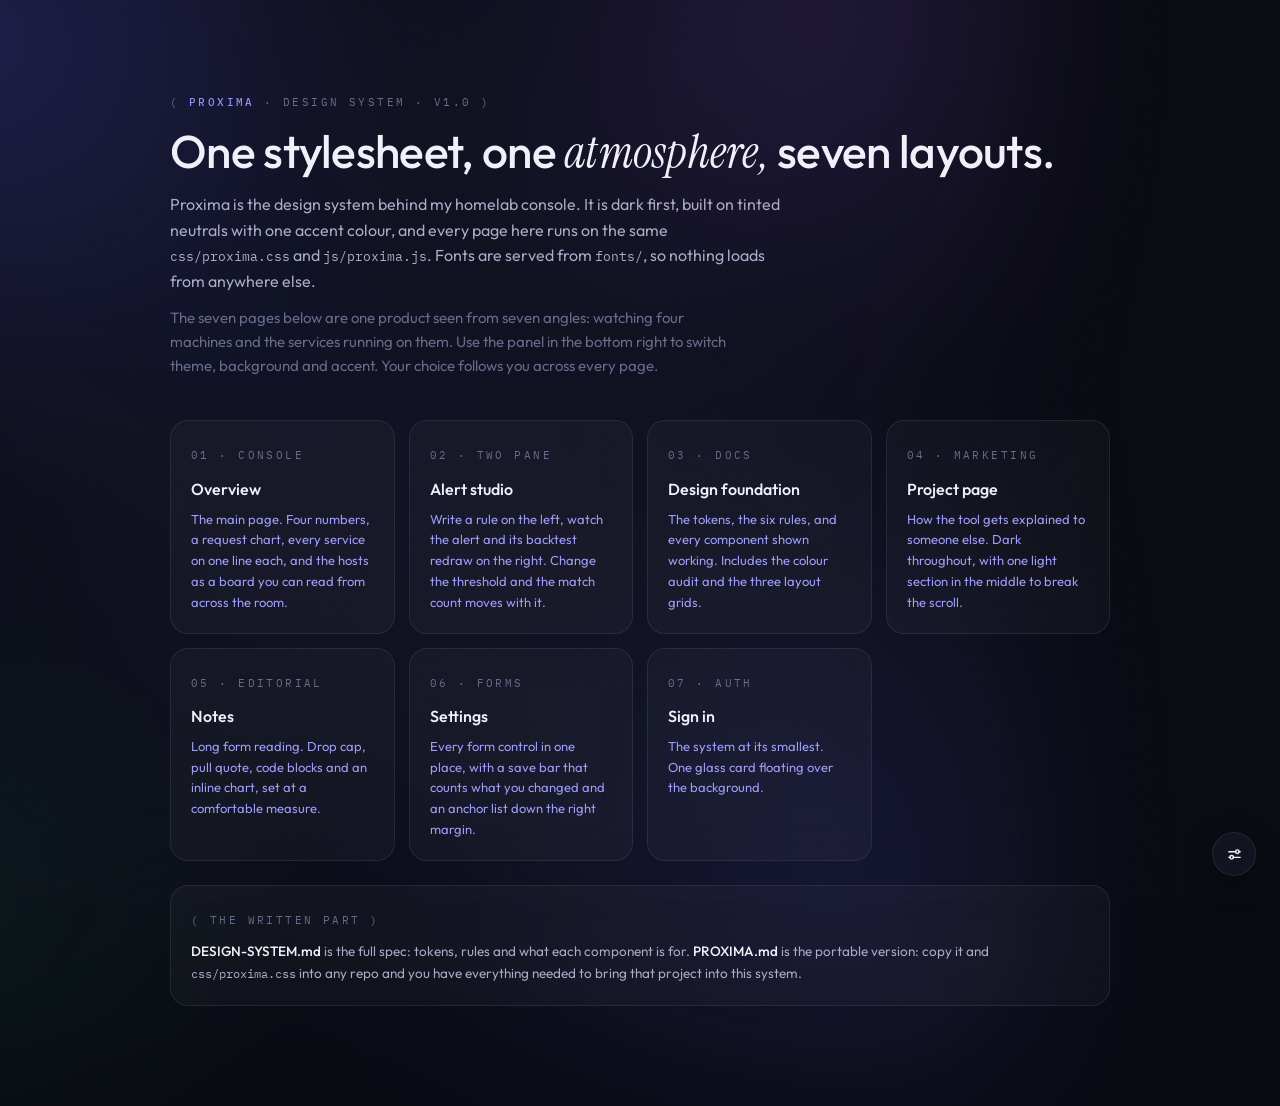
<file: index.html>
<!DOCTYPE html>
<html lang="en">

<head>
  <meta charset="utf-8">
  <meta name="viewport"
        content="width=device-width, initial-scale=1">
  <title>Proxima Design System</title>
  <link rel="stylesheet"
        href="css/proxima.css">
  <script>(function () { try { var h = document.documentElement, t = localStorage.getItem('proxima-theme'), a = localStorage.getItem('proxima-accent'), b = localStorage.getItem('proxima-bg'); if (t === 'light') h.classList.add('theme-light'); if (a && a !== 'indigo') h.classList.add('accent-' + a); if (b === 'flat') h.classList.add('bg-flat'); } catch (e) { } })();</script>
  <script src="js/proxima.js"
          defer></script>
</head>

<body>

  <canvas id="ink"
          width="1400"
          height="900"
          aria-hidden="true"></canvas>
  <div class="grain"
       aria-hidden="true"></div>

  <div style="position:relative;z-index:2;max-width:1000px;margin:0 auto;padding:60px 30px 100px">
    <div class="docs-hero"
         style="max-width:100%">
      <div class="eyebrow">( <b>PROXIMA</b> · DESIGN SYSTEM · v1.0 )</div>
      <h1>One stylesheet, one <em class="serif-em">atmosphere,</em> seven layouts.</h1>
      <p class="lede"
         style="margin-top:14px;font-size:16px;max-width:56ch">Proxima is the design system behind my homelab console.
        It is dark first, built on tinted neutrals with one accent colour, and every page here runs on the same <code
              style="font-family:var(--font-mono);font-size:13px">css/proxima.css</code> and <code
              style="font-family:var(--font-mono);font-size:13px">js/proxima.js</code>. Fonts are served from <code
              style="font-family:var(--font-mono);font-size:13px">fonts/</code>, so nothing loads from anywhere else.
      </p>
      <p class="lede"
         style="margin-top:12px;font-size:15px;max-width:56ch;color:var(--ink-low)">The seven pages below are one
        product seen from seven angles: watching four machines and the services running on them. Use the panel in the
        bottom right to switch theme, background and accent. Your choice follows you across every page.</p>
    </div>

    <div class="grid g3"
         style="margin-top:34px">
      <a class="card"
         href="dashboard.html"
         style="text-decoration:none">
        <span class="eyebrow">01 · CONSOLE</span>
        <h3 style="font-size:16px;font-weight:540;color:var(--ink-hi);margin:10px 0 6px">Overview</h3>
        <p style="font-size:13px">The main page. Four numbers, a request chart, every service on one line each, and the
          hosts as a board you can read from across the room.</p>
      </a>
      <a class="card"
         href="studio.html"
         style="text-decoration:none">
        <span class="eyebrow">02 · TWO PANE</span>
        <h3 style="font-size:16px;font-weight:540;color:var(--ink-hi);margin:10px 0 6px">Alert studio</h3>
        <p style="font-size:13px">Write a rule on the left, watch the alert and its backtest redraw on the right. Change
          the threshold and the match count moves with it.</p>
      </a>
      <a class="card"
         href="docs.html"
         style="text-decoration:none">
        <span class="eyebrow">03 · DOCS</span>
        <h3 style="font-size:16px;font-weight:540;color:var(--ink-hi);margin:10px 0 6px">Design foundation</h3>
        <p style="font-size:13px">The tokens, the six rules, and every component shown working. Includes the colour
          audit and the three layout grids.</p>
      </a>
      <a class="card"
         href="landing.html"
         style="text-decoration:none">
        <span class="eyebrow">04 · MARKETING</span>
        <h3 style="font-size:16px;font-weight:540;color:var(--ink-hi);margin:10px 0 6px">Project page</h3>
        <p style="font-size:13px">How the tool gets explained to someone else. Dark throughout, with one light section
          in the middle to break the scroll.</p>
      </a>
      <a class="card"
         href="article.html"
         style="text-decoration:none">
        <span class="eyebrow">05 · EDITORIAL</span>
        <h3 style="font-size:16px;font-weight:540;color:var(--ink-hi);margin:10px 0 6px">Notes</h3>
        <p style="font-size:13px">Long form reading. Drop cap, pull quote, code blocks and an inline chart, set at a
          comfortable measure.</p>
      </a>
      <a class="card"
         href="settings.html"
         style="text-decoration:none">
        <span class="eyebrow">06 · FORMS</span>
        <h3 style="font-size:16px;font-weight:540;color:var(--ink-hi);margin:10px 0 6px">Settings</h3>
        <p style="font-size:13px">Every form control in one place, with a save bar that counts what you changed and an
          anchor list down the right margin.</p>
      </a>
      <a class="card"
         href="login.html"
         style="text-decoration:none">
        <span class="eyebrow">07 · AUTH</span>
        <h3 style="font-size:16px;font-weight:540;color:var(--ink-hi);margin:10px 0 6px">Sign in</h3>
        <p style="font-size:13px">The system at its smallest. One glass card floating over the background.</p>
      </a>
    </div>

    <div class="card u-mt-3">
      <span class="eyebrow">( THE WRITTEN PART )</span>
      <p style="font-size:13.5px;margin-top:10px"><strong
                style="color:var(--ink-hi);font-weight:520">DESIGN-SYSTEM.md</strong> is the full spec: tokens, rules
        and what each component is for. <strong style="color:var(--ink-hi);font-weight:520">PROXIMA.md</strong> is the
        portable version: copy it and <code style="font-family:var(--font-mono);font-size:12px">css/proxima.css</code>
        into any repo and you have everything needed to bring that project into this system.</p>
    </div>
  </div>

  <div class="fab"
       id="fab">
    <div class="fab-panel"
         role="group"
         aria-label="Display options">
      <div class="fab-row"><span>Theme</span>
        <div class="fseg"
             role="group"
             aria-label="Theme"><button id="th-dark"
                  class="on"
                  type="button">Dark</button><button id="th-light"
                  type="button">Light</button></div>
      </div>
      <div class="fab-row"><span>Background</span>
        <div class="fseg"
             role="group"
             aria-label="Background"><button id="bg-ink"
                  class="on"
                  type="button">Ink</button><button id="bg-flat"
                  type="button">Flat</button></div>
      </div>
      <div class="fab-row"><span>Accent</span>
        <div class="fseg-dots"
             role="group"
             aria-label="Accent color">
          <button id="ac-indigo"
                  class="dot on"
                  style="--dc:#8D8DF5"
                  type="button"
                  aria-label="Indigo accent"></button>
          <button id="ac-teal"
                  class="dot"
                  style="--dc:#5FD3C8"
                  type="button"
                  aria-label="Teal accent"></button>
          <button id="ac-ember"
                  class="dot"
                  style="--dc:#F2A566"
                  type="button"
                  aria-label="Ember accent"></button>
          <button id="ac-lime"
                  class="dot"
                  style="--dc:#CFE763"
                  type="button"
                  aria-label="Lime accent"></button>
        </div>
      </div>
    </div>
    <button class="fab-btn"
            id="fab-toggle"
            type="button"
            aria-expanded="false"
            aria-label="Display options">
      <svg width="17"
           height="17"
           viewBox="0 0 24 24"
           fill="none"
           stroke="currentColor"
           stroke-width="2"
           stroke-linecap="round"
           aria-hidden="true">
        <path d="M4 8h10M18 8h2M4 16h2M10 16h10" />
        <circle cx="16"
                cy="8"
                r="2.5" />
        <circle cx="8"
                cy="16"
                r="2.5" />
      </svg>
    </button>
  </div>

</body>

</html>
</file>
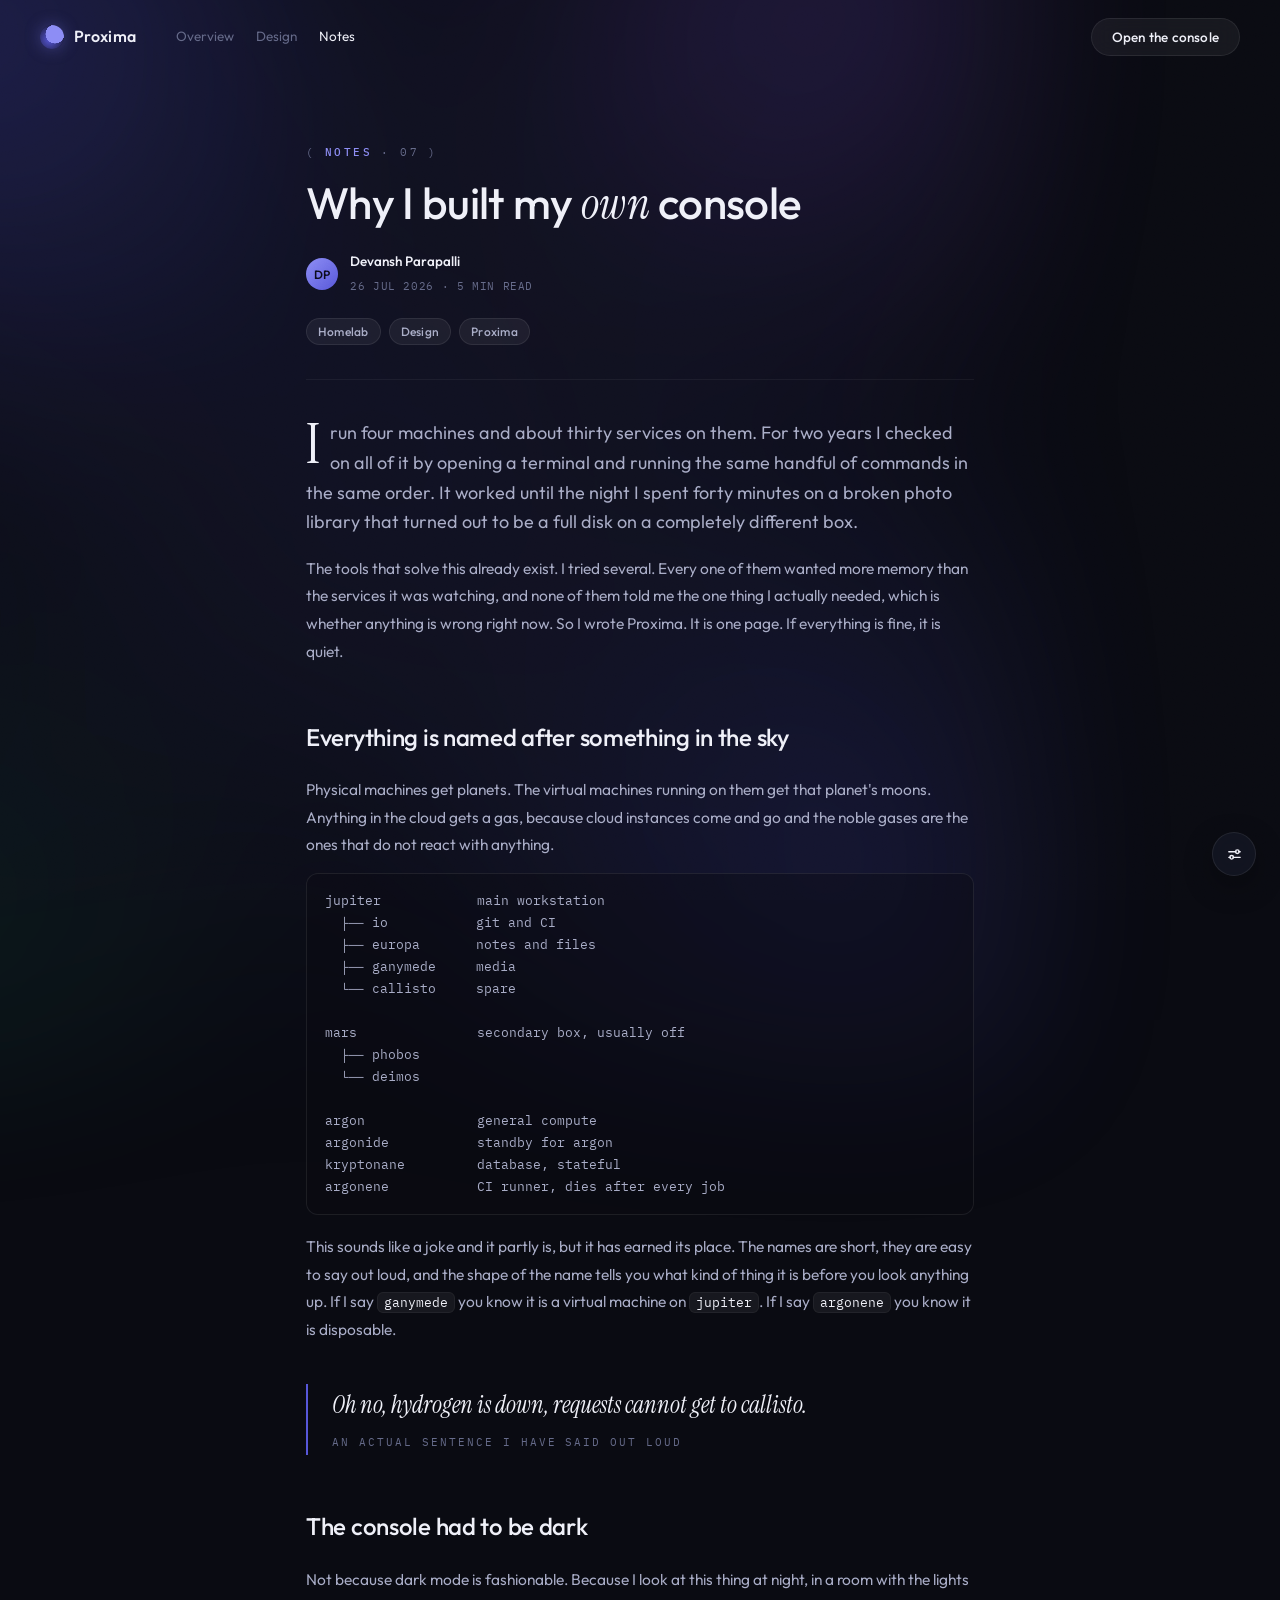
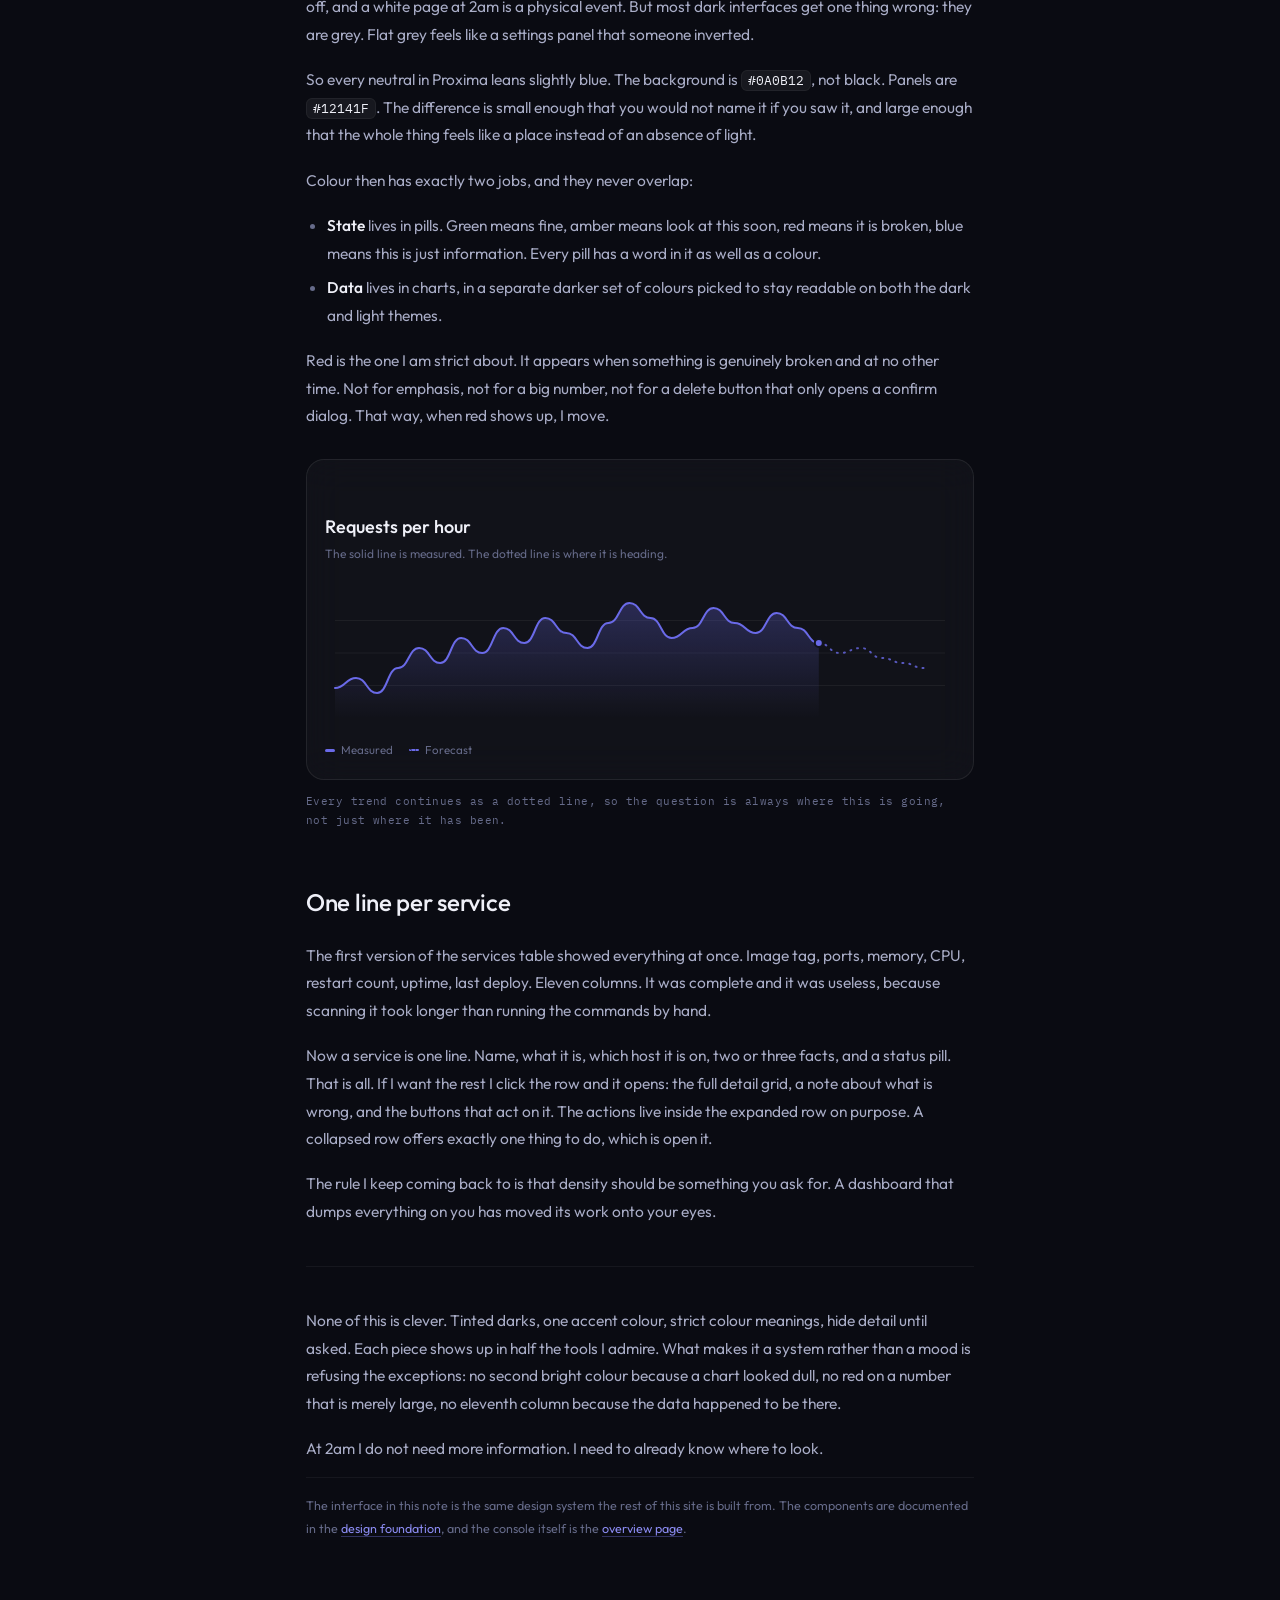
<file: article.html>
<!DOCTYPE html>
<html lang="en">
<head>
<meta charset="utf-8">
<meta name="viewport" content="width=device-width, initial-scale=1">
<title>Proxima · Why I built my own console</title>
<link rel="stylesheet" href="css/proxima.css">
<script>(function(){try{var h=document.documentElement,t=localStorage.getItem('proxima-theme'),a=localStorage.getItem('proxima-accent'),b=localStorage.getItem('proxima-bg');if(t==='light')h.classList.add('theme-light');if(a&&a!=='indigo')h.classList.add('accent-'+a);if(b==='flat')h.classList.add('bg-flat');}catch(e){}})();</script>
<script src="js/proxima.js" defer></script>
</head>
<body>

<canvas id="ink" width="1400" height="900" aria-hidden="true"></canvas>
<div class="grain" aria-hidden="true"></div>

<nav class="top">
  <a class="logo" href="index.html"><span class="orb" aria-hidden="true"></span>Proxima</a>
  <span class="links" id="site-links">
    <a href="landing.html">Overview</a>
    <a href="docs.html">Design</a>
    <a href="#" class="on">Notes</a>
  </span>
  <span class="cta"><a class="btn btn-glass" href="dashboard.html">Open the console</a></span>
  <button class="navtoggle" type="button" data-nav-toggle="#site-links" data-nav-breakpoint="720" aria-label="Open navigation" aria-expanded="false"><svg width="17" height="17" viewBox="0 0 24 24" fill="none" stroke="currentColor" stroke-width="2" stroke-linecap="round" aria-hidden="true"><path d="M4 7h16M4 12h16M4 17h16"/></svg></button>
</nav>

<article class="article-page">
  <header class="article-head">
    <div class="eyebrow">( <b>NOTES</b> · 07 )</div>
    <h1>Why I built my <em class="serif-em">own</em> console</h1>
    <div class="byline">
      <span class="av">DP</span>
      <div class="who">
        <b>Devansh Parapalli</b>
        <span>26 JUL 2026 · 5 MIN READ</span>
      </div>
    </div>
    <div class="tags">
      <span class="pill pill-mute">Homelab</span>
      <span class="pill pill-mute">Design</span>
      <span class="pill pill-mute">Proxima</span>
    </div>
  </header>

  <div class="prose">
    <p class="lede">I run four machines and about thirty services on them. For two years I checked on all of it by opening a terminal and running the same handful of commands in the same order. It worked until the night I spent forty minutes on a broken photo library that turned out to be a full disk on a completely different box.</p>

    <p>The tools that solve this already exist. I tried several. Every one of them wanted more memory than the services it was watching, and none of them told me the one thing I actually needed, which is whether anything is wrong right now. So I wrote Proxima. It is one page. If everything is fine, it is quiet.</p>

    <h2>Everything is named after something in the sky</h2>

    <p>Physical machines get planets. The virtual machines running on them get that planet's moons. Anything in the cloud gets a gas, because cloud instances come and go and the noble gases are the ones that do not react with anything.</p>

    <pre><code>jupiter            main workstation
  ├── io           git and CI
  ├── europa       notes and files
  ├── ganymede     media
  └── callisto     spare

mars               secondary box, usually off
  ├── phobos
  └── deimos

argon              general compute
argonide           standby for argon
kryptonane         database, stateful
argonene           CI runner, dies after every job</code></pre>

    <p>This sounds like a joke and it partly is, but it has earned its place. The names are short, they are easy to say out loud, and the shape of the name tells you what kind of thing it is before you look anything up. If I say <code>ganymede</code> you know it is a virtual machine on <code>jupiter</code>. If I say <code>argonene</code> you know it is disposable.</p>

    <blockquote>
      Oh no, hydrogen is down, requests cannot get to callisto.
      <footer>an actual sentence I have said out loud</footer>
    </blockquote>

    <h2>The console had to be dark</h2>

    <p>Not because dark mode is fashionable. Because I look at this thing at night, in a room with the lights off, and a white page at 2am is a physical event. But most dark interfaces get one thing wrong: they are grey. Flat grey feels like a settings panel that someone inverted.</p>

    <p>So every neutral in Proxima leans slightly blue. The background is <code>#0A0B12</code>, not black. Panels are <code>#12141F</code>. The difference is small enough that you would not name it if you saw it, and large enough that the whole thing feels like a place instead of an absence of light.</p>

    <p>Colour then has exactly two jobs, and they never overlap:</p>

    <ul>
      <li><strong>State</strong> lives in pills. Green means fine, amber means look at this soon, red means it is broken, blue means this is just information. Every pill has a word in it as well as a colour.</li>
      <li><strong>Data</strong> lives in charts, in a separate darker set of colours picked to stay readable on both the dark and light themes.</li>
    </ul>

    <p>Red is the one I am strict about. It appears when something is genuinely broken and at no other time. Not for emphasis, not for a big number, not for a delete button that only opens a confirm dialog. That way, when red shows up, I move.</p>

    <figure>
      <div class="card chart-card" style="padding:18px">
        <h3>Requests per hour</h3>
        <div class="sub">The solid line is measured. The dotted line is where it is heading.</div>
        <div class="chart-wrap">
          <svg id="art-spark" class="spark" viewBox="0 0 560 150" role="img" aria-label="Requests per hour with a forecast"></svg>
          <div class="tooltip" id="tt-art"></div>
        </div>
        <div class="legend"><span class="li"><i></i>Measured</span><span class="li fc"><i></i>Forecast</span></div>
      </div>
      <figcaption>Every trend continues as a dotted line, so the question is always where this is going, not just where it has been.</figcaption>
    </figure>

    <h2>One line per service</h2>

    <p>The first version of the services table showed everything at once. Image tag, ports, memory, CPU, restart count, uptime, last deploy. Eleven columns. It was complete and it was useless, because scanning it took longer than running the commands by hand.</p>

    <p>Now a service is one line. Name, what it is, which host it is on, two or three facts, and a status pill. That is all. If I want the rest I click the row and it opens: the full detail grid, a note about what is wrong, and the buttons that act on it. The actions live inside the expanded row on purpose. A collapsed row offers exactly one thing to do, which is open it.</p>

    <p>The rule I keep coming back to is that density should be something you ask for. A dashboard that dumps everything on you has moved its work onto your eyes.</p>

    <hr>

    <p>None of this is clever. Tinted darks, one accent colour, strict colour meanings, hide detail until asked. Each piece shows up in half the tools I admire. What makes it a system rather than a mood is refusing the exceptions: no second bright colour because a chart looked dull, no red on a number that is merely large, no eleventh column because the data happened to be there.</p>

    <p>At 2am I do not need more information. I need to already know where to look.</p>

    <p class="foot-note">The interface in this note is the same design system the rest of this site is built from. The components are documented in the <a href="docs.html">design foundation</a>, and the console itself is the <a href="dashboard.html">overview page</a>.</p>
  </div>
</article>

<div class="fab" id="fab">
  <div class="fab-panel" role="group" aria-label="Display options">
    <div class="fab-row"><span>Theme</span>
      <div class="fseg" role="group" aria-label="Theme"><button id="th-dark" class="on" type="button">Dark</button><button id="th-light" type="button">Light</button></div>
    </div>
    <div class="fab-row"><span>Background</span>
      <div class="fseg" role="group" aria-label="Background"><button id="bg-ink" class="on" type="button">Ink</button><button id="bg-flat" type="button">Flat</button></div>
    </div>
    <div class="fab-row"><span>Accent</span>
      <div class="fseg-dots" role="group" aria-label="Accent color">
        <button id="ac-indigo" class="dot on" style="--dc:#8D8DF5" type="button" aria-label="Indigo accent"></button>
        <button id="ac-teal" class="dot" style="--dc:#5FD3C8" type="button" aria-label="Teal accent"></button>
        <button id="ac-ember" class="dot" style="--dc:#F2A566" type="button" aria-label="Ember accent"></button>
        <button id="ac-lime" class="dot" style="--dc:#CFE763" type="button" aria-label="Lime accent"></button>
      </div>
    </div>
  </div>
  <button class="fab-btn" id="fab-toggle" type="button" aria-expanded="false" aria-label="Display options">
    <svg width="17" height="17" viewBox="0 0 24 24" fill="none" stroke="currentColor" stroke-width="2" stroke-linecap="round" aria-hidden="true"><path d="M4 8h10M18 8h2M4 16h2M10 16h10"/><circle cx="16" cy="8" r="2.5"/><circle cx="8" cy="16" r="2.5"/></svg>
  </button>
</div>

<script>
window.addEventListener('DOMContentLoaded', function () {
  Proxima.spark(document.getElementById('art-spark'), {
    actual: [14, 16, 13, 18, 22, 19, 24, 21, 26, 23, 28, 25, 22, 27, 31, 28, 24, 26, 30, 27, 25, 29, 26, 23],
    forecast: [23, 21, 22, 20, 19, 18],
    min: 8, max: 34,
    tooltip: document.getElementById('tt-art'),
    unit: 'k req'
  });
});
</script>
</body>
</html>
</file>
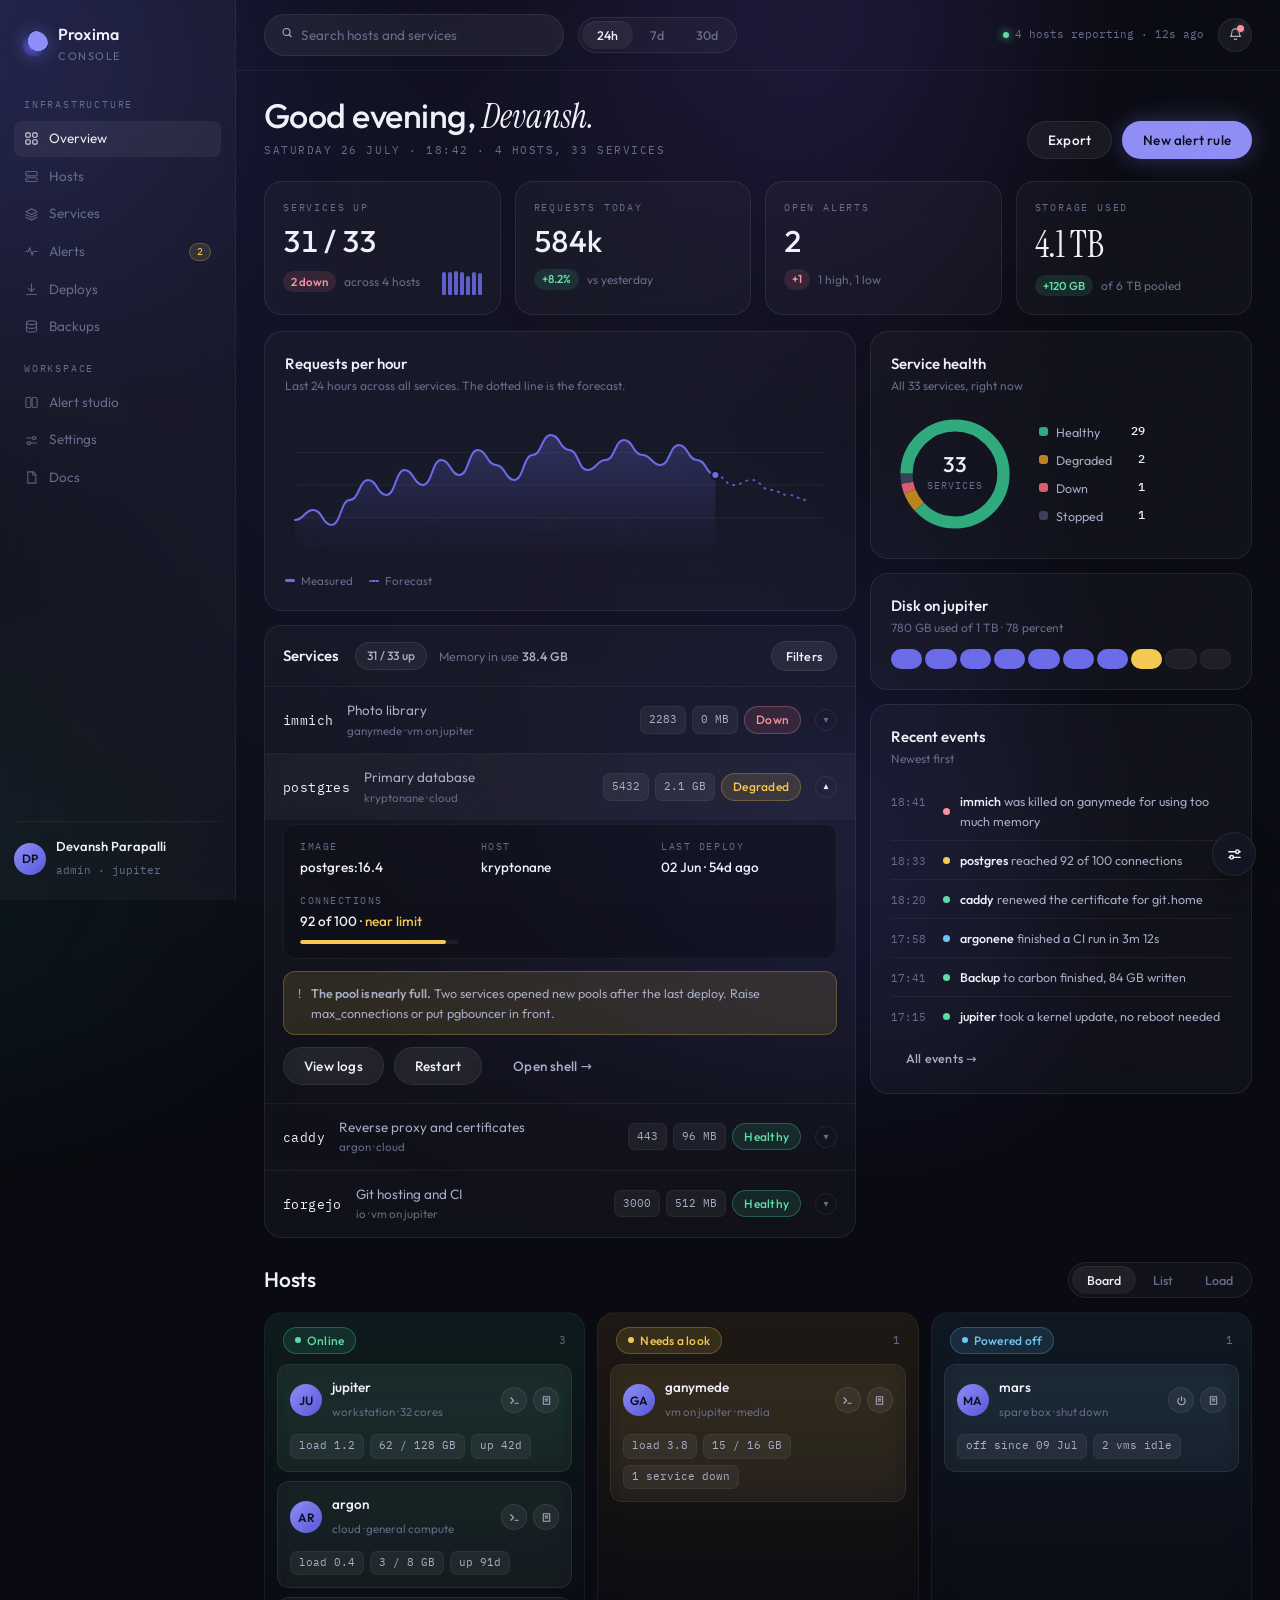
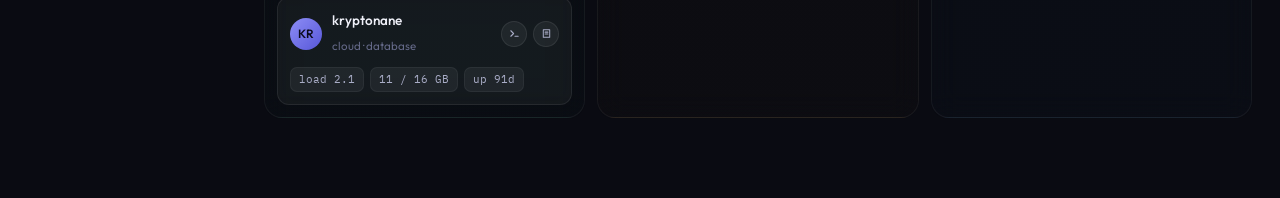
<file: dashboard.html>
<!DOCTYPE html>
<html lang="en">
<head>
<meta charset="utf-8">
<meta name="viewport" content="width=device-width, initial-scale=1">
<title>Proxima · Overview</title>
<link rel="stylesheet" href="css/proxima.css">
<script>(function(){try{var h=document.documentElement,t=localStorage.getItem('proxima-theme'),a=localStorage.getItem('proxima-accent'),b=localStorage.getItem('proxima-bg');if(t==='light')h.classList.add('theme-light');if(a&&a!=='indigo')h.classList.add('accent-'+a);if(b==='flat')h.classList.add('bg-flat');}catch(e){}})();</script>
<script src="js/proxima.js" defer></script>
</head>
<body>

<canvas id="ink" width="1400" height="900" aria-hidden="true"></canvas>
<div class="grain" aria-hidden="true"></div>

<div class="shell">
  <aside class="side" id="app-nav">
    <a class="brand" href="index.html"><span class="orb" aria-hidden="true"></span><span>Proxima<small>Console</small></span></a>
    <span class="rail-label">Infrastructure</span>
    <nav aria-label="Infrastructure">
      <a href="#" class="on"><svg width="15" height="15" viewBox="0 0 24 24" fill="none" stroke="currentColor" stroke-width="1.8" stroke-linecap="round" aria-hidden="true"><rect x="3" y="3" width="7" height="7" rx="2"/><rect x="14" y="3" width="7" height="7" rx="2"/><rect x="3" y="14" width="7" height="7" rx="2"/><rect x="14" y="14" width="7" height="7" rx="2"/></svg>Overview</a>
      <a href="#"><svg width="15" height="15" viewBox="0 0 24 24" fill="none" stroke="currentColor" stroke-width="1.8" stroke-linecap="round" stroke-linejoin="round" aria-hidden="true"><rect x="3" y="4" width="18" height="7" rx="2"/><rect x="3" y="14" width="18" height="6" rx="2"/><path d="M7 7.5h.01M7 17h.01"/></svg>Hosts</a>
      <a href="#"><svg width="15" height="15" viewBox="0 0 24 24" fill="none" stroke="currentColor" stroke-width="1.8" stroke-linecap="round" stroke-linejoin="round" aria-hidden="true"><path d="M12 3 3 7.5 12 12l9-4.5L12 3z"/><path d="M3 16.5 12 21l9-4.5M3 12l9 4.5L21 12"/></svg>Services</a>
      <a href="#"><svg width="15" height="15" viewBox="0 0 24 24" fill="none" stroke="currentColor" stroke-width="1.8" stroke-linecap="round" stroke-linejoin="round" aria-hidden="true"><path d="M3 12h4l2-6 4 12 2-6h6"/></svg>Alerts<span class="badge">2</span></a>
      <a href="#"><svg width="15" height="15" viewBox="0 0 24 24" fill="none" stroke="currentColor" stroke-width="1.8" stroke-linecap="round" stroke-linejoin="round" aria-hidden="true"><path d="M12 3v12"/><path d="m7.5 10.5 4.5 4.5 4.5-4.5"/><path d="M4 20h16"/></svg>Deploys</a>
      <a href="#"><svg width="15" height="15" viewBox="0 0 24 24" fill="none" stroke="currentColor" stroke-width="1.8" stroke-linecap="round" stroke-linejoin="round" aria-hidden="true"><ellipse cx="12" cy="6" rx="8" ry="3"/><path d="M4 6v12c0 1.7 3.6 3 8 3s8-1.3 8-3V6"/><path d="M4 12c0 1.7 3.6 3 8 3s8-1.3 8-3"/></svg>Backups</a>
    </nav>
    <span class="rail-label">Workspace</span>
    <nav aria-label="Workspace">
      <a href="studio.html"><svg width="15" height="15" viewBox="0 0 24 24" fill="none" stroke="currentColor" stroke-width="1.8" stroke-linecap="round" stroke-linejoin="round" aria-hidden="true"><rect x="3" y="4" width="8" height="16" rx="2"/><rect x="13" y="4" width="8" height="16" rx="2"/></svg>Alert studio</a>
      <a href="settings.html"><svg width="15" height="15" viewBox="0 0 24 24" fill="none" stroke="currentColor" stroke-width="1.8" stroke-linecap="round" aria-hidden="true"><path d="M4 8h10M18 8h2M4 16h2M10 16h10"/><circle cx="16" cy="8" r="2.5"/><circle cx="8" cy="16" r="2.5"/></svg>Settings</a>
      <a href="docs.html"><svg width="15" height="15" viewBox="0 0 24 24" fill="none" stroke="currentColor" stroke-width="1.8" stroke-linecap="round" stroke-linejoin="round" aria-hidden="true"><path d="M6 3h9l4 4v14H6z"/><path d="M14 3v5h5"/></svg>Docs</a>
    </nav>
    <div class="foot">
      <span class="av">DP</span>
      <div class="who"><b>Devansh Parapalli</b><span>admin · jupiter</span></div>
    </div>
  </aside>

  <div>
    <div class="topbar">
      <button class="navtoggle" type="button" data-nav-toggle="#app-nav" aria-label="Open navigation" aria-expanded="false"><svg width="17" height="17" viewBox="0 0 24 24" fill="none" stroke="currentColor" stroke-width="2" stroke-linecap="round" aria-hidden="true"><path d="M4 7h16M4 12h16M4 17h16"/></svg></button>
      <a class="brand brand-sm" href="index.html"><span class="orb" aria-hidden="true"></span><span>Proxima</span></a>
      <label class="input"><span aria-hidden="true"><svg width="13" height="13" viewBox="0 0 24 24" fill="none" stroke="currentColor" stroke-width="2.2" stroke-linecap="round" aria-hidden="true"><circle cx="11" cy="11" r="7"/><path d="m20.5 20.5-4.5-4.5"/></svg></span><input type="text" placeholder="Search hosts and services"></label>
      <div class="seg" role="group" aria-label="Time range"><button class="on" type="button">24h</button><button type="button">7d</button><button type="button">30d</button></div>
      <div class="right">
        <span class="live"><i></i>4 hosts reporting · 12s ago</span>
        <button class="iconbtn" type="button" aria-label="Alerts"><svg width="15" height="15" viewBox="0 0 24 24" fill="none" stroke="currentColor" stroke-width="1.8" stroke-linecap="round" stroke-linejoin="round" aria-hidden="true"><path d="M6 9a6 6 0 1 1 12 0c0 5 2 6 2 6H4s2-1 2-6"/><path d="M10 19a2.5 2.5 0 0 0 4 0"/></svg><span class="bdot" aria-hidden="true"></span></button>
      </div>
    </div>

    <main class="main">
      <div class="page-head">
        <div>
          <h1>Good evening, <em class="serif-em">Devansh.</em></h1>
          <div class="when">Saturday 26 July · 18:42 · 4 hosts, 33 services</div>
        </div>
        <div class="actions">
          <button class="btn btn-glass" type="button">Export</button>
          <a class="btn btn-primary" href="studio.html">New alert rule</a>
        </div>
      </div>

      <!-- KPI band -->
      <div class="grid g4">
        <div class="kpi">
          <div class="k-label">Services up</div>
          <div class="k-val">31 / 33</div>
          <div class="k-foot"><span class="delta down">2 down</span><span>across 4 hosts</span>
            <span class="sparkbars" aria-hidden="true"><i style="height:88%"></i><i style="height:88%"></i><i style="height:92%"></i><i style="height:88%"></i><i style="height:74%"></i><i style="height:88%"></i><i style="height:82%"></i></span>
          </div>
        </div>
        <div class="kpi">
          <div class="k-label">Requests today</div>
          <div class="k-val">584k</div>
          <div class="k-foot"><span class="delta up">+8.2%</span><span>vs yesterday</span></div>
        </div>
        <div class="kpi">
          <div class="k-label">Open alerts</div>
          <div class="k-val">2</div>
          <div class="k-foot"><span class="delta down">+1</span><span>1 high, 1 low</span></div>
        </div>
        <div class="kpi kpi-serif">
          <div class="k-label">Storage used</div>
          <div class="k-val">4.1 TB</div>
          <div class="k-foot"><span class="delta up">+120 GB</span><span>of 6 TB pooled</span></div>
        </div>
      </div>

      <!-- two columns that flow independently, so the table never leaves a hole -->
      <div class="cols-main u-mt-2">
        <div class="stack">
          <div class="card chart-card">
            <h3>Requests per hour</h3>
            <div class="sub">Last 24 hours across all services. The dotted line is the forecast.</div>
            <div class="chart-wrap">
              <svg id="dash-spark" class="spark" viewBox="0 0 560 150" role="img" aria-label="Requests per hour over the last 24 hours, with a 6 hour forecast"></svg>
              <div class="tooltip" id="tt-dash"></div>
            </div>
            <div class="legend"><span class="li"><i></i>Measured</span><span class="li fc"><i></i>Forecast</span></div>
          </div>

          <div class="xtable">
            <header>
              <h3>Services</h3>
              <span class="pill pill-mute">31 / 33 up</span>
              <span class="sum">Memory in use <b>38.4 GB</b></span>
              <span style="margin-left:auto"></span>
              <button class="btn btn-glass btn-sm" type="button">Filters</button>
            </header>
            <div class="xrow" id="r1">
              <button type="button" aria-expanded="false" aria-controls="r1b">
                <span class="id">immich</span>
                <span class="desc">Photo library<small>ganymede · vm on jupiter</small></span>
                <span class="chips"><span class="chip-f">2283</span><span class="chip-f">0 MB</span><span class="pill pill-rose">Down</span></span>
                <span class="chev" aria-hidden="true">▾</span>
              </button>
              <div class="xbody" id="r1b" role="region" aria-label="immich details">
                <div class="xdetail">
                  <div class="f"><label>Image</label><div>immich:v1.119</div></div>
                  <div class="f"><label>Host</label><div>ganymede</div></div>
                  <div class="f"><label>Last deploy</label><div>14 Jul · 12d ago</div></div>
                  <div class="f"><label>Memory limit</label><div>4.0 GB · <span style="color:var(--rose)">exceeded</span><span class="riskbar"><i style="width:100%;background:var(--rose)"></i></span></div></div>
                </div>
                <div class="callout callout-rose"><span aria-hidden="true">!</span><span><b>Killed at 18:12.</b> <span>It went over its memory limit while transcoding. Either raise the limit or cap the number of transcode workers.</span></span></div>
                <div class="xactions"><button class="btn btn-glass" type="button">View logs</button><button class="btn btn-glass" type="button">Restart</button><button class="btn btn-ghost" type="button">Open shell →</button></div>
              </div>
            </div>
            <div class="xrow open" id="r2">
              <button type="button" aria-expanded="true" aria-controls="r2b">
                <span class="id">postgres</span>
                <span class="desc">Primary database<small>kryptonane · cloud</small></span>
                <span class="chips"><span class="chip-f">5432</span><span class="chip-f">2.1 GB</span><span class="pill pill-amber">Degraded</span></span>
                <span class="chev" aria-hidden="true">▾</span>
              </button>
              <div class="xbody" id="r2b" role="region" aria-label="postgres details">
                <div class="xdetail">
                  <div class="f"><label>Image</label><div>postgres:16.4</div></div>
                  <div class="f"><label>Host</label><div>kryptonane</div></div>
                  <div class="f"><label>Last deploy</label><div>02 Jun · 54d ago</div></div>
                  <div class="f"><label>Connections</label><div>92 of 100 · <span style="color:var(--amber)">near limit</span><span class="riskbar"><i style="width:92%;background:var(--amber)"></i></span></div></div>
                </div>
                <div class="callout"><span aria-hidden="true">!</span><span><b>The pool is nearly full.</b> <span>Two services opened new pools after the last deploy. Raise max_connections or put pgbouncer in front.</span></span></div>
                <div class="xactions"><button class="btn btn-glass" type="button">View logs</button><button class="btn btn-glass" type="button">Restart</button><button class="btn btn-ghost" type="button">Open shell →</button></div>
              </div>
            </div>
            <div class="xrow" id="r3">
              <button type="button" aria-expanded="false" aria-controls="r3b">
                <span class="id">caddy</span>
                <span class="desc">Reverse proxy and certificates<small>argon · cloud</small></span>
                <span class="chips"><span class="chip-f">443</span><span class="chip-f">96 MB</span><span class="pill pill-mint">Healthy</span></span>
                <span class="chev" aria-hidden="true">▾</span>
              </button>
              <div class="xbody" id="r3b" role="region" aria-label="caddy details">
                <div class="xdetail">
                  <div class="f"><label>Image</label><div>caddy:2.8</div></div>
                  <div class="f"><label>Host</label><div>argon</div></div>
                  <div class="f"><label>Last deploy</label><div>21 Jul · 5d ago</div></div>
                  <div class="f"><label>Uptime</label><div>5d 6h · <span style="color:var(--mint)">stable</span><span class="riskbar"><i style="width:8%"></i></span></div></div>
                </div>
                <div class="callout callout-sky"><span aria-hidden="true">*</span><span><b>Renews 14 certificates.</b> <span>The next one is git.home, due in 31 days.</span></span></div>
                <div class="xactions"><button class="btn btn-glass" type="button">View logs</button><button class="btn btn-glass" type="button">Restart</button><button class="btn btn-ghost" type="button">Open shell →</button></div>
              </div>
            </div>
            <div class="xrow" id="r4">
              <button type="button" aria-expanded="false" aria-controls="r4b">
                <span class="id">forgejo</span>
                <span class="desc">Git hosting and CI<small>io · vm on jupiter</small></span>
                <span class="chips"><span class="chip-f">3000</span><span class="chip-f">512 MB</span><span class="pill pill-mint">Healthy</span></span>
                <span class="chev" aria-hidden="true">▾</span>
              </button>
              <div class="xbody" id="r4b" role="region" aria-label="forgejo details">
                <div class="xdetail">
                  <div class="f"><label>Image</label><div>forgejo:9.0</div></div>
                  <div class="f"><label>Host</label><div>io</div></div>
                  <div class="f"><label>Last deploy</label><div>19 Jul · 7d ago</div></div>
                  <div class="f"><label>Uptime</label><div>7d 2h · <span style="color:var(--mint)">stable</span><span class="riskbar"><i style="width:6%"></i></span></div></div>
                </div>
                <div class="xactions"><button class="btn btn-glass" type="button">View logs</button><button class="btn btn-glass" type="button">Restart</button><button class="btn btn-ghost" type="button">Open shell →</button></div>
              </div>
            </div>
          </div>
        </div>

        <div class="stack">
          <div class="card chart-card">
            <h3>Service health</h3>
            <div class="sub">All 33 services, right now</div>
            <div class="donut-wrap">
              <svg class="donut" viewBox="0 0 42 42" role="img" aria-label="Service health: 88 percent healthy, 6 percent degraded, 3 percent down, 3 percent stopped">
                <g transform="rotate(-90 21 21)">
                  <!-- stroke goes through style, not a presentation attribute: WebKit does
                       not substitute custom properties in presentation attributes -->
                  <circle cx="21" cy="21" r="15.9155" fill="none" style="stroke: var(--ch-2)" stroke-width="4" stroke-dasharray="88 12" stroke-dashoffset="25"/>
                  <circle cx="21" cy="21" r="15.9155" fill="none" style="stroke: var(--ch-3)" stroke-width="4" stroke-dasharray="6 94" stroke-dashoffset="37"/>
                  <circle cx="21" cy="21" r="15.9155" fill="none" style="stroke: var(--ch-4)" stroke-width="4" stroke-dasharray="3 97" stroke-dashoffset="31"/>
                  <circle cx="21" cy="21" r="15.9155" fill="none" style="stroke: var(--ch-neutral)" stroke-width="4" stroke-dasharray="3 97" stroke-dashoffset="28"/>
                </g>
                <text x="21" y="20.5" text-anchor="middle" style="font: 500 7px var(--font-ui); fill: var(--ink-hi)">33</text>
                <text x="21" y="26" text-anchor="middle" style="font: 400 3.4px var(--font-mono); letter-spacing: .3px; fill: var(--ink-low)">SERVICES</text>
              </svg>
              <div class="donut-legend">
                <span class="li"><i style="background:var(--ch-2)"></i>Healthy<b>29</b></span>
                <span class="li"><i style="background:var(--ch-3)"></i>Degraded<b>2</b></span>
                <span class="li"><i style="background:var(--ch-4)"></i>Down<b>1</b></span>
                <span class="li"><i style="background:var(--ch-neutral)"></i>Stopped<b>1</b></span>
              </div>
            </div>
          </div>

          <div class="card chart-card">
            <h3>Disk on jupiter</h3>
            <div class="sub" style="margin-bottom:0">780 GB used of 1 TB · 78 percent</div>
            <div class="meter" role="img" aria-label="Disk on jupiter is 78 percent full">
              <i class="f"></i><i class="f"></i><i class="f"></i><i class="f"></i><i class="f"></i><i class="f"></i><i class="f"></i><i class="f warn"></i><i></i><i></i>
            </div>
          </div>

          <div class="card chart-card">
            <h3>Recent events</h3>
            <div class="sub">Newest first</div>
            <div class="feed">
              <div class="fitem"><time>18:41</time><span class="fdot rose" aria-hidden="true"></span><p><b>immich</b> was killed on ganymede for using too much memory</p></div>
              <div class="fitem"><time>18:33</time><span class="fdot amber" aria-hidden="true"></span><p><b>postgres</b> reached 92 of 100 connections</p></div>
              <div class="fitem"><time>18:20</time><span class="fdot mint" aria-hidden="true"></span><p><b>caddy</b> renewed the certificate for git.home</p></div>
              <div class="fitem"><time>17:58</time><span class="fdot sky" aria-hidden="true"></span><p><b>argonene</b> finished a CI run in 3m 12s</p></div>
              <div class="fitem"><time>17:41</time><span class="fdot mint" aria-hidden="true"></span><p><b>Backup</b> to carbon finished, 84 GB written</p></div>
              <div class="fitem"><time>17:15</time><span class="fdot mint" aria-hidden="true"></span><p><b>jupiter</b> took a kernel update, no reboot needed</p></div>
            </div>
            <button class="btn btn-ghost btn-sm u-mt-1" type="button">All events →</button>
          </div>
        </div>
      </div>

      <!-- hosts board -->
      <div class="u-flex u-mt-3" style="margin-bottom:14px">
        <h2>Hosts</h2>
        <span class="u-right"></span>
        <div class="seg" role="group" aria-label="Host view"><button class="on" type="button">Board</button><button type="button">List</button><button type="button">Load</button></div>
      </div>
      <div class="board">
        <div class="col col-mint">
          <header><span class="pill pill-mint"><i class="dot"></i>Online</span><span class="n">3</span></header>
          <div class="pcard"><div class="top"><span class="av">JU</span><div class="who"><b>jupiter</b><span>workstation · 32 cores</span></div><div class="act"><button type="button" aria-label="Open a shell on jupiter"><svg width="11" height="11" viewBox="0 0 24 24" fill="none" stroke="currentColor" stroke-width="2.4" stroke-linecap="round" stroke-linejoin="round" aria-hidden="true"><path d="m4 6 6 6-6 6"/><path d="M13 18h7"/></svg></button><button type="button" aria-label="View logs for jupiter"><svg width="11" height="11" viewBox="0 0 24 24" fill="none" stroke="currentColor" stroke-width="2.2" stroke-linecap="round" stroke-linejoin="round" aria-hidden="true"><path d="M5 4h14v16H5z"/><path d="M9 9h6M9 13h6"/></svg></button></div></div><div class="meta"><span class="chip-f">load 1.2</span><span class="chip-f">62 / 128 GB</span><span class="chip-f">up 42d</span></div></div>
          <div class="pcard"><div class="top"><span class="av">AR</span><div class="who"><b>argon</b><span>cloud · general compute</span></div><div class="act"><button type="button" aria-label="Open a shell on argon"><svg width="11" height="11" viewBox="0 0 24 24" fill="none" stroke="currentColor" stroke-width="2.4" stroke-linecap="round" stroke-linejoin="round" aria-hidden="true"><path d="m4 6 6 6-6 6"/><path d="M13 18h7"/></svg></button><button type="button" aria-label="View logs for argon"><svg width="11" height="11" viewBox="0 0 24 24" fill="none" stroke="currentColor" stroke-width="2.2" stroke-linecap="round" stroke-linejoin="round" aria-hidden="true"><path d="M5 4h14v16H5z"/><path d="M9 9h6M9 13h6"/></svg></button></div></div><div class="meta"><span class="chip-f">load 0.4</span><span class="chip-f">3 / 8 GB</span><span class="chip-f">up 91d</span></div></div>
          <div class="pcard"><div class="top"><span class="av">KR</span><div class="who"><b>kryptonane</b><span>cloud · database</span></div><div class="act"><button type="button" aria-label="Open a shell on kryptonane"><svg width="11" height="11" viewBox="0 0 24 24" fill="none" stroke="currentColor" stroke-width="2.4" stroke-linecap="round" stroke-linejoin="round" aria-hidden="true"><path d="m4 6 6 6-6 6"/><path d="M13 18h7"/></svg></button><button type="button" aria-label="View logs for kryptonane"><svg width="11" height="11" viewBox="0 0 24 24" fill="none" stroke="currentColor" stroke-width="2.2" stroke-linecap="round" stroke-linejoin="round" aria-hidden="true"><path d="M5 4h14v16H5z"/><path d="M9 9h6M9 13h6"/></svg></button></div></div><div class="meta"><span class="chip-f">load 2.1</span><span class="chip-f">11 / 16 GB</span><span class="chip-f">up 91d</span></div></div>
        </div>
        <div class="col col-amber">
          <header><span class="pill pill-amber"><i class="dot"></i>Needs a look</span><span class="n">1</span></header>
          <div class="pcard"><div class="top"><span class="av">GA</span><div class="who"><b>ganymede</b><span>vm on jupiter · media</span></div><div class="act"><button type="button" aria-label="Open a shell on ganymede"><svg width="11" height="11" viewBox="0 0 24 24" fill="none" stroke="currentColor" stroke-width="2.4" stroke-linecap="round" stroke-linejoin="round" aria-hidden="true"><path d="m4 6 6 6-6 6"/><path d="M13 18h7"/></svg></button><button type="button" aria-label="View logs for ganymede"><svg width="11" height="11" viewBox="0 0 24 24" fill="none" stroke="currentColor" stroke-width="2.2" stroke-linecap="round" stroke-linejoin="round" aria-hidden="true"><path d="M5 4h14v16H5z"/><path d="M9 9h6M9 13h6"/></svg></button></div></div><div class="meta"><span class="chip-f">load 3.8</span><span class="chip-f">15 / 16 GB</span><span class="chip-f">1 service down</span></div></div>
        </div>
        <div class="col col-sky">
          <header><span class="pill pill-sky"><i class="dot"></i>Powered off</span><span class="n">1</span></header>
          <div class="pcard"><div class="top"><span class="av">MA</span><div class="who"><b>mars</b><span>spare box · shut down</span></div><div class="act"><button type="button" aria-label="Wake mars"><svg width="11" height="11" viewBox="0 0 24 24" fill="none" stroke="currentColor" stroke-width="2.4" stroke-linecap="round" stroke-linejoin="round" aria-hidden="true"><path d="M12 4v8"/><path d="M6.5 7.5a8 8 0 1 0 11 0"/></svg></button><button type="button" aria-label="View logs for mars"><svg width="11" height="11" viewBox="0 0 24 24" fill="none" stroke="currentColor" stroke-width="2.2" stroke-linecap="round" stroke-linejoin="round" aria-hidden="true"><path d="M5 4h14v16H5z"/><path d="M9 9h6M9 13h6"/></svg></button></div></div><div class="meta"><span class="chip-f">off since 09 Jul</span><span class="chip-f">2 vms idle</span></div></div>
        </div>
      </div>
    </main>
  </div>
</div>

<div class="fab" id="fab">
  <div class="fab-panel" role="group" aria-label="Display options">
    <div class="fab-row"><span>Theme</span>
      <div class="fseg" role="group" aria-label="Theme"><button id="th-dark" class="on" type="button">Dark</button><button id="th-light" type="button">Light</button></div>
    </div>
    <div class="fab-row"><span>Background</span>
      <div class="fseg" role="group" aria-label="Background"><button id="bg-ink" class="on" type="button">Ink</button><button id="bg-flat" type="button">Flat</button></div>
    </div>
    <div class="fab-row"><span>Accent</span>
      <div class="fseg-dots" role="group" aria-label="Accent color">
        <button id="ac-indigo" class="dot on" style="--dc:#8D8DF5" type="button" aria-label="Indigo accent"></button>
        <button id="ac-teal" class="dot" style="--dc:#5FD3C8" type="button" aria-label="Teal accent"></button>
        <button id="ac-ember" class="dot" style="--dc:#F2A566" type="button" aria-label="Ember accent"></button>
        <button id="ac-lime" class="dot" style="--dc:#CFE763" type="button" aria-label="Lime accent"></button>
      </div>
    </div>
  </div>
  <button class="fab-btn" id="fab-toggle" type="button" aria-expanded="false" aria-label="Display options">
    <svg width="17" height="17" viewBox="0 0 24 24" fill="none" stroke="currentColor" stroke-width="2" stroke-linecap="round" aria-hidden="true"><path d="M4 8h10M18 8h2M4 16h2M10 16h10"/><circle cx="16" cy="8" r="2.5"/><circle cx="8" cy="16" r="2.5"/></svg>
  </button>
</div>

<script>
window.addEventListener('DOMContentLoaded', function () {
  Proxima.spark(document.getElementById('dash-spark'), {
    actual: [14, 16, 13, 18, 22, 19, 24, 21, 26, 23, 28, 25, 22, 27, 31, 28, 24, 26, 30, 27, 25, 29, 26, 23],
    forecast: [23, 21, 22, 20, 19, 18],
    min: 8, max: 34,
    tooltip: document.getElementById('tt-dash'),
    unit: 'k req',
    label: function (i) {
      if (i < 24) { return ((18 - (23 - i)) + 24) % 24 + ':00'; }
      return 'forecast, +' + (i - 23) + 'h';
    }
  });
});
</script>
</body>
</html>
</file>
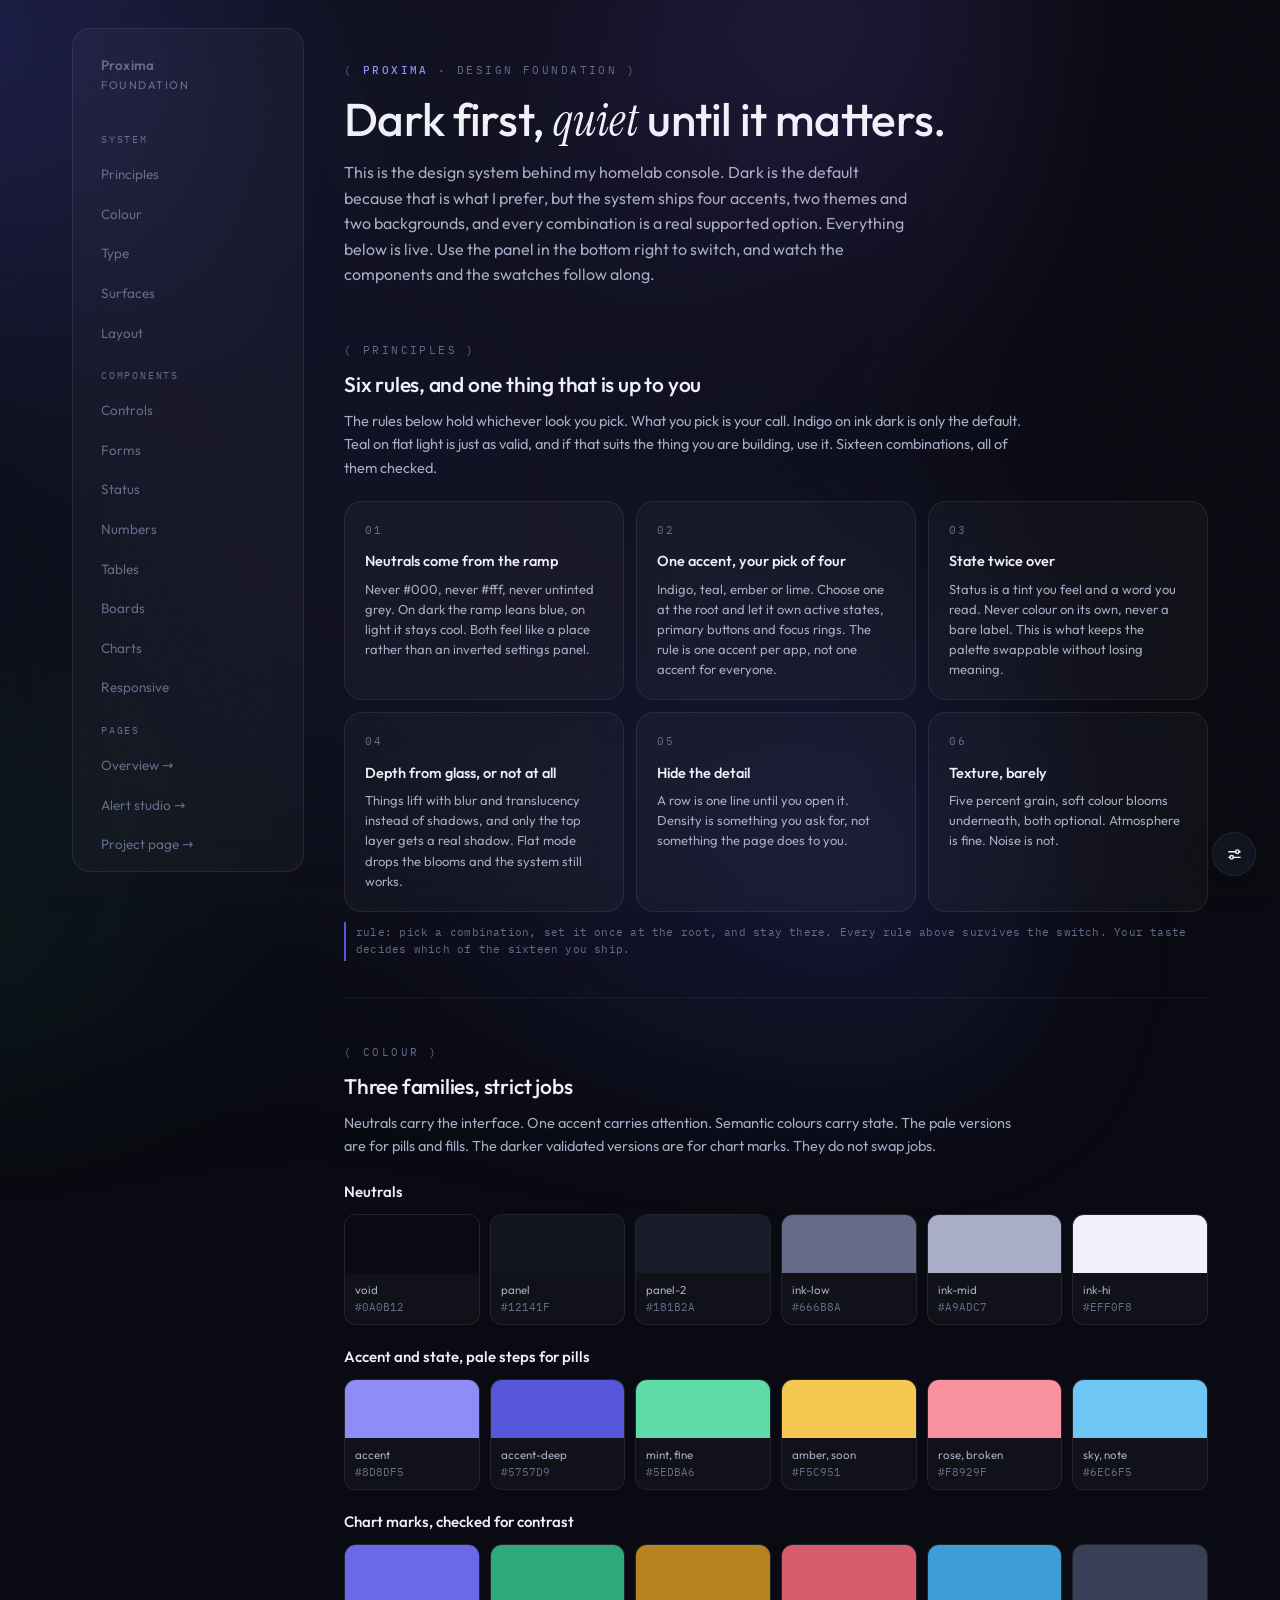
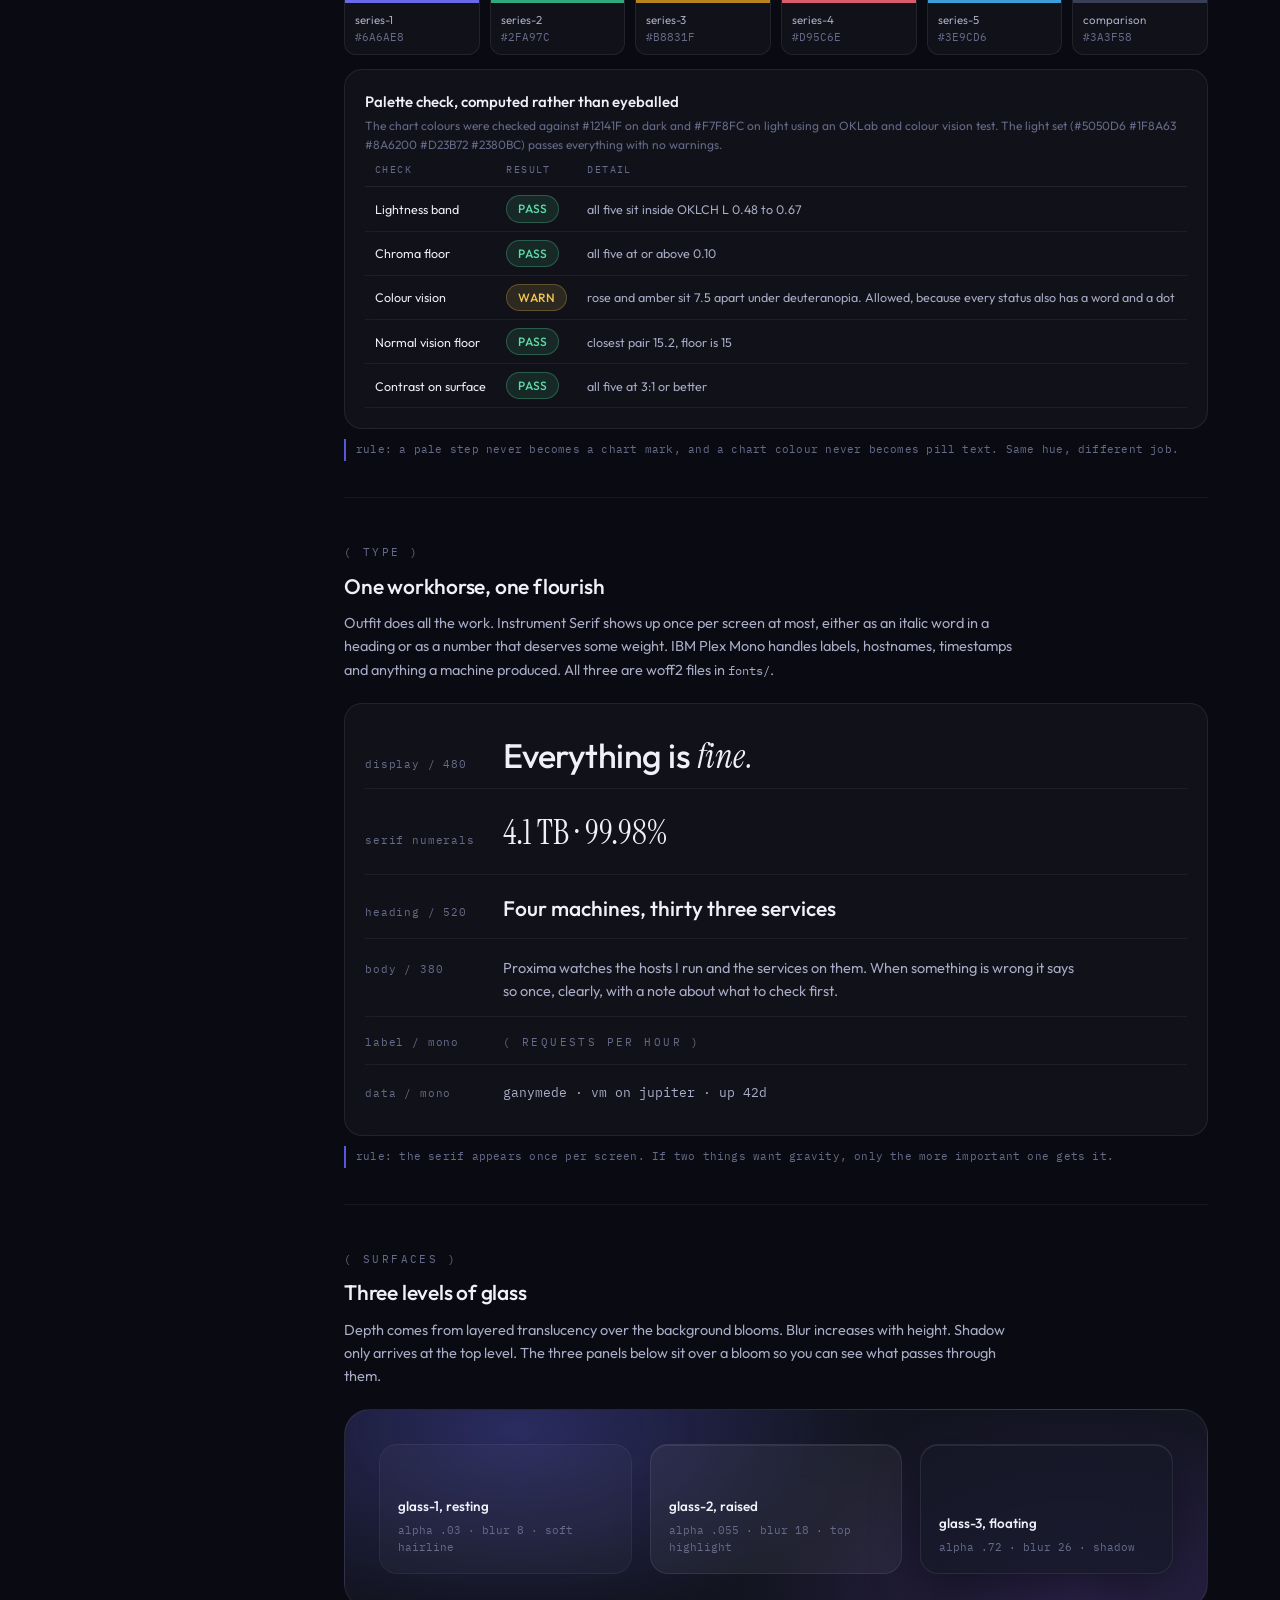
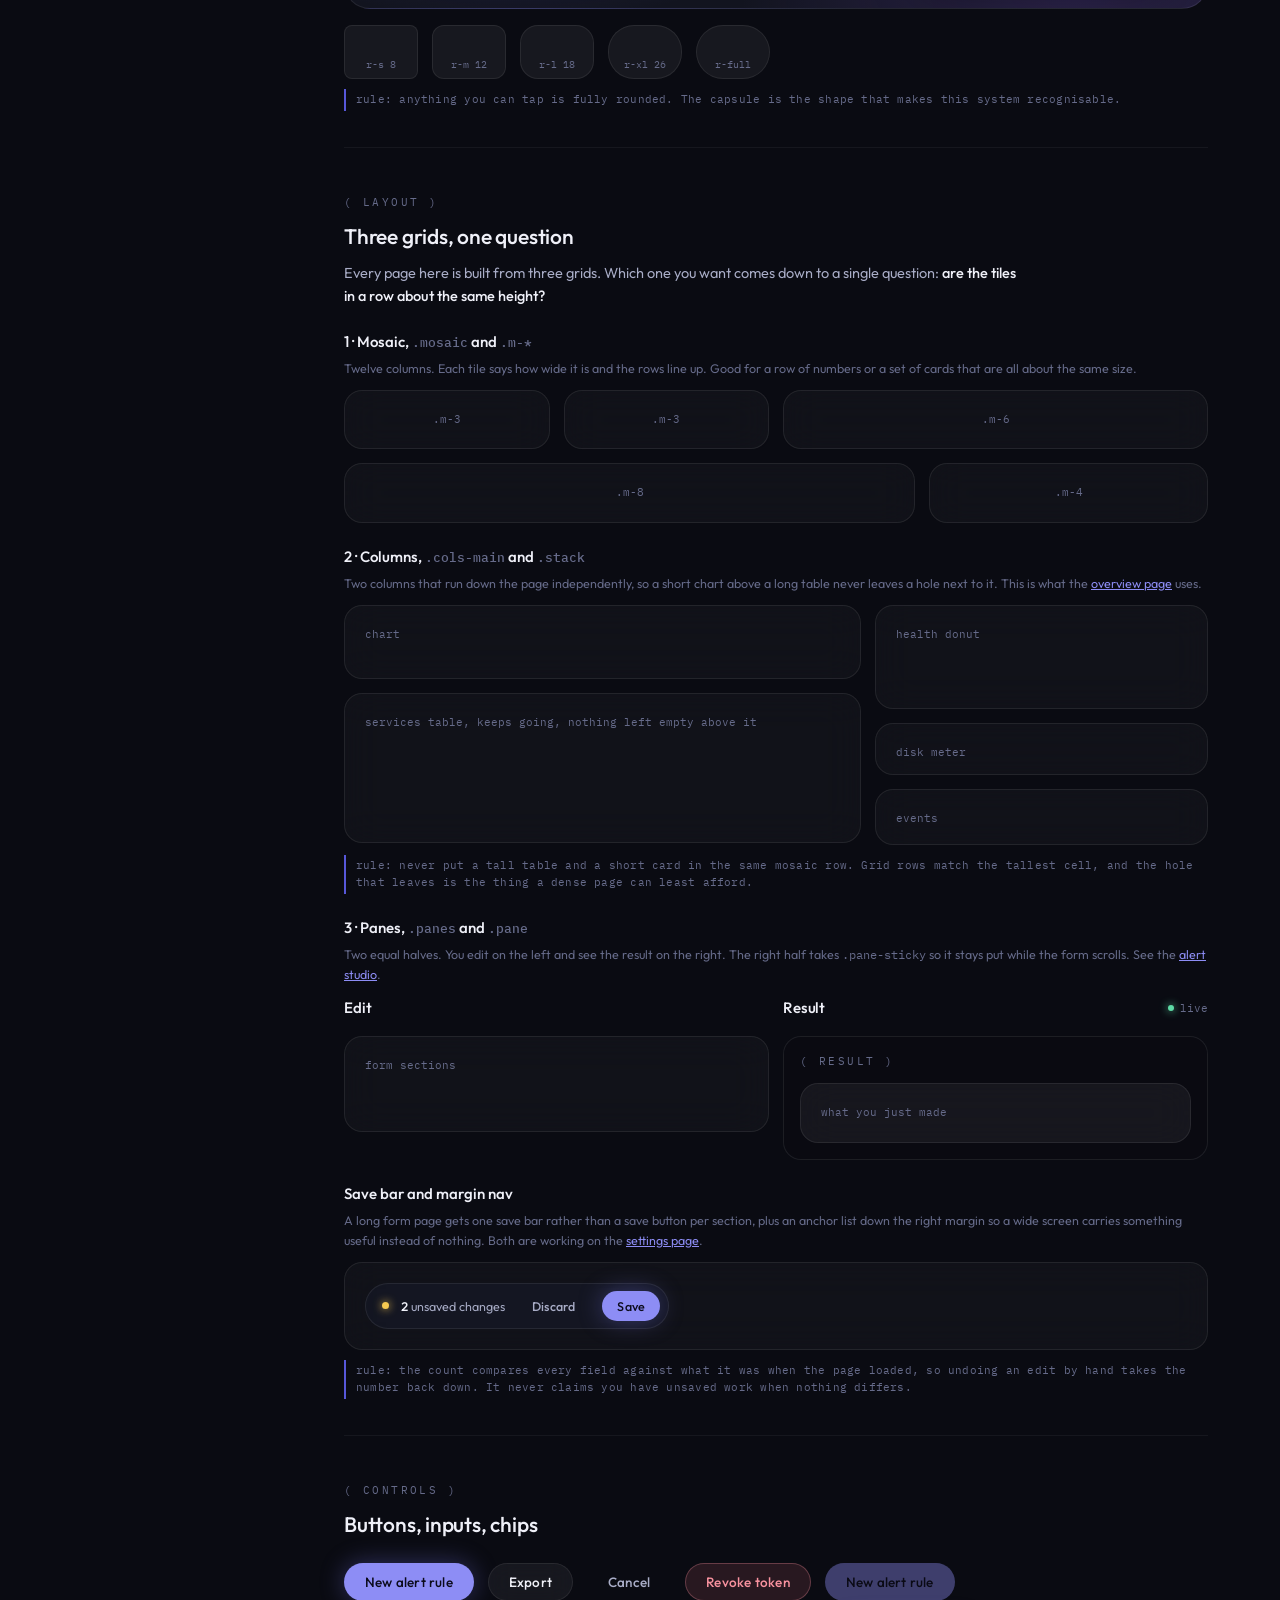
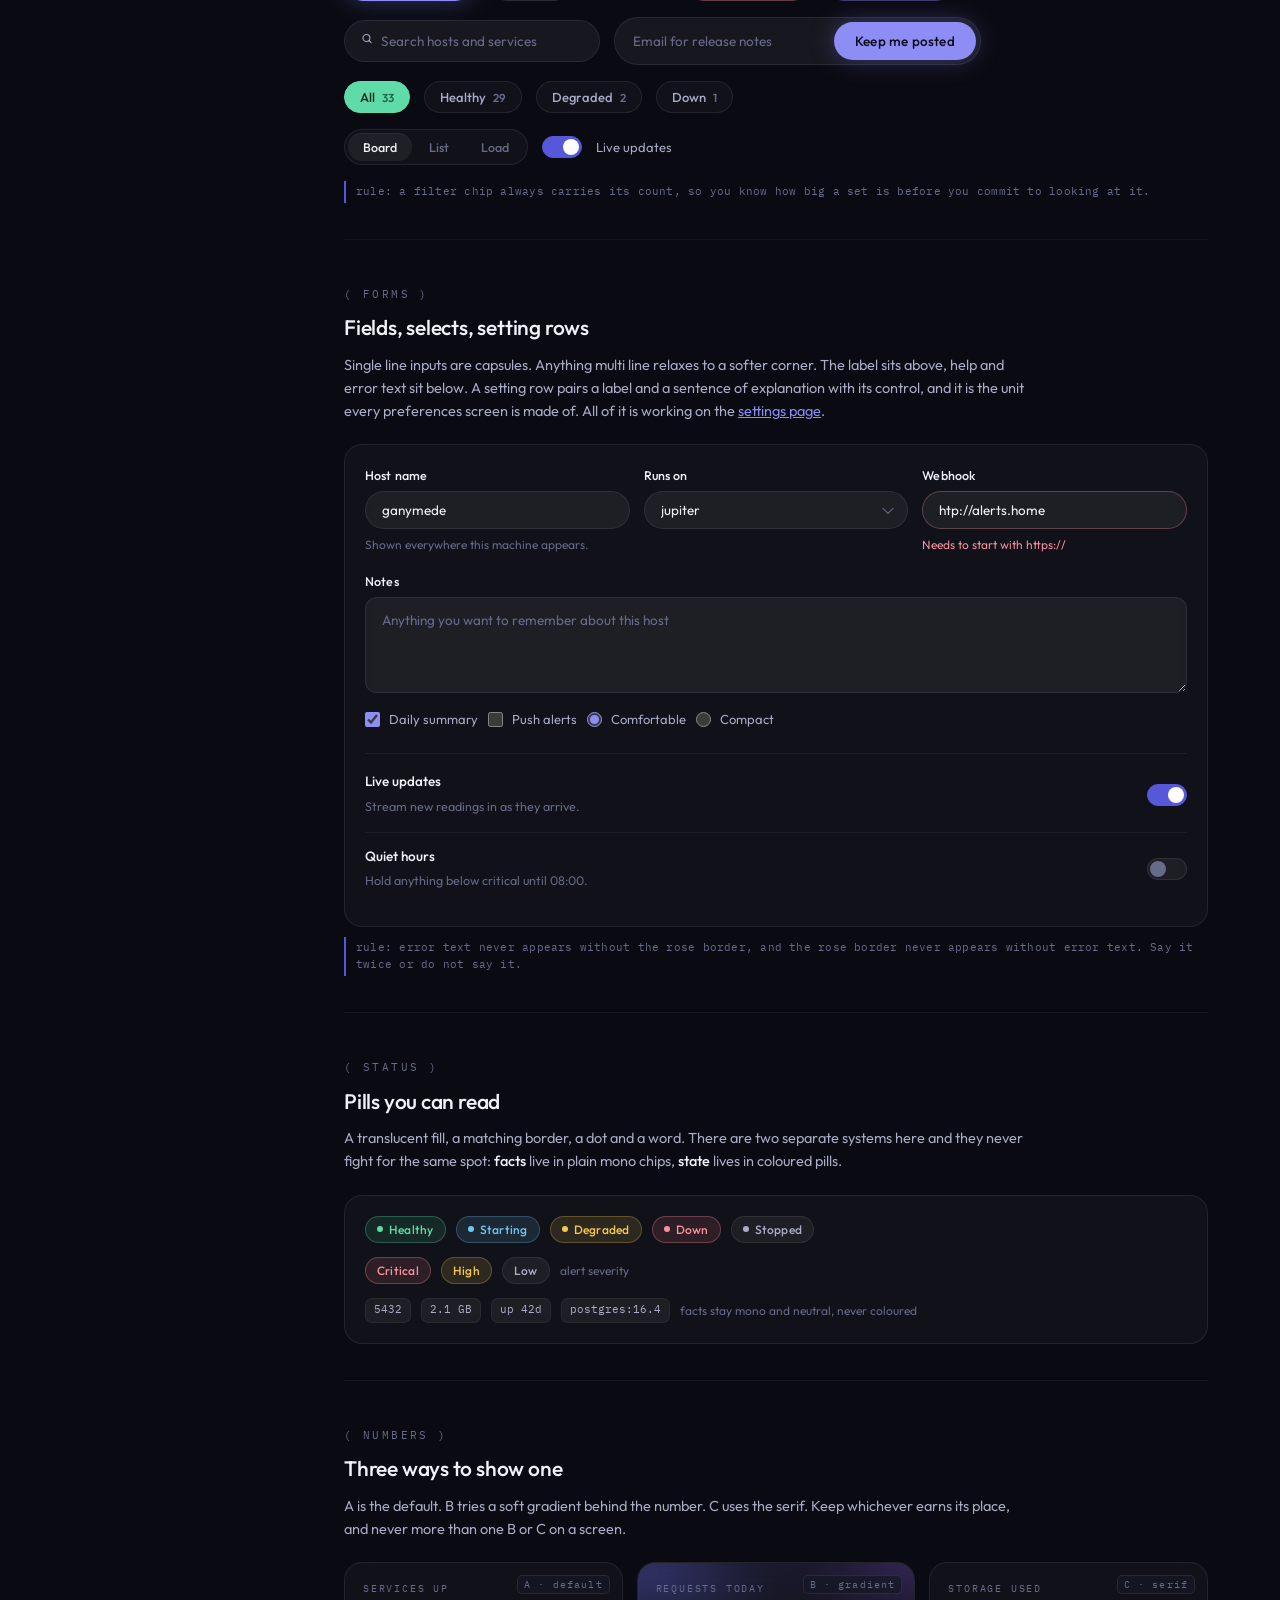
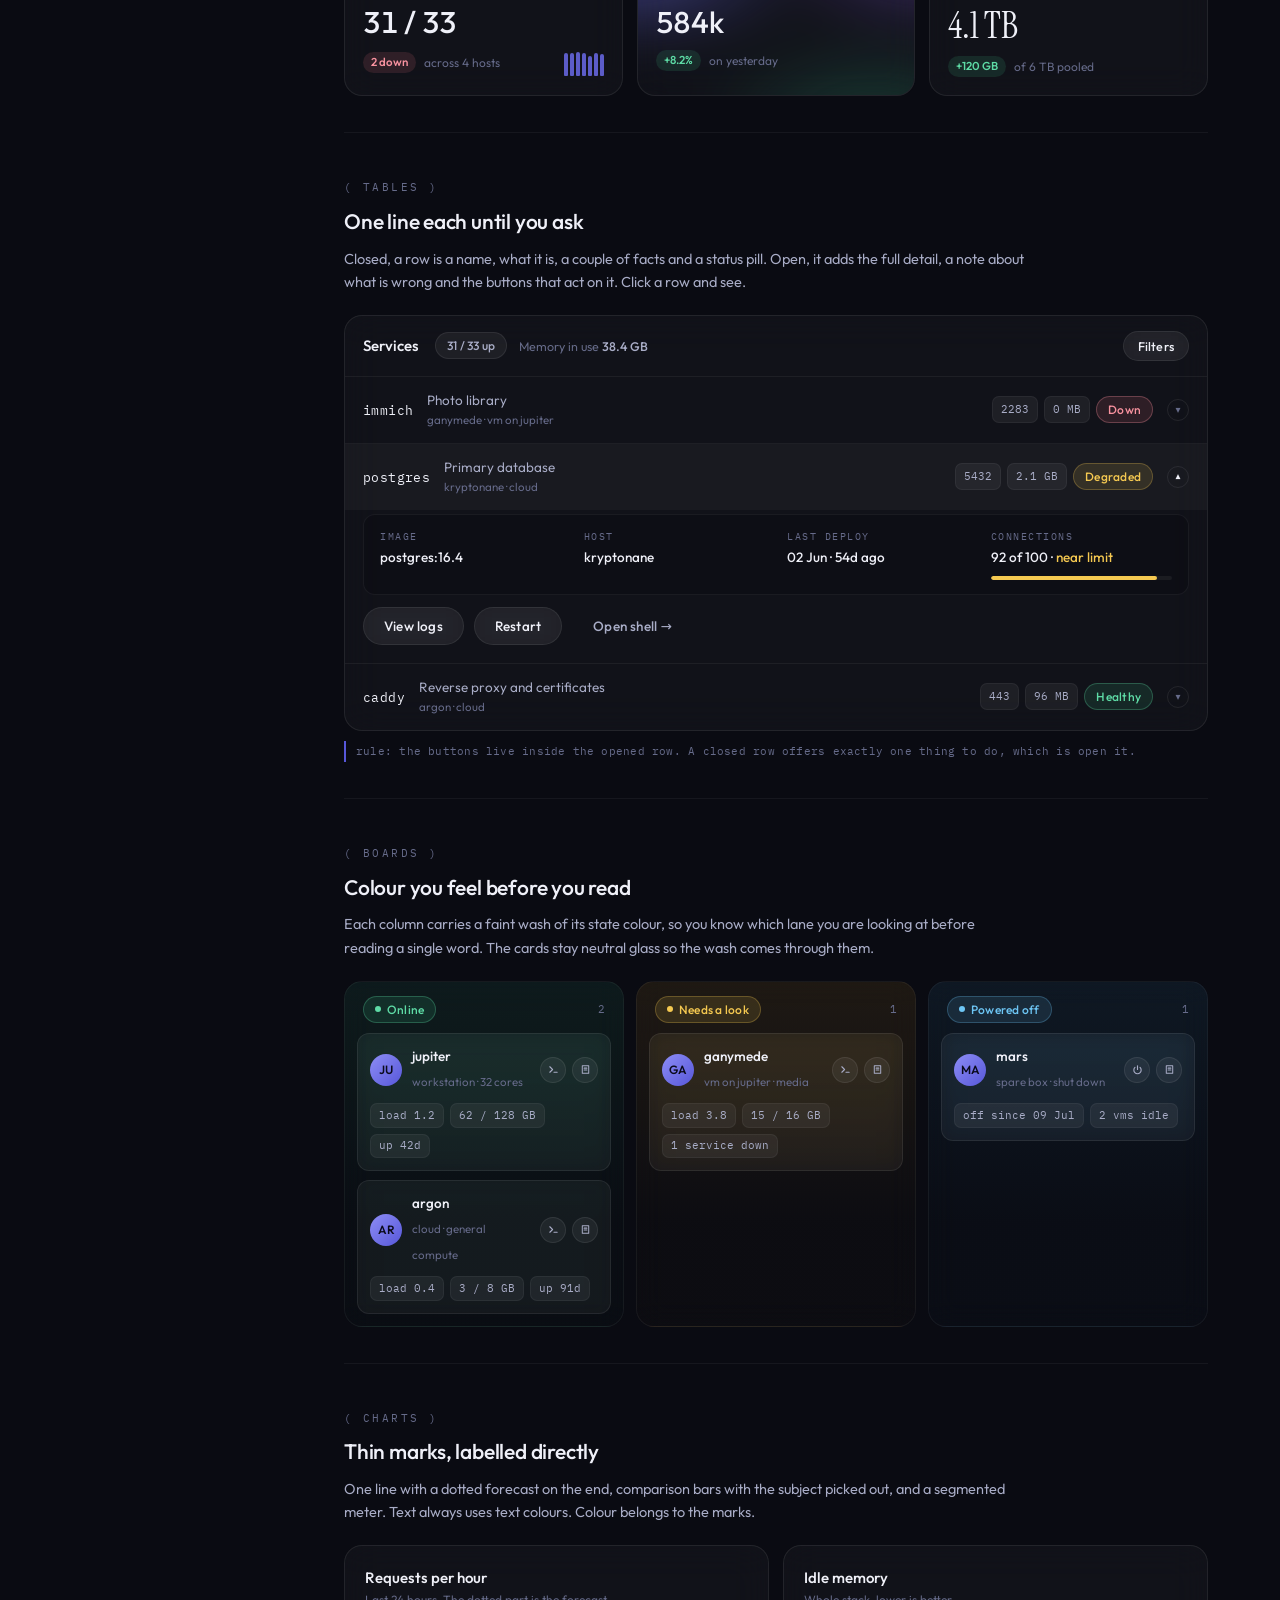
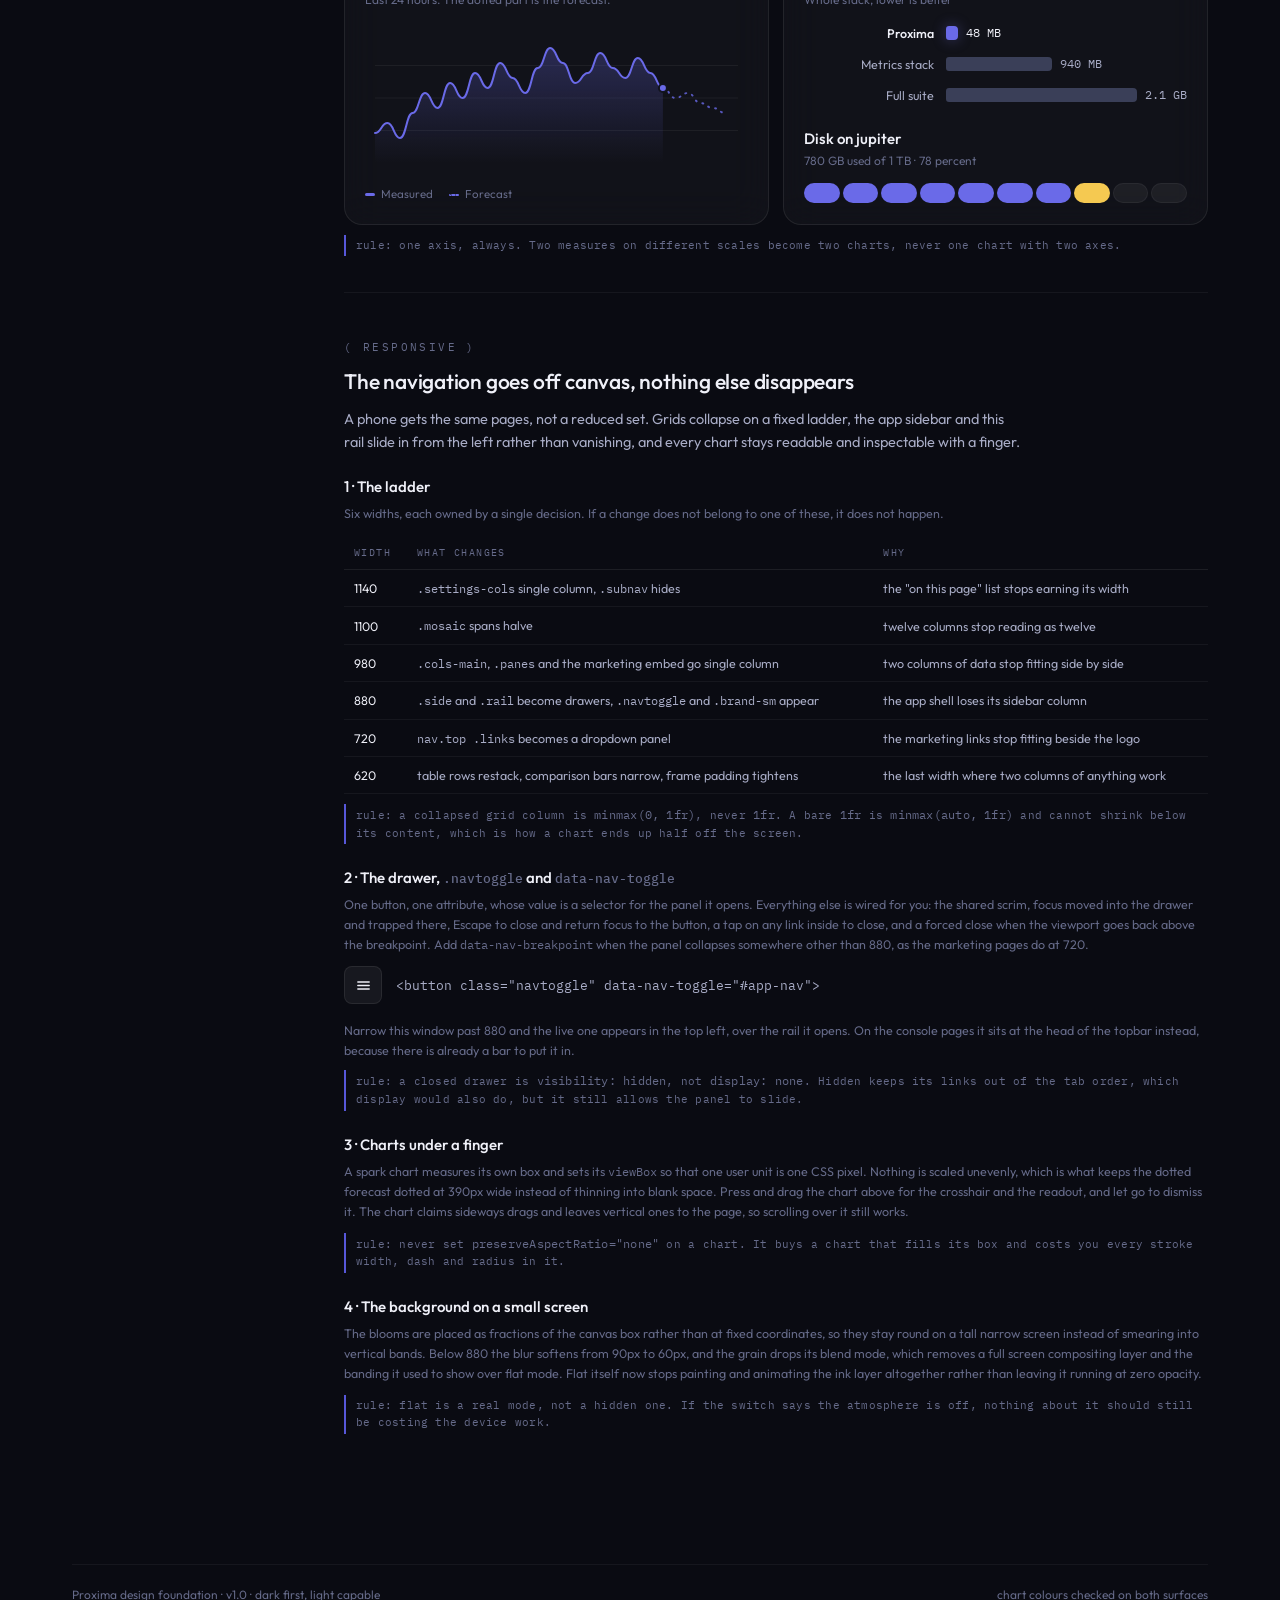
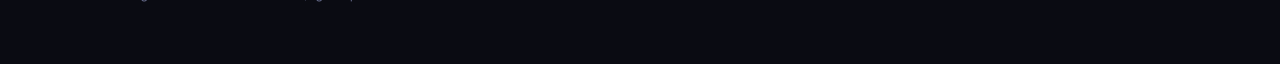
<file: docs.html>
<!DOCTYPE html>
<html lang="en">
<head>
<meta charset="utf-8">
<meta name="viewport" content="width=device-width, initial-scale=1">
<title>Proxima · Design foundation</title>
<link rel="stylesheet" href="css/proxima.css">
<script>(function(){try{var h=document.documentElement,t=localStorage.getItem('proxima-theme'),a=localStorage.getItem('proxima-accent'),b=localStorage.getItem('proxima-bg');if(t==='light')h.classList.add('theme-light');if(a&&a!=='indigo')h.classList.add('accent-'+a);if(b==='flat')h.classList.add('bg-flat');}catch(e){}})();</script>
<script src="js/proxima.js" defer></script>
</head>
<body class="docs">

<canvas id="ink" width="1400" height="900" aria-hidden="true"></canvas>
<div class="grain" aria-hidden="true"></div>

<button class="navtoggle navtoggle-float" type="button" data-nav-toggle="#docs-rail" aria-label="Open sections" aria-expanded="false"><svg width="17" height="17" viewBox="0 0 24 24" fill="none" stroke="currentColor" stroke-width="2" stroke-linecap="round" aria-hidden="true"><path d="M4 7h16M4 12h16M4 17h16"/></svg></button>

<div class="frame">
  <nav class="rail" id="docs-rail" aria-label="Sections">
    <a class="brand" href="index.html"><span class="orb" aria-hidden="true"></span><span>Proxima<small>Foundation</small></span></a>
    <span class="rail-label">System</span>
    <a href="#principles">Principles</a>
    <a href="#color">Colour</a>
    <a href="#type">Type</a>
    <a href="#surface">Surfaces</a>
    <a href="#layout">Layout</a>
    <span class="rail-label">Components</span>
    <a href="#controls">Controls</a>
    <a href="#forms">Forms</a>
    <a href="#status">Status</a>
    <a href="#kpi">Numbers</a>
    <a href="#table">Tables</a>
    <a href="#board">Boards</a>
    <a href="#charts">Charts</a>
    <a href="#responsive">Responsive</a>
    <span class="rail-label">Pages</span>
    <a href="dashboard.html">Overview →</a>
    <a href="studio.html">Alert studio →</a>
    <a href="landing.html">Project page →</a>
    <a href="article.html">Notes →</a>
    <a href="settings.html">Settings →</a>
    <a href="login.html">Sign in →</a>
    <div class="foot">v1.0 · built for one person</div>
  </nav>

  <main>
    <div class="docs-hero">
      <div class="eyebrow">( <b>PROXIMA</b> · DESIGN FOUNDATION )</div>
      <h1>Dark first, <em>quiet</em> until it matters.</h1>
      <p class="lede">This is the design system behind my homelab console. Dark is the default because that is what I prefer, but the system ships four accents, two themes and two backgrounds, and every combination is a real supported option. Everything below is live. Use the panel in the bottom right to switch, and watch the components and the swatches follow along.</p>
    </div>

    <section id="principles">
      <header>
        <div class="eyebrow">( PRINCIPLES )</div>
        <h2>Six rules, and one thing that is up to you</h2>
        <p>The rules below hold whichever look you pick. What you pick is your call. Indigo on ink dark is only the default. Teal on flat light is just as valid, and if that suits the thing you are building, use it. Sixteen combinations, all of them checked.</p>
      </header>
      <div class="prin">
        <div class="card"><span class="eyebrow">01</span><h3>Neutrals come from the ramp</h3><p>Never #000, never #fff, never untinted grey. On dark the ramp leans blue, on light it stays cool. Both feel like a place rather than an inverted settings panel.</p></div>
        <div class="card"><span class="eyebrow">02</span><h3>One accent, your pick of four</h3><p>Indigo, teal, ember or lime. Choose one at the root and let it own active states, primary buttons and focus rings. The rule is one accent per app, not one accent for everyone.</p></div>
        <div class="card"><span class="eyebrow">03</span><h3>State twice over</h3><p>Status is a tint you feel and a word you read. Never colour on its own, never a bare label. This is what keeps the palette swappable without losing meaning.</p></div>
        <div class="card"><span class="eyebrow">04</span><h3>Depth from glass, or not at all</h3><p>Things lift with blur and translucency instead of shadows, and only the top layer gets a real shadow. Flat mode drops the blooms and the system still works.</p></div>
        <div class="card"><span class="eyebrow">05</span><h3>Hide the detail</h3><p>A row is one line until you open it. Density is something you ask for, not something the page does to you.</p></div>
        <div class="card"><span class="eyebrow">06</span><h3>Texture, barely</h3><p>Five percent grain, soft colour blooms underneath, both optional. Atmosphere is fine. Noise is not.</p></div>
      </div>
      <div class="rule-note">rule: pick a combination, set it once at the root, and stay there. Every rule above survives the switch. Your taste decides which of the sixteen you ship.</div>
    </section>

    <section id="color">
      <header>
        <div class="eyebrow">( COLOUR )</div>
        <h2>Three families, strict jobs</h2>
        <p>Neutrals carry the interface. One accent carries attention. Semantic colours carry state. The pale versions are for pills and fills. The darker validated versions are for chart marks. They do not swap jobs.</p>
      </header>
      <h3 class="xh" style="margin-bottom:10px">Neutrals</h3>
      <div class="swatches">
        <div class="sw" data-hex="#0A0B12"><div class="chip" style="background:#0A0B12"></div><div class="meta">void<code>#0A0B12</code></div></div>
        <div class="sw" data-hex="#12141F"><div class="chip" style="background:#12141F"></div><div class="meta">panel<code>#12141F</code></div></div>
        <div class="sw" data-hex="#181B2A"><div class="chip" style="background:#181B2A"></div><div class="meta">panel-2<code>#181B2A</code></div></div>
        <div class="sw" data-hex="#666B8A"><div class="chip" style="background:#666B8A"></div><div class="meta">ink-low<code>#666B8A</code></div></div>
        <div class="sw" data-hex="#A9ADC7"><div class="chip" style="background:#A9ADC7"></div><div class="meta">ink-mid<code>#A9ADC7</code></div></div>
        <div class="sw" data-hex="#EFF0F8"><div class="chip" style="background:#EFF0F8"></div><div class="meta">ink-hi<code>#EFF0F8</code></div></div>
      </div>
      <h3 class="xh" style="margin:20px 0 10px">Accent and state, pale steps for pills</h3>
      <div class="swatches">
        <div class="sw" data-hex="#8D8DF5"><div class="chip" style="background:#8D8DF5"></div><div class="meta">accent<code>#8D8DF5</code></div></div>
        <div class="sw" data-hex="#5757D9"><div class="chip" style="background:#5757D9"></div><div class="meta">accent-deep<code>#5757D9</code></div></div>
        <div class="sw" data-hex="#5EDBA6"><div class="chip" style="background:#5EDBA6"></div><div class="meta">mint, fine<code>#5EDBA6</code></div></div>
        <div class="sw" data-hex="#F5C951"><div class="chip" style="background:#F5C951"></div><div class="meta">amber, soon<code>#F5C951</code></div></div>
        <div class="sw" data-hex="#F8929F"><div class="chip" style="background:#F8929F"></div><div class="meta">rose, broken<code>#F8929F</code></div></div>
        <div class="sw" data-hex="#6EC6F5"><div class="chip" style="background:#6EC6F5"></div><div class="meta">sky, note<code>#6EC6F5</code></div></div>
      </div>
      <h3 class="xh" style="margin:20px 0 10px">Chart marks, checked for contrast</h3>
      <div class="swatches">
        <div class="sw" data-hex="#6A6AE8"><div class="chip" style="background:#6A6AE8"></div><div class="meta">series-1<code>#6A6AE8</code></div></div>
        <div class="sw" data-hex="#2FA97C"><div class="chip" style="background:#2FA97C"></div><div class="meta">series-2<code>#2FA97C</code></div></div>
        <div class="sw" data-hex="#B8831F"><div class="chip" style="background:#B8831F"></div><div class="meta">series-3<code>#B8831F</code></div></div>
        <div class="sw" data-hex="#D95C6E"><div class="chip" style="background:#D95C6E"></div><div class="meta">series-4<code>#D95C6E</code></div></div>
        <div class="sw" data-hex="#3E9CD6"><div class="chip" style="background:#3E9CD6"></div><div class="meta">series-5<code>#3E9CD6</code></div></div>
        <div class="sw" data-hex="#3A3F58"><div class="chip" style="background:#3A3F58"></div><div class="meta">comparison<code>#3A3F58</code></div></div>
      </div>
      <div class="card audit">
        <h3 class="xh">Palette check, computed rather than eyeballed</h3>
        <div class="sub" style="font-size:12px;color:var(--ink-low);margin-top:2px">The chart colours were checked against #12141F on dark and #F7F8FC on light using an OKLab and colour vision test. The light set (#5050D6 #1F8A63 #8A6200 #D23B72 #2380BC) passes everything with no warnings.</div>
        <table>
          <thead><tr><th>Check</th><th>Result</th><th>Detail</th></tr></thead>
          <tbody>
            <tr><td>Lightness band</td><td><span class="pill pill-mint">PASS</span></td><td>all five sit inside OKLCH L 0.48 to 0.67</td></tr>
            <tr><td>Chroma floor</td><td><span class="pill pill-mint">PASS</span></td><td>all five at or above 0.10</td></tr>
            <tr><td>Colour vision</td><td><span class="pill pill-amber">WARN</span></td><td>rose and amber sit 7.5 apart under deuteranopia. Allowed, because every status also has a word and a dot</td></tr>
            <tr><td>Normal vision floor</td><td><span class="pill pill-mint">PASS</span></td><td>closest pair 15.2, floor is 15</td></tr>
            <tr><td>Contrast on surface</td><td><span class="pill pill-mint">PASS</span></td><td>all five at 3:1 or better</td></tr>
          </tbody>
        </table>
      </div>
      <div class="rule-note">rule: a pale step never becomes a chart mark, and a chart colour never becomes pill text. Same hue, different job.</div>
    </section>

    <section id="type">
      <header>
        <div class="eyebrow">( TYPE )</div>
        <h2>One workhorse, one flourish</h2>
        <p>Outfit does all the work. Instrument Serif shows up once per screen at most, either as an italic word in a heading or as a number that deserves some weight. IBM Plex Mono handles labels, hostnames, timestamps and anything a machine produced. All three are woff2 files in <code style="font-family:var(--font-mono);font-size:12px">fonts/</code>.</p>
      </header>
      <div class="card spec">
        <div class="row"><span class="tag">display / 480</span><div class="t-display">Everything is <em class="serif-em">fine.</em></div></div>
        <div class="row"><span class="tag">serif numerals</span><div class="t-serifnum">4.1 TB · 99.98%</div></div>
        <div class="row"><span class="tag">heading / 520</span><div class="t-h2">Four machines, thirty three services</div></div>
        <div class="row"><span class="tag">body / 380</span><div class="t-body">Proxima watches the hosts I run and the services on them. When something is wrong it says so once, clearly, with a note about what to check first.</div></div>
        <div class="row"><span class="tag">label / mono</span><div class="t-label">( REQUESTS PER HOUR )</div></div>
        <div class="row"><span class="tag">data / mono</span><div class="t-data">ganymede · vm on jupiter · up 42d</div></div>
      </div>
      <div class="rule-note">rule: the serif appears once per screen. If two things want gravity, only the more important one gets it.</div>
    </section>

    <section id="surface">
      <header>
        <div class="eyebrow">( SURFACES )</div>
        <h2>Three levels of glass</h2>
        <p>Depth comes from layered translucency over the background blooms. Blur increases with height. Shadow only arrives at the top level. The three panels below sit over a bloom so you can see what passes through them.</p>
      </header>
      <div class="elev-stage">
        <div class="elev e1"><h4>glass-1, resting</h4><code>alpha .03 · blur 8 · soft hairline</code></div>
        <div class="elev e2"><h4>glass-2, raised</h4><code>alpha .055 · blur 18 · top highlight</code></div>
        <div class="elev e3"><h4>glass-3, floating</h4><code>alpha .72 · blur 26 · shadow</code></div>
      </div>
      <div class="radius-row">
        <div class="rd" style="border-radius:8px">r-s 8</div>
        <div class="rd" style="border-radius:12px">r-m 12</div>
        <div class="rd" style="border-radius:18px">r-l 18</div>
        <div class="rd" style="border-radius:26px">r-xl 26</div>
        <div class="rd" style="border-radius:999px">r-full</div>
      </div>
      <div class="rule-note">rule: anything you can tap is fully rounded. The capsule is the shape that makes this system recognisable.</div>
    </section>

    <section id="layout">
      <header>
        <div class="eyebrow">( LAYOUT )</div>
        <h2>Three grids, one question</h2>
        <p>Every page here is built from three grids. Which one you want comes down to a single question: <strong style="color:var(--ink-hi);font-weight:500">are the tiles in a row about the same height?</strong></p>
      </header>

      <h3 class="xh" style="margin-bottom:4px">1 · Mosaic, <code style="font-family:var(--font-mono);font-size:12.5px;color:var(--ink-low)">.mosaic</code> and <code style="font-family:var(--font-mono);font-size:12.5px;color:var(--ink-low)">.m-*</code></h3>
      <div class="sub" style="font-size:12.5px;color:var(--ink-low);margin-bottom:12px">Twelve columns. Each tile says how wide it is and the rows line up. Good for a row of numbers or a set of cards that are all about the same size.</div>
      <div class="mosaic">
        <div class="card m-3" style="text-align:center;color:var(--ink-low);font-family:var(--font-mono);font-size:11px">.m-3</div>
        <div class="card m-3" style="text-align:center;color:var(--ink-low);font-family:var(--font-mono);font-size:11px">.m-3</div>
        <div class="card m-6" style="text-align:center;color:var(--ink-low);font-family:var(--font-mono);font-size:11px">.m-6</div>
        <div class="card m-8" style="text-align:center;color:var(--ink-low);font-family:var(--font-mono);font-size:11px">.m-8</div>
        <div class="card m-4" style="text-align:center;color:var(--ink-low);font-family:var(--font-mono);font-size:11px">.m-4</div>
      </div>

      <h3 class="xh" style="margin:22px 0 4px">2 · Columns, <code style="font-family:var(--font-mono);font-size:12.5px;color:var(--ink-low)">.cols-main</code> and <code style="font-family:var(--font-mono);font-size:12.5px;color:var(--ink-low)">.stack</code></h3>
      <div class="sub" style="font-size:12.5px;color:var(--ink-low);margin-bottom:12px">Two columns that run down the page independently, so a short chart above a long table never leaves a hole next to it. This is what the <a href="dashboard.html" style="color:var(--accent)">overview page</a> uses.</div>
      <div class="cols-main">
        <div class="stack">
          <div class="card" style="height:74px;color:var(--ink-low);font-family:var(--font-mono);font-size:11px">chart</div>
          <div class="card" style="height:150px;color:var(--ink-low);font-family:var(--font-mono);font-size:11px">services table, keeps going, nothing left empty above it</div>
        </div>
        <div class="stack">
          <div class="card" style="height:104px;color:var(--ink-low);font-family:var(--font-mono);font-size:11px">health donut</div>
          <div class="card" style="height:52px;color:var(--ink-low);font-family:var(--font-mono);font-size:11px">disk meter</div>
          <div class="card" style="height:56px;color:var(--ink-low);font-family:var(--font-mono);font-size:11px">events</div>
        </div>
      </div>
      <div class="rule-note">rule: never put a tall table and a short card in the same mosaic row. Grid rows match the tallest cell, and the hole that leaves is the thing a dense page can least afford.</div>

      <h3 class="xh" style="margin:22px 0 4px">3 · Panes, <code style="font-family:var(--font-mono);font-size:12.5px;color:var(--ink-low)">.panes</code> and <code style="font-family:var(--font-mono);font-size:12.5px;color:var(--ink-low)">.pane</code></h3>
      <div class="sub" style="font-size:12.5px;color:var(--ink-low);margin-bottom:12px">Two equal halves. You edit on the left and see the result on the right. The right half takes <code style="font-family:var(--font-mono);font-size:12px">.pane-sticky</code> so it stays put while the form scrolls. See the <a href="studio.html" style="color:var(--accent)">alert studio</a>.</div>
      <div class="panes">
        <div class="pane">
          <header><h2>Edit</h2></header>
          <div class="card" style="height:96px;color:var(--ink-low);font-family:var(--font-mono);font-size:11px">form sections</div>
        </div>
        <div class="pane">
          <header><h2>Result</h2><span class="u-right"></span><span class="live"><i></i>live</span></header>
          <div class="pane-preview"><span class="eyebrow">( RESULT )</span><div class="card" style="background:var(--glass-2);height:60px;color:var(--ink-low);font-family:var(--font-mono);font-size:11px">what you just made</div></div>
        </div>
      </div>

      <h3 class="xh" style="margin:22px 0 4px">Save bar and margin nav</h3>
      <div class="sub" style="font-size:12.5px;color:var(--ink-low);margin-bottom:12px">A long form page gets one save bar rather than a save button per section, plus an anchor list down the right margin so a wide screen carries something useful instead of nothing. Both are working on the <a href="settings.html" style="color:var(--accent)">settings page</a>.</div>
      <div class="card">
        <div class="demo-row" style="margin-bottom:0">
          <span class="savebar on" style="position:static;transform:none;opacity:1;box-shadow:none">
            <span class="sdot" aria-hidden="true"></span>
            <span class="n"><b>2</b> unsaved changes</span>
            <button class="btn btn-ghost btn-sm" type="button">Discard</button>
            <button class="btn btn-primary btn-sm" type="button">Save</button>
          </span>
        </div>
      </div>
      <div class="rule-note">rule: the count compares every field against what it was when the page loaded, so undoing an edit by hand takes the number back down. It never claims you have unsaved work when nothing differs.</div>
    </section>

    <section id="controls">
      <header>
        <div class="eyebrow">( CONTROLS )</div>
        <h2>Buttons, inputs, chips</h2>
      </header>
      <div class="demo-row">
        <button class="btn btn-primary" type="button">New alert rule</button>
        <button class="btn btn-glass" type="button">Export</button>
        <button class="btn btn-ghost" type="button">Cancel</button>
        <button class="btn btn-danger" type="button">Revoke token</button>
        <button class="btn btn-primary" type="button" disabled>New alert rule</button>
      </div>
      <div class="demo-row">
        <label class="input"><span aria-hidden="true"><svg width="13" height="13" viewBox="0 0 24 24" fill="none" stroke="currentColor" stroke-width="2.2" stroke-linecap="round" aria-hidden="true"><circle cx="11" cy="11" r="7"/><path d="m20.5 20.5-4.5-4.5"/></svg></span><input type="text" placeholder="Search hosts and services"></label>
        <div class="cta-combo"><input type="email" placeholder="Email for release notes" aria-label="Email for release notes"><button class="btn btn-primary" type="button">Keep me posted</button></div>
      </div>
      <div class="demo-row" role="group" aria-label="Filters">
        <button class="fchip on" type="button">All <b>33</b></button>
        <button class="fchip" type="button">Healthy <b>29</b></button>
        <button class="fchip" type="button">Degraded <b>2</b></button>
        <button class="fchip" type="button">Down <b>1</b></button>
      </div>
      <div class="demo-row">
        <div class="seg" role="group" aria-label="View"><button class="on" type="button">Board</button><button type="button">List</button><button type="button">Load</button></div>
        <button class="toggle on" type="button" role="switch" aria-checked="true" aria-label="Live updates"></button>
        <span style="font-size:13px">Live updates</span>
      </div>
      <div class="rule-note">rule: a filter chip always carries its count, so you know how big a set is before you commit to looking at it.</div>
    </section>

    <section id="forms">
      <header>
        <div class="eyebrow">( FORMS )</div>
        <h2>Fields, selects, setting rows</h2>
        <p>Single line inputs are capsules. Anything multi line relaxes to a softer corner. The label sits above, help and error text sit below. A setting row pairs a label and a sentence of explanation with its control, and it is the unit every preferences screen is made of. All of it is working on the <a href="settings.html" style="color:var(--accent)">settings page</a>.</p>
      </header>
      <div class="card">
        <div class="fieldrow">
          <div class="field">
            <label for="d-name">Host name</label>
            <input type="text" id="d-name" value="ganymede">
            <span class="help">Shown everywhere this machine appears.</span>
          </div>
          <div class="field">
            <label for="d-region">Runs on</label>
            <span class="selwrap"><select id="d-region"><option selected>jupiter</option><option>mars</option><option>standalone</option></select></span>
          </div>
          <div class="field invalid">
            <label for="d-hook">Webhook</label>
            <input type="url" id="d-hook" value="htp://alerts.home">
            <span class="error">Needs to start with https://</span>
          </div>
        </div>
        <div class="field u-mt-2">
          <label for="d-notes">Notes</label>
          <textarea id="d-notes" placeholder="Anything you want to remember about this host"></textarea>
        </div>
        <div class="u-flex u-mt-2">
          <label class="check"><input type="checkbox" checked> Daily summary</label>
          <label class="check"><input type="checkbox"> Push alerts</label>
          <label class="check"><input type="radio" name="d-density" checked> Comfortable</label>
          <label class="check"><input type="radio" name="d-density"> Compact</label>
        </div>
        <div class="u-mt-3" style="border-top:1px solid var(--hairline-soft);padding-top:4px">
          <div class="setrow">
            <div class="info"><b>Live updates</b><span>Stream new readings in as they arrive.</span></div>
            <div class="ctl"><button class="toggle on" type="button" role="switch" aria-checked="true" aria-label="Live updates"></button></div>
          </div>
          <div class="setrow">
            <div class="info"><b>Quiet hours</b><span>Hold anything below critical until 08:00.</span></div>
            <div class="ctl"><button class="toggle" type="button" role="switch" aria-checked="false" aria-label="Quiet hours"></button></div>
          </div>
        </div>
      </div>
      <div class="rule-note">rule: error text never appears without the rose border, and the rose border never appears without error text. Say it twice or do not say it.</div>
    </section>

    <section id="status">
      <header>
        <div class="eyebrow">( STATUS )</div>
        <h2>Pills you can read</h2>
        <p>A translucent fill, a matching border, a dot and a word. There are two separate systems here and they never fight for the same spot: <strong style="color:var(--ink-hi);font-weight:500">facts</strong> live in plain mono chips, <strong style="color:var(--ink-hi);font-weight:500">state</strong> lives in coloured pills.</p>
      </header>
      <div class="card">
        <div class="pill-row" style="margin-bottom:14px">
          <span class="pill pill-mint"><i class="dot"></i>Healthy</span>
          <span class="pill pill-sky"><i class="dot"></i>Starting</span>
          <span class="pill pill-amber"><i class="dot"></i>Degraded</span>
          <span class="pill pill-rose"><i class="dot"></i>Down</span>
          <span class="pill pill-mute"><i class="dot"></i>Stopped</span>
        </div>
        <div class="pill-row" style="margin-bottom:14px">
          <span class="pill pill-rose">Critical</span>
          <span class="pill pill-amber">High</span>
          <span class="pill pill-mute">Low</span>
          <span style="font-size:12px;color:var(--ink-low)">alert severity</span>
        </div>
        <div class="pill-row">
          <span class="chip-f">5432</span>
          <span class="chip-f">2.1 GB</span>
          <span class="chip-f">up 42d</span>
          <span class="chip-f">postgres:16.4</span>
          <span style="font-size:12px;color:var(--ink-low)">facts stay mono and neutral, never coloured</span>
        </div>
      </div>
    </section>

    <section id="kpi">
      <header>
        <div class="eyebrow">( NUMBERS )</div>
        <h2>Three ways to show one</h2>
        <p>A is the default. B tries a soft gradient behind the number. C uses the serif. Keep whichever earns its place, and never more than one B or C on a screen.</p>
      </header>
      <div class="grid g3">
        <div class="kpi"><span class="variant-tag">A · default</span>
          <div class="k-label">Services up</div>
          <div class="k-val">31 / 33</div>
          <div class="k-foot"><span class="delta down">2 down</span><span>across 4 hosts</span>
            <span class="sparkbars" aria-hidden="true"><i style="height:88%"></i><i style="height:88%"></i><i style="height:92%"></i><i style="height:88%"></i><i style="height:74%"></i><i style="height:88%"></i><i style="height:82%"></i></span>
          </div>
        </div>
        <div class="kpi kpi-aurora"><span class="variant-tag">B · gradient</span>
          <div class="k-label">Requests today</div>
          <div class="k-val">584k</div>
          <div class="k-foot"><span class="delta up">+8.2%</span><span>on yesterday</span></div>
        </div>
        <div class="kpi kpi-serif"><span class="variant-tag">C · serif</span>
          <div class="k-label">Storage used</div>
          <div class="k-val">4.1 TB</div>
          <div class="k-foot"><span class="delta up">+120 GB</span><span>of 6 TB pooled</span></div>
        </div>
      </div>
    </section>

    <section id="table">
      <header>
        <div class="eyebrow">( TABLES )</div>
        <h2>One line each until you ask</h2>
        <p>Closed, a row is a name, what it is, a couple of facts and a status pill. Open, it adds the full detail, a note about what is wrong and the buttons that act on it. Click a row and see.</p>
      </header>
      <div class="xtable">
        <header>
          <h3>Services</h3>
          <span class="pill pill-mute">31 / 33 up</span>
          <span class="sum">Memory in use <b>38.4 GB</b></span>
          <span style="margin-left:auto"></span>
          <button class="btn btn-glass btn-sm" type="button">Filters</button>
        </header>
        <div class="xrow" id="r1">
          <button type="button" aria-expanded="false" aria-controls="r1b">
            <span class="id">immich</span>
            <span class="desc">Photo library<small>ganymede · vm on jupiter</small></span>
            <span class="chips"><span class="chip-f">2283</span><span class="chip-f">0 MB</span><span class="pill pill-rose">Down</span></span>
            <span class="chev" aria-hidden="true">▾</span>
          </button>
          <div class="xbody" id="r1b" role="region" aria-label="immich details">
            <div class="xdetail">
              <div class="f"><label>Image</label><div>immich:v1.119</div></div>
              <div class="f"><label>Host</label><div>ganymede</div></div>
              <div class="f"><label>Last deploy</label><div>14 Jul · 12d ago</div></div>
              <div class="f"><label>Memory limit</label><div>4.0 GB · <span style="color:var(--rose)">exceeded</span><span class="riskbar"><i style="width:100%;background:var(--rose)"></i></span></div></div>
            </div>
            <div class="callout callout-rose"><span aria-hidden="true">!</span><span><b>Killed at 18:12.</b> <span>It went over its memory limit while transcoding. Either raise the limit or cap the transcode workers.</span></span></div>
            <div class="xactions"><button class="btn btn-glass" type="button">View logs</button><button class="btn btn-glass" type="button">Restart</button><button class="btn btn-ghost" type="button">Open shell →</button></div>
          </div>
        </div>
        <div class="xrow open" id="r2">
          <button type="button" aria-expanded="true" aria-controls="r2b">
            <span class="id">postgres</span>
            <span class="desc">Primary database<small>kryptonane · cloud</small></span>
            <span class="chips"><span class="chip-f">5432</span><span class="chip-f">2.1 GB</span><span class="pill pill-amber">Degraded</span></span>
            <span class="chev" aria-hidden="true">▾</span>
          </button>
          <div class="xbody" id="r2b" role="region" aria-label="postgres details">
            <div class="xdetail">
              <div class="f"><label>Image</label><div>postgres:16.4</div></div>
              <div class="f"><label>Host</label><div>kryptonane</div></div>
              <div class="f"><label>Last deploy</label><div>02 Jun · 54d ago</div></div>
              <div class="f"><label>Connections</label><div>92 of 100 · <span style="color:var(--amber)">near limit</span><span class="riskbar"><i style="width:92%;background:var(--amber)"></i></span></div></div>
            </div>
            <div class="xactions"><button class="btn btn-glass" type="button">View logs</button><button class="btn btn-glass" type="button">Restart</button><button class="btn btn-ghost" type="button">Open shell →</button></div>
          </div>
        </div>
        <div class="xrow" id="r3">
          <button type="button" aria-expanded="false" aria-controls="r3b">
            <span class="id">caddy</span>
            <span class="desc">Reverse proxy and certificates<small>argon · cloud</small></span>
            <span class="chips"><span class="chip-f">443</span><span class="chip-f">96 MB</span><span class="pill pill-mint">Healthy</span></span>
            <span class="chev" aria-hidden="true">▾</span>
          </button>
          <div class="xbody" id="r3b" role="region" aria-label="caddy details">
            <div class="xdetail">
              <div class="f"><label>Image</label><div>caddy:2.8</div></div>
              <div class="f"><label>Host</label><div>argon</div></div>
              <div class="f"><label>Last deploy</label><div>21 Jul · 5d ago</div></div>
              <div class="f"><label>Uptime</label><div>5d 6h · <span style="color:var(--mint)">stable</span><span class="riskbar"><i style="width:8%"></i></span></div></div>
            </div>
            <div class="callout callout-sky"><span aria-hidden="true">*</span><span><b>Renews 14 certificates.</b> <span>The next one is git.home, due in 31 days.</span></span></div>
            <div class="xactions"><button class="btn btn-glass" type="button">View logs</button><button class="btn btn-glass" type="button">Restart</button><button class="btn btn-ghost" type="button">Open shell →</button></div>
          </div>
        </div>
      </div>
      <div class="rule-note">rule: the buttons live inside the opened row. A closed row offers exactly one thing to do, which is open it.</div>
    </section>

    <section id="board">
      <header>
        <div class="eyebrow">( BOARDS )</div>
        <h2>Colour you feel before you read</h2>
        <p>Each column carries a faint wash of its state colour, so you know which lane you are looking at before reading a single word. The cards stay neutral glass so the wash comes through them.</p>
      </header>
      <div class="board">
        <div class="col col-mint">
          <header><span class="pill pill-mint"><i class="dot"></i>Online</span><span class="n">2</span></header>
          <div class="pcard"><div class="top"><span class="av">JU</span><div class="who"><b>jupiter</b><span>workstation · 32 cores</span></div><div class="act"><button type="button" aria-label="Open a shell on jupiter"><svg width="11" height="11" viewBox="0 0 24 24" fill="none" stroke="currentColor" stroke-width="2.4" stroke-linecap="round" stroke-linejoin="round" aria-hidden="true"><path d="m4 6 6 6-6 6"/><path d="M13 18h7"/></svg></button><button type="button" aria-label="View logs for jupiter"><svg width="11" height="11" viewBox="0 0 24 24" fill="none" stroke="currentColor" stroke-width="2.2" stroke-linecap="round" stroke-linejoin="round" aria-hidden="true"><path d="M5 4h14v16H5z"/><path d="M9 9h6M9 13h6"/></svg></button></div></div><div class="meta"><span class="chip-f">load 1.2</span><span class="chip-f">62 / 128 GB</span><span class="chip-f">up 42d</span></div></div>
          <div class="pcard"><div class="top"><span class="av">AR</span><div class="who"><b>argon</b><span>cloud · general compute</span></div><div class="act"><button type="button" aria-label="Open a shell on argon"><svg width="11" height="11" viewBox="0 0 24 24" fill="none" stroke="currentColor" stroke-width="2.4" stroke-linecap="round" stroke-linejoin="round" aria-hidden="true"><path d="m4 6 6 6-6 6"/><path d="M13 18h7"/></svg></button><button type="button" aria-label="View logs for argon"><svg width="11" height="11" viewBox="0 0 24 24" fill="none" stroke="currentColor" stroke-width="2.2" stroke-linecap="round" stroke-linejoin="round" aria-hidden="true"><path d="M5 4h14v16H5z"/><path d="M9 9h6M9 13h6"/></svg></button></div></div><div class="meta"><span class="chip-f">load 0.4</span><span class="chip-f">3 / 8 GB</span><span class="chip-f">up 91d</span></div></div>
        </div>
        <div class="col col-amber">
          <header><span class="pill pill-amber"><i class="dot"></i>Needs a look</span><span class="n">1</span></header>
          <div class="pcard"><div class="top"><span class="av">GA</span><div class="who"><b>ganymede</b><span>vm on jupiter · media</span></div><div class="act"><button type="button" aria-label="Open a shell on ganymede"><svg width="11" height="11" viewBox="0 0 24 24" fill="none" stroke="currentColor" stroke-width="2.4" stroke-linecap="round" stroke-linejoin="round" aria-hidden="true"><path d="m4 6 6 6-6 6"/><path d="M13 18h7"/></svg></button><button type="button" aria-label="View logs for ganymede"><svg width="11" height="11" viewBox="0 0 24 24" fill="none" stroke="currentColor" stroke-width="2.2" stroke-linecap="round" stroke-linejoin="round" aria-hidden="true"><path d="M5 4h14v16H5z"/><path d="M9 9h6M9 13h6"/></svg></button></div></div><div class="meta"><span class="chip-f">load 3.8</span><span class="chip-f">15 / 16 GB</span><span class="chip-f">1 service down</span></div></div>
        </div>
        <div class="col col-sky">
          <header><span class="pill pill-sky"><i class="dot"></i>Powered off</span><span class="n">1</span></header>
          <div class="pcard"><div class="top"><span class="av">MA</span><div class="who"><b>mars</b><span>spare box · shut down</span></div><div class="act"><button type="button" aria-label="Wake mars"><svg width="11" height="11" viewBox="0 0 24 24" fill="none" stroke="currentColor" stroke-width="2.4" stroke-linecap="round" stroke-linejoin="round" aria-hidden="true"><path d="M12 4v8"/><path d="M6.5 7.5a8 8 0 1 0 11 0"/></svg></button><button type="button" aria-label="View logs for mars"><svg width="11" height="11" viewBox="0 0 24 24" fill="none" stroke="currentColor" stroke-width="2.2" stroke-linecap="round" stroke-linejoin="round" aria-hidden="true"><path d="M5 4h14v16H5z"/><path d="M9 9h6M9 13h6"/></svg></button></div></div><div class="meta"><span class="chip-f">off since 09 Jul</span><span class="chip-f">2 vms idle</span></div></div>
        </div>
      </div>
    </section>

    <section id="charts">
      <header>
        <div class="eyebrow">( CHARTS )</div>
        <h2>Thin marks, labelled directly</h2>
        <p>One line with a dotted forecast on the end, comparison bars with the subject picked out, and a segmented meter. Text always uses text colours. Colour belongs to the marks.</p>
      </header>
      <div class="grid g2">
        <div class="card chart-card">
          <h3>Requests per hour</h3>
          <div class="sub">Last 24 hours. The dotted part is the forecast.</div>
          <div class="chart-wrap">
            <svg id="doc-spark" class="spark" viewBox="0 0 560 150" role="img" aria-label="Requests per hour over 24 hours with a forecast"></svg>
            <div class="tooltip" id="tt-spark"></div>
          </div>
          <div class="legend"><span class="li"><i></i>Measured</span><span class="li fc"><i></i>Forecast</span></div>
        </div>
        <div class="card chart-card">
          <h3>Idle memory</h3>
          <div class="sub">Whole stack, lower is better</div>
          <div class="bars">
            <div class="brow lead"><span class="bl">Proxima</span><span class="track"><span class="bar" style="width:5%"></span><span class="bv">48 MB</span></span></div>
            <div class="brow"><span class="bl">Metrics stack</span><span class="track"><span class="bar" style="width:44%"></span><span class="bv">940 MB</span></span></div>
            <div class="brow"><span class="bl">Full suite</span><span class="track"><span class="bar" style="width:100%"></span><span class="bv">2.1 GB</span></span></div>
          </div>
          <h3 style="margin-top:22px">Disk on jupiter</h3>
          <div class="sub" style="margin-bottom:0">780 GB used of 1 TB · 78 percent</div>
          <div class="meter" role="img" aria-label="Disk on jupiter is 78 percent full">
            <i class="f"></i><i class="f"></i><i class="f"></i><i class="f"></i><i class="f"></i><i class="f"></i><i class="f"></i><i class="f warn"></i><i></i><i></i>
          </div>
        </div>
      </div>
      <div class="rule-note">rule: one axis, always. Two measures on different scales become two charts, never one chart with two axes.</div>
    </section>

    <section id="responsive">
      <header>
        <div class="eyebrow">( RESPONSIVE )</div>
        <h2>The navigation goes off canvas, nothing else disappears</h2>
        <p>A phone gets the same pages, not a reduced set. Grids collapse on a fixed ladder, the app sidebar and this rail slide in from the left rather than vanishing, and every chart stays readable and inspectable with a finger.</p>
      </header>

      <h3 class="xh" style="margin-bottom:4px">1 · The ladder</h3>
      <div class="sub" style="font-size:12.5px;color:var(--ink-low);margin-bottom:12px">Six widths, each owned by a single decision. If a change does not belong to one of these, it does not happen.</div>
      <div class="audit">
        <table>
          <thead><tr><th>Width</th><th>What changes</th><th>Why</th></tr></thead>
          <tbody>
            <tr><td>1140</td><td><code style="font-family:var(--font-mono);font-size:11.5px">.settings-cols</code> single column, <code style="font-family:var(--font-mono);font-size:11.5px">.subnav</code> hides</td><td>the "on this page" list stops earning its width</td></tr>
            <tr><td>1100</td><td><code style="font-family:var(--font-mono);font-size:11.5px">.mosaic</code> spans halve</td><td>twelve columns stop reading as twelve</td></tr>
            <tr><td>980</td><td><code style="font-family:var(--font-mono);font-size:11.5px">.cols-main</code>, <code style="font-family:var(--font-mono);font-size:11.5px">.panes</code> and the marketing embed go single column</td><td>two columns of data stop fitting side by side</td></tr>
            <tr><td>880</td><td><code style="font-family:var(--font-mono);font-size:11.5px">.side</code> and <code style="font-family:var(--font-mono);font-size:11.5px">.rail</code> become drawers, <code style="font-family:var(--font-mono);font-size:11.5px">.navtoggle</code> and <code style="font-family:var(--font-mono);font-size:11.5px">.brand-sm</code> appear</td><td>the app shell loses its sidebar column</td></tr>
            <tr><td>720</td><td><code style="font-family:var(--font-mono);font-size:11.5px">nav.top .links</code> becomes a dropdown panel</td><td>the marketing links stop fitting beside the logo</td></tr>
            <tr><td>620</td><td>table rows restack, comparison bars narrow, frame padding tightens</td><td>the last width where two columns of anything work</td></tr>
          </tbody>
        </table>
      </div>
      <div class="rule-note">rule: a collapsed grid column is <code style="font-family:var(--font-mono);font-size:11.5px">minmax(0, 1fr)</code>, never <code style="font-family:var(--font-mono);font-size:11.5px">1fr</code>. A bare <code style="font-family:var(--font-mono);font-size:11.5px">1fr</code> is <code style="font-family:var(--font-mono);font-size:11.5px">minmax(auto, 1fr)</code> and cannot shrink below its content, which is how a chart ends up half off the screen.</div>

      <h3 class="xh" style="margin:22px 0 4px">2 · The drawer, <code style="font-family:var(--font-mono);font-size:12.5px;color:var(--ink-low)">.navtoggle</code> and <code style="font-family:var(--font-mono);font-size:12.5px;color:var(--ink-low)">data-nav-toggle</code></h3>
      <div class="sub" style="font-size:12.5px;color:var(--ink-low);margin-bottom:12px">One button, one attribute, whose value is a selector for the panel it opens. Everything else is wired for you: the shared scrim, focus moved into the drawer and trapped there, Escape to close and return focus to the button, a tap on any link inside to close, and a forced close when the viewport goes back above the breakpoint. Add <code style="font-family:var(--font-mono);font-size:12px">data-nav-breakpoint</code> when the panel collapses somewhere other than 880, as the marketing pages do at 720.</div>
      <div class="demo-row">
        <button class="navtoggle" type="button" style="display:grid" aria-label="Navigation toggle specimen"><svg width="17" height="17" viewBox="0 0 24 24" fill="none" stroke="currentColor" stroke-width="2" stroke-linecap="round" aria-hidden="true"><path d="M4 7h16M4 12h16M4 17h16"/></svg></button>
        <span class="t-data">&lt;button class="navtoggle" data-nav-toggle="#app-nav"&gt;</span>
      </div>
      <div class="sub" style="font-size:12.5px;color:var(--ink-low);margin-top:10px">Narrow this window past 880 and the live one appears in the top left, over the rail it opens. On the console pages it sits at the head of the topbar instead, because there is already a bar to put it in.</div>
      <div class="rule-note">rule: a closed drawer is <code style="font-family:var(--font-mono);font-size:11.5px">visibility: hidden</code>, not <code style="font-family:var(--font-mono);font-size:11.5px">display: none</code>. Hidden keeps its links out of the tab order, which display would also do, but it still allows the panel to slide.</div>

      <h3 class="xh" style="margin:22px 0 4px">3 · Charts under a finger</h3>
      <div class="sub" style="font-size:12.5px;color:var(--ink-low);margin-bottom:12px">A spark chart measures its own box and sets its <code style="font-family:var(--font-mono);font-size:12px">viewBox</code> so that one user unit is one CSS pixel. Nothing is scaled unevenly, which is what keeps the dotted forecast dotted at 390px wide instead of thinning into blank space. Press and drag the chart above for the crosshair and the readout, and let go to dismiss it. The chart claims sideways drags and leaves vertical ones to the page, so scrolling over it still works.</div>
      <div class="rule-note">rule: never set <code style="font-family:var(--font-mono);font-size:11.5px">preserveAspectRatio="none"</code> on a chart. It buys a chart that fills its box and costs you every stroke width, dash and radius in it.</div>

      <h3 class="xh" style="margin:22px 0 4px">4 · The background on a small screen</h3>
      <div class="sub" style="font-size:12.5px;color:var(--ink-low);margin-bottom:12px">The blooms are placed as fractions of the canvas box rather than at fixed coordinates, so they stay round on a tall narrow screen instead of smearing into vertical bands. Below 880 the blur softens from 90px to 60px, and the grain drops its blend mode, which removes a full screen compositing layer and the banding it used to show over flat mode. Flat itself now stops painting and animating the ink layer altogether rather than leaving it running at zero opacity.</div>
      <div class="rule-note">rule: flat is a real mode, not a hidden one. If the switch says the atmosphere is off, nothing about it should still be costing the device work.</div>
    </section>
  </main>
</div>

<footer class="pagefoot"><div class="inner"><span>Proxima design foundation · v1.0 · dark first, light capable</span><span>chart colours checked on both surfaces</span></div></footer>

<div class="fab" id="fab">
  <div class="fab-panel" role="group" aria-label="Display options">
    <div class="fab-row"><span>Theme</span>
      <div class="fseg" role="group" aria-label="Theme"><button id="th-dark" class="on" type="button">Dark</button><button id="th-light" type="button">Light</button></div>
    </div>
    <div class="fab-row"><span>Background</span>
      <div class="fseg" role="group" aria-label="Background"><button id="bg-ink" class="on" type="button">Ink</button><button id="bg-flat" type="button">Flat</button></div>
    </div>
    <div class="fab-row"><span>Accent</span>
      <div class="fseg-dots" role="group" aria-label="Accent color">
        <button id="ac-indigo" class="dot on" style="--dc:#8D8DF5" type="button" aria-label="Indigo accent"></button>
        <button id="ac-teal" class="dot" style="--dc:#5FD3C8" type="button" aria-label="Teal accent"></button>
        <button id="ac-ember" class="dot" style="--dc:#F2A566" type="button" aria-label="Ember accent"></button>
        <button id="ac-lime" class="dot" style="--dc:#CFE763" type="button" aria-label="Lime accent"></button>
      </div>
    </div>
  </div>
  <button class="fab-btn" id="fab-toggle" type="button" aria-expanded="false" aria-label="Display options">
    <svg width="17" height="17" viewBox="0 0 24 24" fill="none" stroke="currentColor" stroke-width="2" stroke-linecap="round" aria-hidden="true"><path d="M4 8h10M18 8h2M4 16h2M10 16h10"/><circle cx="16" cy="8" r="2.5"/><circle cx="8" cy="16" r="2.5"/></svg>
  </button>
</div>

<script>
window.addEventListener('DOMContentLoaded', function () {
  Proxima.spark(document.getElementById('doc-spark'), {
    actual: [14, 16, 13, 18, 22, 19, 24, 21, 26, 23, 28, 25, 22, 27, 31, 28, 24, 26, 30, 27, 25, 29, 26, 23],
    forecast: [23, 21, 22, 20, 19, 18],
    min: 8, max: 34,
    tooltip: document.getElementById('tt-spark'),
    unit: 'k req'
  });
});
</script>
</body>
</html>
</file>
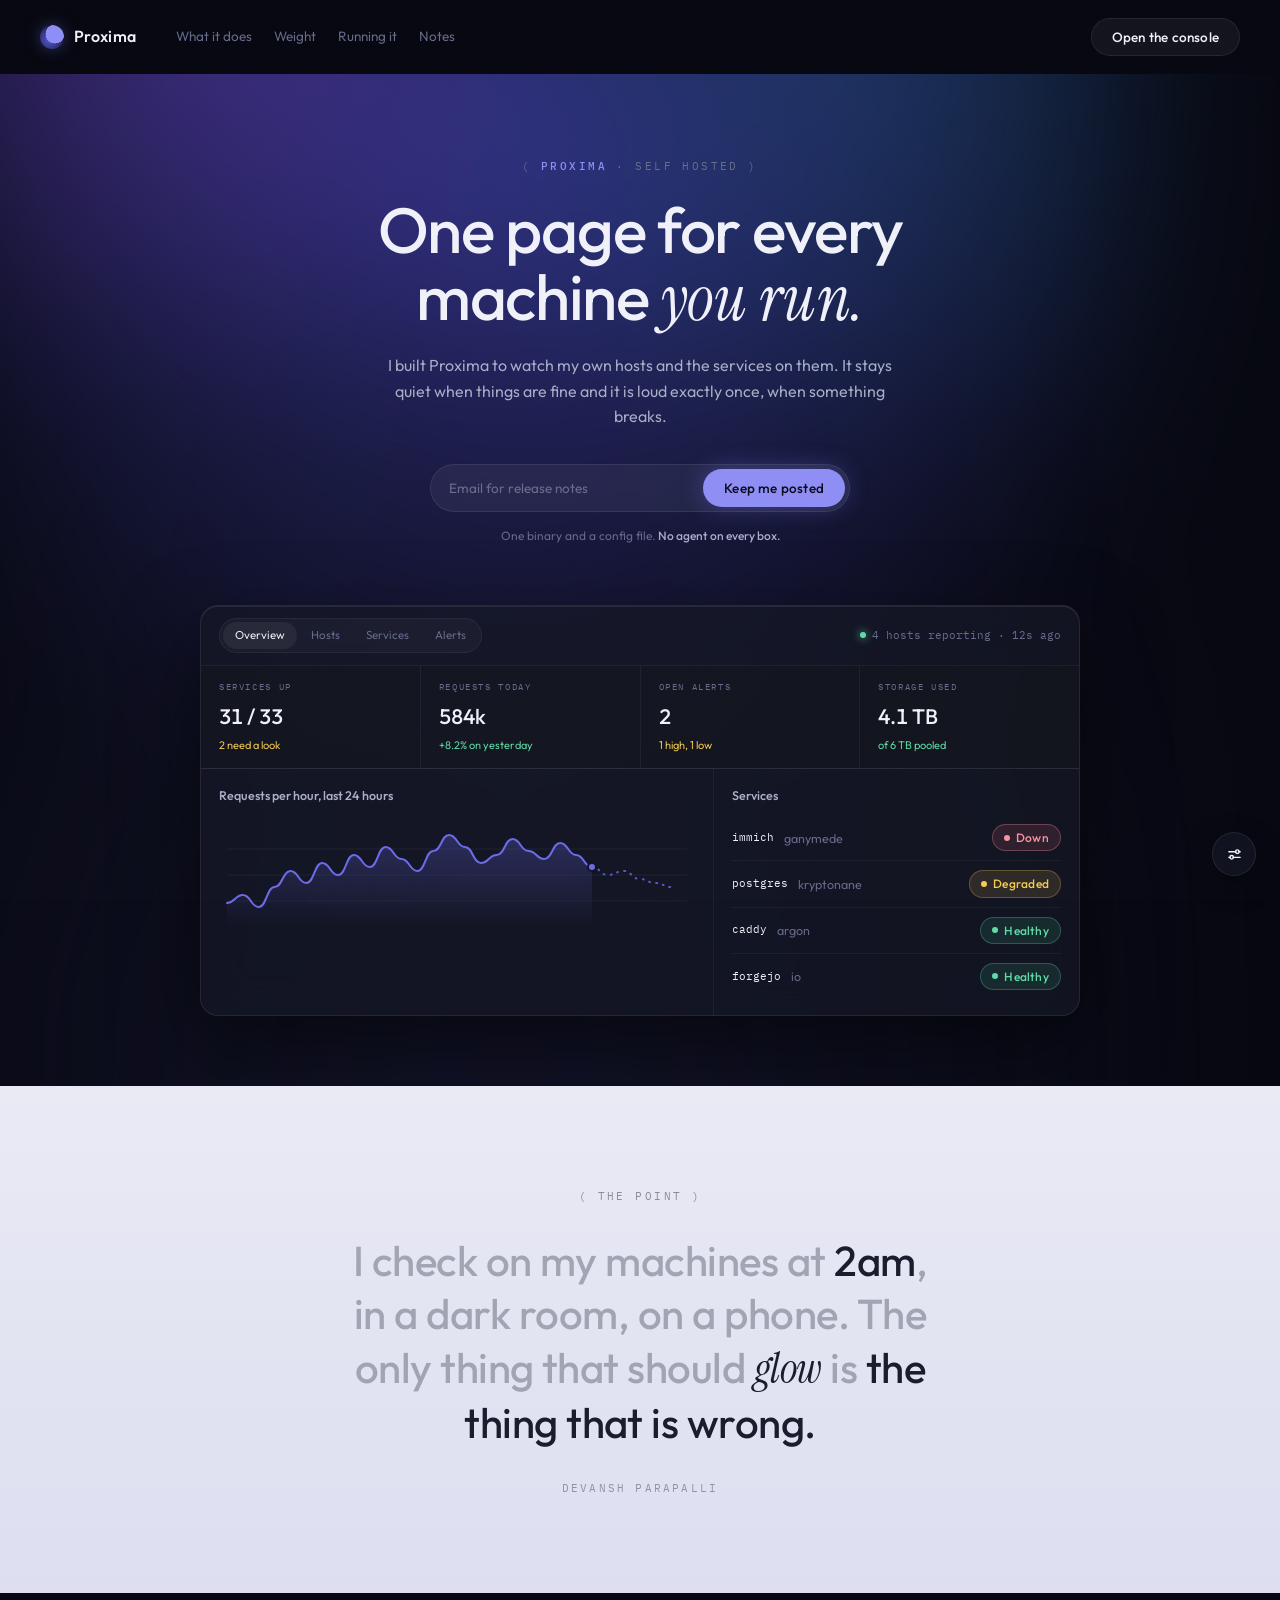
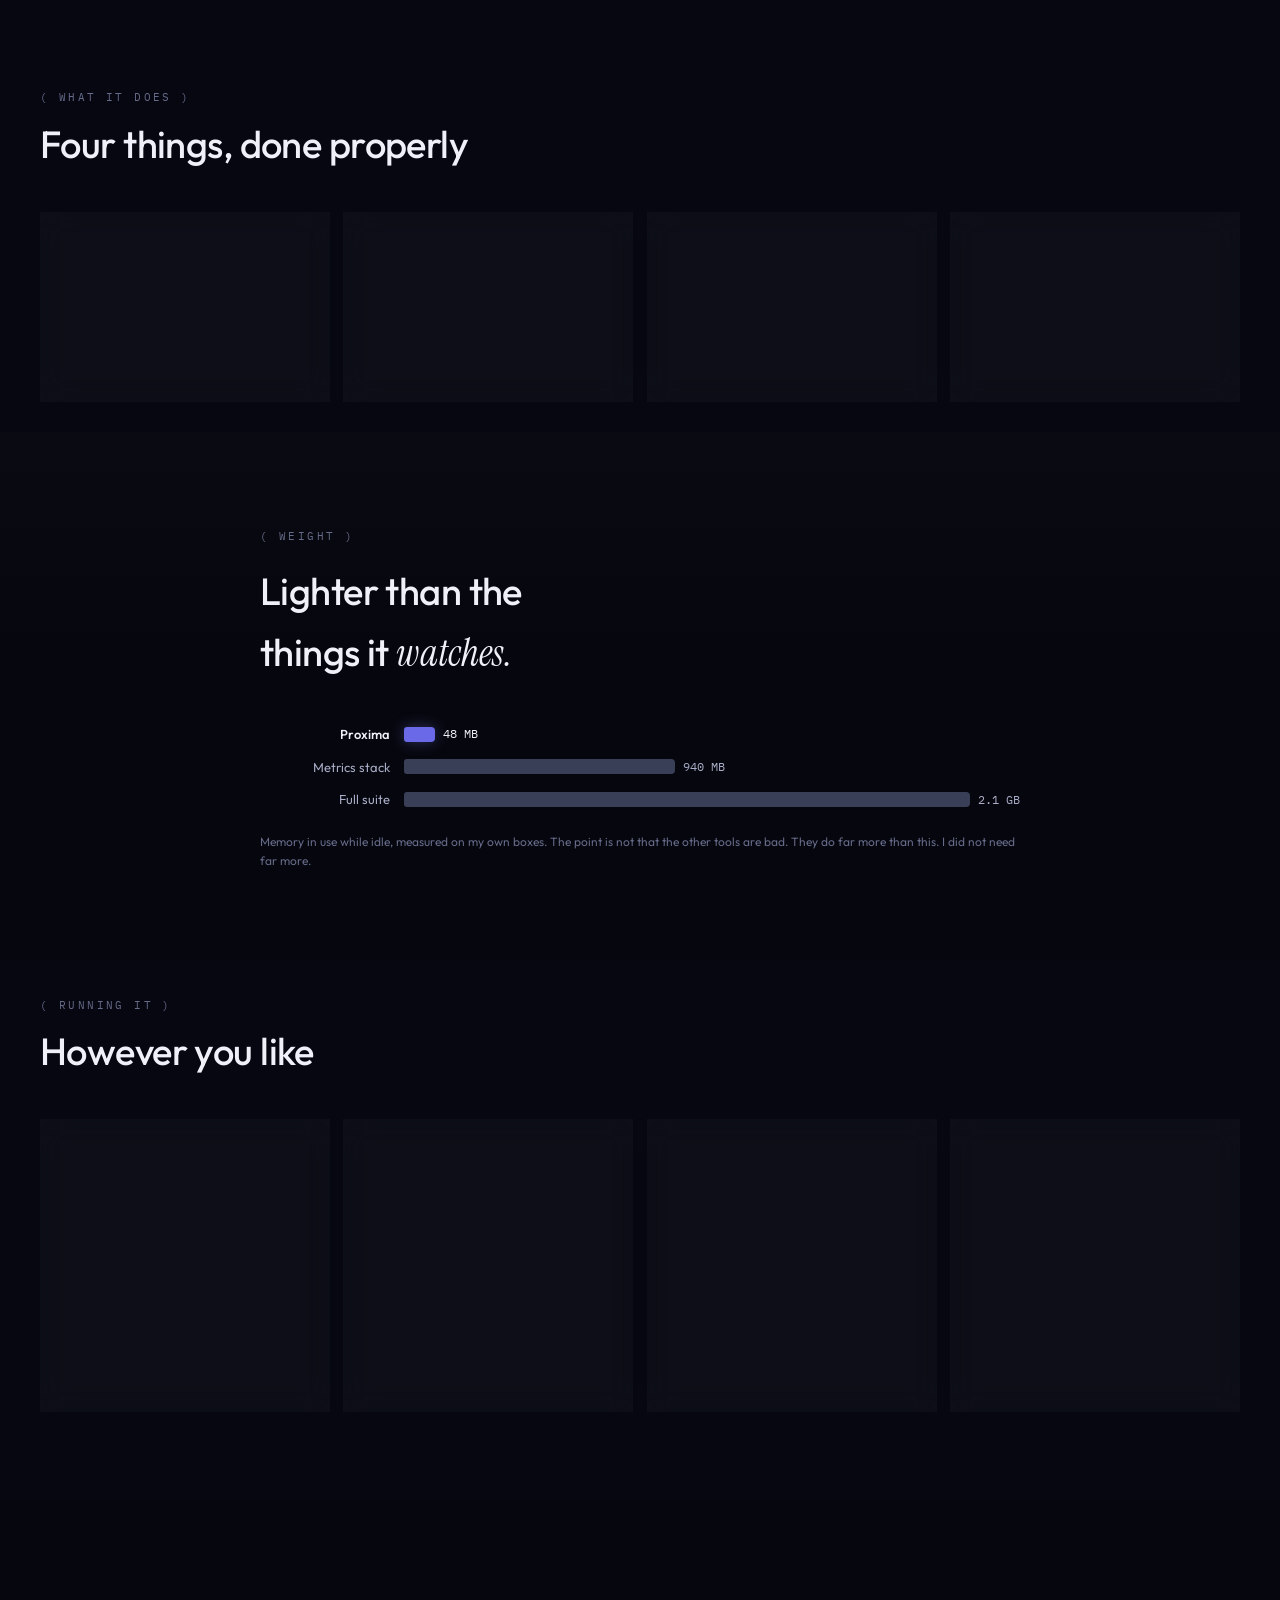
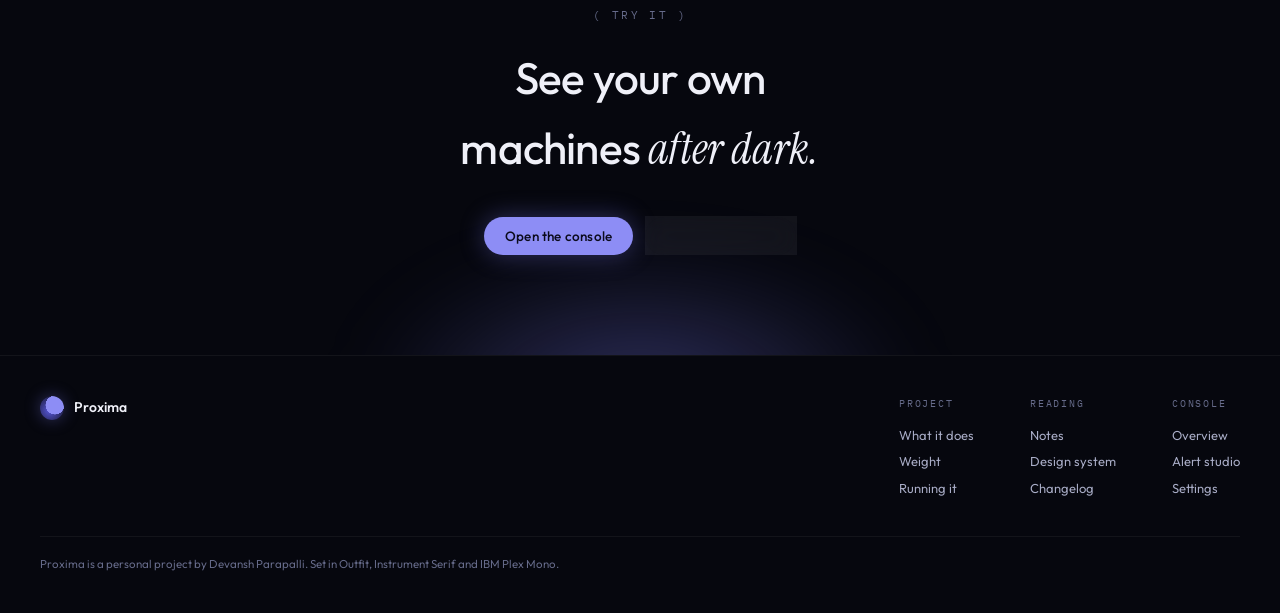
<file: landing.html>
<!DOCTYPE html>
<html lang="en" data-proxima-theme="fixed-dark">
<head>
<meta charset="utf-8">
<meta name="viewport" content="width=device-width, initial-scale=1">
<title>Proxima · One page for every machine you run</title>
<link rel="stylesheet" href="css/proxima.css">
<script>(function(){try{var a=localStorage.getItem('proxima-accent');if(a&&a!=='indigo')document.documentElement.classList.add('accent-'+a);}catch(e){}})();</script>
<script src="js/proxima.js" defer></script>
</head>
<body class="fixed-dark">

<div class="grain" aria-hidden="true"></div>

<div class="page">
  <nav class="top">
    <a class="logo" href="index.html"><span class="orb" aria-hidden="true"></span>Proxima</a>
    <span class="links" id="site-links">
      <a href="#what">What it does</a>
      <a href="#weight">Weight</a>
      <a href="#run">Running it</a>
      <a href="article.html">Notes</a>
    </span>
    <span class="cta"><a class="btn btn-glass" href="dashboard.html">Open the console</a></span>
    <button class="navtoggle" type="button" data-nav-toggle="#site-links" data-nav-breakpoint="720" aria-label="Open navigation" aria-expanded="false"><svg width="17" height="17" viewBox="0 0 24 24" fill="none" stroke="currentColor" stroke-width="2" stroke-linecap="round" aria-hidden="true"><path d="M4 7h16M4 12h16M4 17h16"/></svg></button>
  </nav>

  <header class="hero">
    <canvas id="hero-ink" width="1200" height="800" aria-hidden="true"></canvas>
    <div class="dots" aria-hidden="true"></div>
    <div class="eyebrow">( <b>PROXIMA</b> · SELF HOSTED )</div>
    <h1>One page for every machine <em class="si">you run.</em></h1>
    <p class="sub">I built Proxima to watch my own hosts and the services on them. It stays quiet when things are fine and it is loud exactly once, when something breaks.</p>
    <form class="cta-combo" onsubmit="return false">
      <input type="email" placeholder="Email for release notes" aria-label="Email for release notes">
      <button class="btn btn-primary" type="submit">Keep me posted</button>
    </form>
    <p class="fine">One binary and a config file. <b>No agent on every box.</b></p>

    <div class="embed" role="img" aria-label="A preview of the Proxima console showing four numbers, a request chart and a list of services">
      <div class="bar">
        <span class="tabs"><span class="on">Overview</span><span>Hosts</span><span>Services</span><span>Alerts</span></span>
        <span class="live"><i></i>4 hosts reporting · 12s ago</span>
      </div>
      <div class="krow">
        <div class="k"><label>Services up</label><div class="v">31 / 33</div><div class="d warn">2 need a look</div></div>
        <div class="k"><label>Requests today</label><div class="v">584k</div><div class="d up">+8.2% on yesterday</div></div>
        <div class="k"><label>Open alerts</label><div class="v">2</div><div class="d warn">1 high, 1 low</div></div>
        <div class="k"><label>Storage used</label><div class="v">4.1 TB</div><div class="d up">of 6 TB pooled</div></div>
      </div>
      <div class="split">
        <div class="chart">
          <h4>Requests per hour, last 24 hours</h4>
          <svg id="embed-spark" viewBox="0 0 460 120" aria-hidden="true"></svg>
        </div>
        <div class="rows">
          <h4>Services</h4>
          <div class="erow"><span class="id">immich</span><span class="rt">ganymede</span><span class="pill pill-rose"><i></i>Down</span></div>
          <div class="erow"><span class="id">postgres</span><span class="rt">kryptonane</span><span class="pill pill-amber"><i></i>Degraded</span></div>
          <div class="erow"><span class="id">caddy</span><span class="rt">argon</span><span class="pill pill-mint"><i></i>Healthy</span></div>
          <div class="erow"><span class="id">forgejo</span><span class="rt">io</span><span class="pill pill-mint"><i></i>Healthy</span></div>
        </div>
      </div>
    </div>
  </header>

  <section class="fog">
    <div class="center"><span class="eyebrow">( THE POINT )</span></div>
    <p class="manifesto">I check on my machines at <b>2am</b>, in a dark room, on a phone. The only thing that should <em>glow</em> is <b>the thing that is wrong.</b></p>
    <div class="sig">Devansh Parapalli</div>
  </section>

  <section class="features" id="what">
    <div class="sect-head">
      <span class="eyebrow">( WHAT IT DOES )</span>
      <h2>Four things, done properly</h2>
    </div>
    <div class="fgrid">
      <div class="fcard"><span class="glyph" aria-hidden="true"><svg width="14" height="14" viewBox="0 0 14 14" aria-hidden="true"><circle cx="7" cy="7" r="5.4" fill="none" stroke="currentColor" stroke-width="1.5"/><circle cx="7" cy="7" r="2.1" fill="currentColor"/></svg></span><h3>Watches hosts and services</h3><p>CPU, memory, disk, uptime and the state of every container. One line each. Click a line for the rest.</p></div>
      <div class="fcard"><span class="glyph" aria-hidden="true"><svg width="14" height="14" viewBox="0 0 14 14" aria-hidden="true"><circle cx="7" cy="7" r="5.4" fill="none" stroke="currentColor" stroke-width="1.5"/></svg></span><h3>Alerts you can test first</h3><p>Write a rule and see how often it would have fired over real history before you save it. No surprise pager at midnight.</p></div>
      <div class="fcard"><span class="glyph" aria-hidden="true"><svg width="14" height="14" viewBox="0 0 14 14" aria-hidden="true"><circle cx="7" cy="7" r="5.4" fill="none" stroke="currentColor" stroke-width="1.5"/><path d="M1.6 7a5.4 5.4 0 0 0 10.8 0z" fill="currentColor"/></svg></span><h3>Says what to do</h3><p>Every alert carries the note you wrote when you were calm. Future you reads it at 2am and knows where to start.</p></div>
      <div class="fcard"><span class="glyph" aria-hidden="true"><svg width="14" height="14" viewBox="0 0 14 14" aria-hidden="true"><circle cx="7" cy="7" r="5.4" fill="none" stroke="currentColor" stroke-width="1.5"/><path d="M7 1.6a5.4 5.4 0 0 0 0 10.8z" fill="currentColor"/></svg></span><h3>Guesses where things are going</h3><p>Trends continue as a dotted line, so you find out about the disk on Tuesday instead of Friday night.</p></div>
    </div>
  </section>

  <section class="proof" id="weight">
    <div class="wrap">
      <span class="eyebrow">( WEIGHT )</span>
      <h2 style="font-size:clamp(28px,4vw,38px);font-weight:470;letter-spacing:-.015em;color:var(--ink-hi);margin-top:14px;max-width:20ch;text-wrap:balance">Lighter than the things it <em class="si">watches.</em></h2>
      <div class="bars">
        <div class="brow lead"><span class="bl">Proxima</span><span class="track"><span class="bar" style="width:5%"></span><span class="bv">48 MB</span></span></div>
        <div class="brow"><span class="bl">Metrics stack</span><span class="track"><span class="bar" style="width:44%"></span><span class="bv">940 MB</span></span></div>
        <div class="brow"><span class="bl">Full suite</span><span class="track"><span class="bar" style="width:100%"></span><span class="bv">2.1 GB</span></span></div>
      </div>
      <p class="note">Memory in use while idle, measured on my own boxes. The point is not that the other tools are bad. They do far more than this. I did not need far more.</p>
    </div>
  </section>

  <section class="prods" id="run">
    <div class="sect-head">
      <span class="eyebrow">( RUNNING IT )</span>
      <h2>However you like</h2>
    </div>
    <div class="pgrid">
      <div class="tcard"><canvas width="400" height="220" aria-hidden="true"></canvas><div class="body"><span class="tag">BINARY</span><h3>Drop it on a box</h3><p>One static binary and a YAML file. Point it at your hosts over SSH and it starts reporting.</p><a href="#">Download →</a></div></div>
      <div class="tcard"><canvas width="400" height="220" aria-hidden="true"></canvas><div class="body"><span class="tag">DOCKER</span><h3>Or a container</h3><p>A single image, roughly 40 MB. Mount the config, expose one port, done.</p><a href="#">See the compose file →</a></div></div>
      <div class="tcard"><canvas width="400" height="220" aria-hidden="true"></canvas><div class="body"><span class="tag">SOURCE</span><h3>Read it first</h3><p>The whole thing is small enough to read in an afternoon, which was one of the goals.</p><a href="#">Browse the source →</a></div></div>
      <div class="tcard"><canvas width="400" height="220" aria-hidden="true"></canvas><div class="body"><span class="tag">DESIGN</span><h3>Take the interface</h3><p>The design system behind this site is documented and free to reuse in your own projects.</p><a href="docs.html">Open the docs →</a></div></div>
    </div>
  </section>

  <section class="cta-band" id="cta">
    <div class="glow" aria-hidden="true"></div>
    <span class="eyebrow">( TRY IT )</span>
    <h2>See your own machines <em class="si">after dark.</em></h2>
    <div class="actions">
      <a class="btn btn-primary" href="dashboard.html">Open the console</a>
      <a class="btn btn-glass" href="article.html">Read why I built it</a>
    </div>
  </section>

  <footer class="foot">
    <a class="logo" href="index.html"><span class="orb" aria-hidden="true"></span>Proxima</a>
    <div class="cols">
      <div class="col"><h5>Project</h5><a href="#what">What it does</a><a href="#weight">Weight</a><a href="#run">Running it</a></div>
      <div class="col"><h5>Reading</h5><a href="article.html">Notes</a><a href="docs.html">Design system</a><a href="#">Changelog</a></div>
      <div class="col"><h5>Console</h5><a href="dashboard.html">Overview</a><a href="studio.html">Alert studio</a><a href="settings.html">Settings</a></div>
    </div>
    <div class="fine">Proxima is a personal project by Devansh Parapalli. Set in Outfit, Instrument Serif and IBM Plex Mono.</div>
  </footer>
</div>

<div class="fab" id="fab">
  <div class="fab-panel" role="group" aria-label="Display options">
    <div class="fab-row"><span>Accent</span>
      <div class="fseg-dots" role="group" aria-label="Accent color">
        <button id="ac-indigo" class="dot on" style="--dc:#8D8DF5" type="button" aria-label="Indigo accent"></button>
        <button id="ac-teal" class="dot" style="--dc:#5FD3C8" type="button" aria-label="Teal accent"></button>
        <button id="ac-ember" class="dot" style="--dc:#F2A566" type="button" aria-label="Ember accent"></button>
        <button id="ac-lime" class="dot" style="--dc:#CFE763" type="button" aria-label="Lime accent"></button>
      </div>
    </div>
  </div>
  <button class="fab-btn" id="fab-toggle" type="button" aria-expanded="false" aria-label="Display options">
    <svg width="17" height="17" viewBox="0 0 24 24" fill="none" stroke="currentColor" stroke-width="2" stroke-linecap="round" aria-hidden="true"><path d="M4 8h10M18 8h2M4 16h2M10 16h10"/><circle cx="16" cy="8" r="2.5"/><circle cx="8" cy="16" r="2.5"/></svg>
  </button>
</div>

<script>
window.addEventListener('DOMContentLoaded', function () {
  Proxima.spark(document.getElementById('embed-spark'), {
    actual: [14, 16, 13, 18, 22, 19, 24, 21, 26, 23, 28, 25, 22, 27, 31, 28, 24, 26, 30, 27, 25, 29, 26, 23],
    forecast: [23, 21, 22, 20, 19, 18],
    min: 8, max: 34, pad: 8
  });
});
</script>
</body>
</html>
</file>
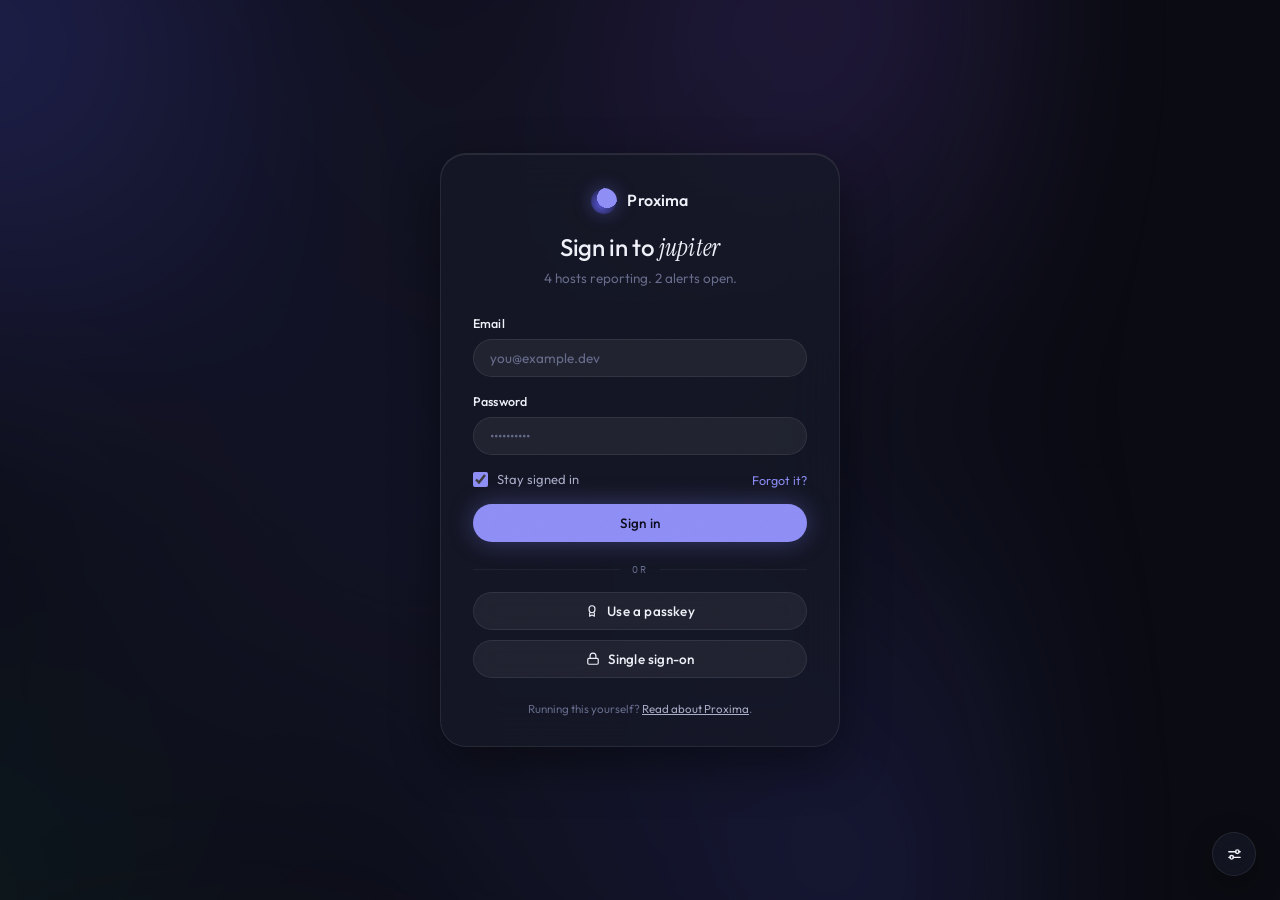
<file: login.html>
<!DOCTYPE html>
<html lang="en">
<head>
<meta charset="utf-8">
<meta name="viewport" content="width=device-width, initial-scale=1">
<title>Proxima · Sign in</title>
<meta name="description" content="Sign in to the Proxima console.">

<link rel="stylesheet" href="css/proxima.css">
<script>(function(){try{var h=document.documentElement,t=localStorage.getItem('proxima-theme'),a=localStorage.getItem('proxima-accent'),b=localStorage.getItem('proxima-bg');if(t==='light')h.classList.add('theme-light');if(a&&a!=='indigo')h.classList.add('accent-'+a);if(b==='flat')h.classList.add('bg-flat');}catch(e){}})();</script>
<script src="js/proxima.js" defer></script>
</head>
<body>

<canvas id="ink" width="1400" height="900" aria-hidden="true"></canvas>
<div class="grain" aria-hidden="true"></div>

<div class="auth">
  <div class="auth-card">
    <a class="brand" href="index.html"><span class="orb" aria-hidden="true"></span><span>Proxima</span></a>
    <h1>Sign in to <em class="serif-em">jupiter</em></h1>
    <p class="sub">4 hosts reporting. 2 alerts open.</p>

    <form onsubmit="return false">
      <div class="field">
        <label for="l-email">Email</label>
        <input type="email" id="l-email" placeholder="you@example.dev" autocomplete="email">
      </div>
      <div class="field">
        <label for="l-pass">Password</label>
        <input type="password" id="l-pass" placeholder="••••••••••" autocomplete="current-password">
      </div>
      <div class="row">
        <label class="check"><input type="checkbox" checked> Stay signed in</label>
        <a href="#">Forgot it?</a>
      </div>
      <button class="btn btn-primary btn-block" type="submit" onclick="location.href='dashboard.html'">Sign in</button>
    </form>

    <div class="auth-div">or</div>
    <div class="auth-alt">
      <button class="btn btn-glass btn-block" type="button">
        <svg width="14" height="14" viewBox="0 0 24 24" fill="none" stroke="currentColor" stroke-width="2" stroke-linecap="round" stroke-linejoin="round" aria-hidden="true"><path d="M12 3a5 5 0 0 1 5 5v2a5 5 0 0 1-10 0V8a5 5 0 0 1 5-5z"/><path d="M8 15.5V21l4-2 4 2v-5.5"/></svg>
        Use a passkey
      </button>
      <button class="btn btn-glass btn-block" type="button">
        <svg width="14" height="14" viewBox="0 0 24 24" fill="none" stroke="currentColor" stroke-width="2" stroke-linecap="round" stroke-linejoin="round" aria-hidden="true"><rect x="3" y="11" width="18" height="10" rx="2"/><path d="M7 11V7a5 5 0 0 1 10 0v4"/></svg>
        Single sign-on
      </button>
    </div>

    <p class="auth-fine">Running this yourself? <a href="landing.html">Read about Proxima</a>.</p>
  </div>
</div>

<div class="fab" id="fab">
  <div class="fab-panel" role="group" aria-label="Display options">
    <div class="fab-row"><span>Theme</span>
      <div class="fseg" role="group" aria-label="Theme"><button id="th-dark" class="on" type="button">Dark</button><button id="th-light" type="button">Light</button></div>
    </div>
    <div class="fab-row"><span>Background</span>
      <div class="fseg" role="group" aria-label="Background"><button id="bg-ink" class="on" type="button">Ink</button><button id="bg-flat" type="button">Flat</button></div>
    </div>
    <div class="fab-row"><span>Accent</span>
      <div class="fseg-dots" role="group" aria-label="Accent color">
        <button id="ac-indigo" class="dot on" style="--dc:#8D8DF5" type="button" aria-label="Indigo accent"></button>
        <button id="ac-teal" class="dot" style="--dc:#5FD3C8" type="button" aria-label="Teal accent"></button>
        <button id="ac-ember" class="dot" style="--dc:#F2A566" type="button" aria-label="Ember accent"></button>
        <button id="ac-lime" class="dot" style="--dc:#CFE763" type="button" aria-label="Lime accent"></button>
      </div>
    </div>
  </div>
  <button class="fab-btn" id="fab-toggle" type="button" aria-expanded="false" aria-label="Display options">
    <svg width="17" height="17" viewBox="0 0 24 24" fill="none" stroke="currentColor" stroke-width="2" stroke-linecap="round" aria-hidden="true"><path d="M4 8h10M18 8h2M4 16h2M10 16h10"/><circle cx="16" cy="8" r="2.5"/><circle cx="8" cy="16" r="2.5"/></svg>
  </button>
</div>

</body>
</html>
</file>
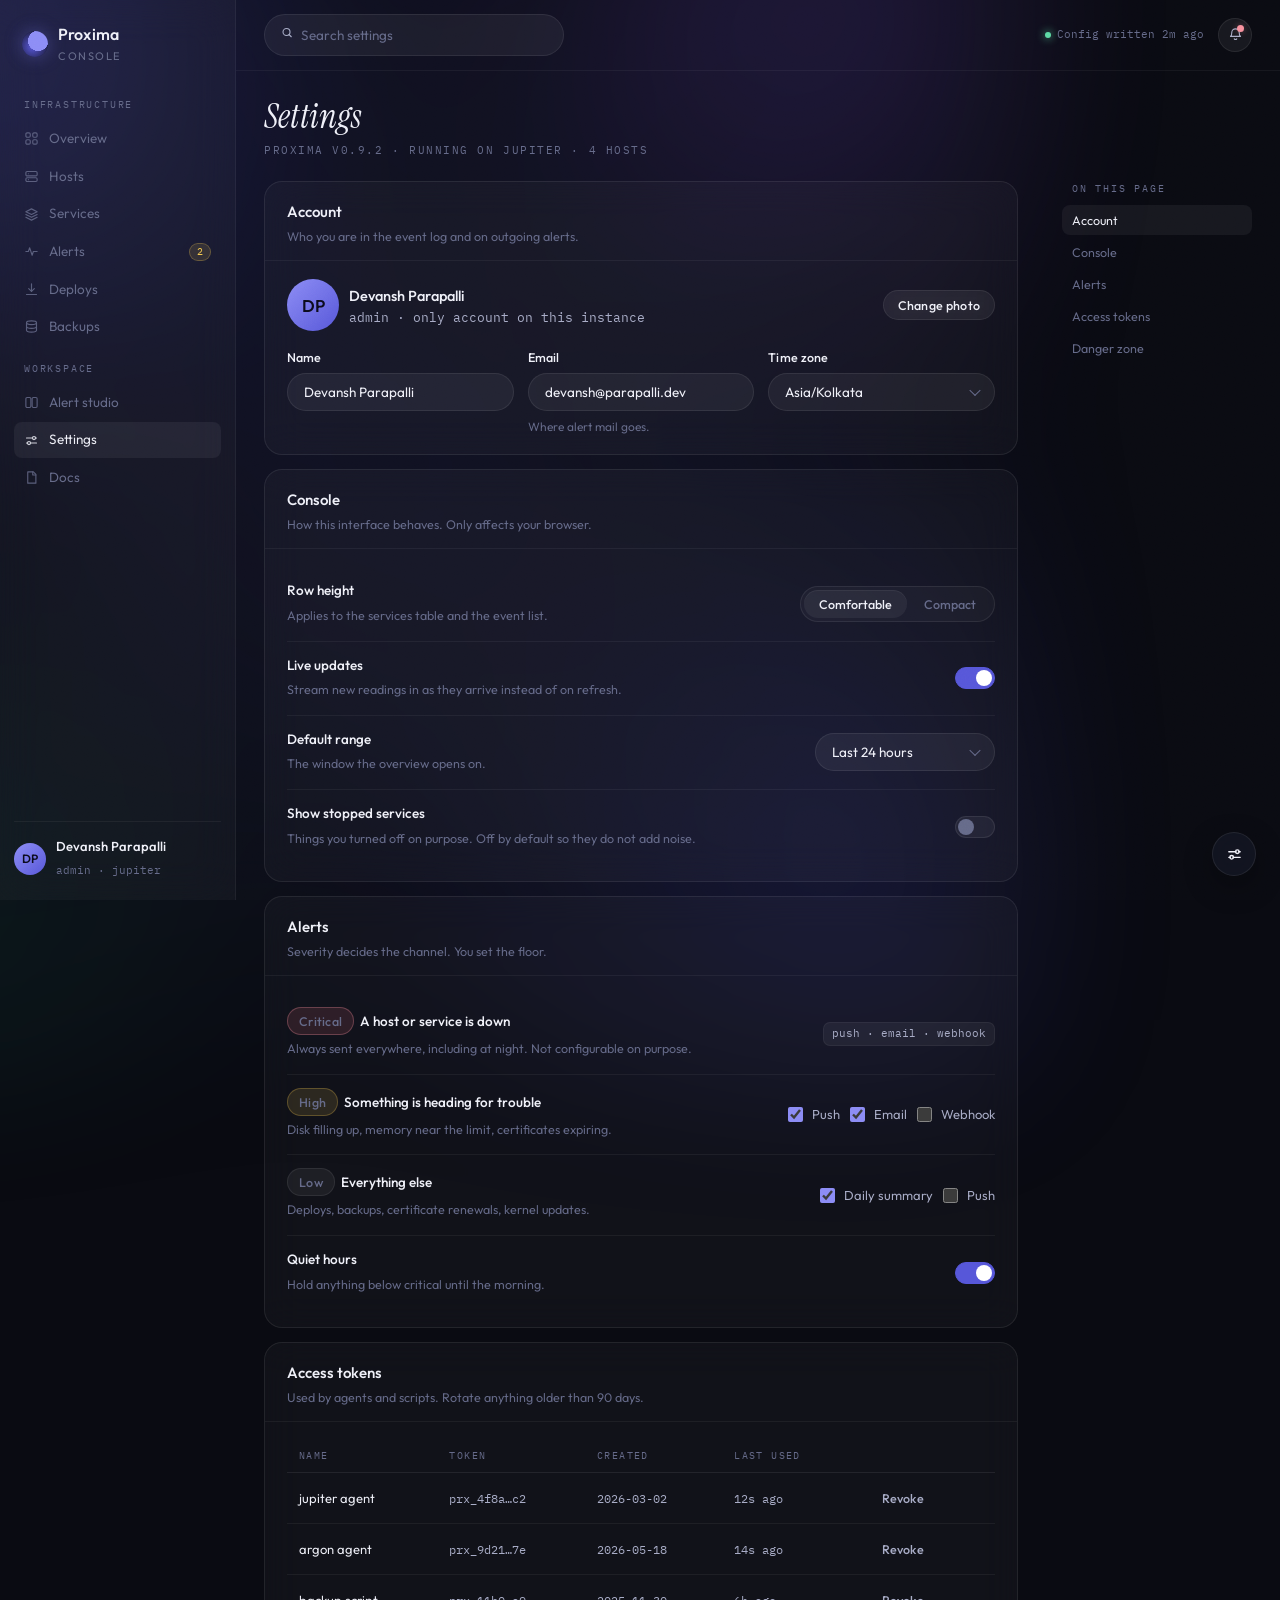
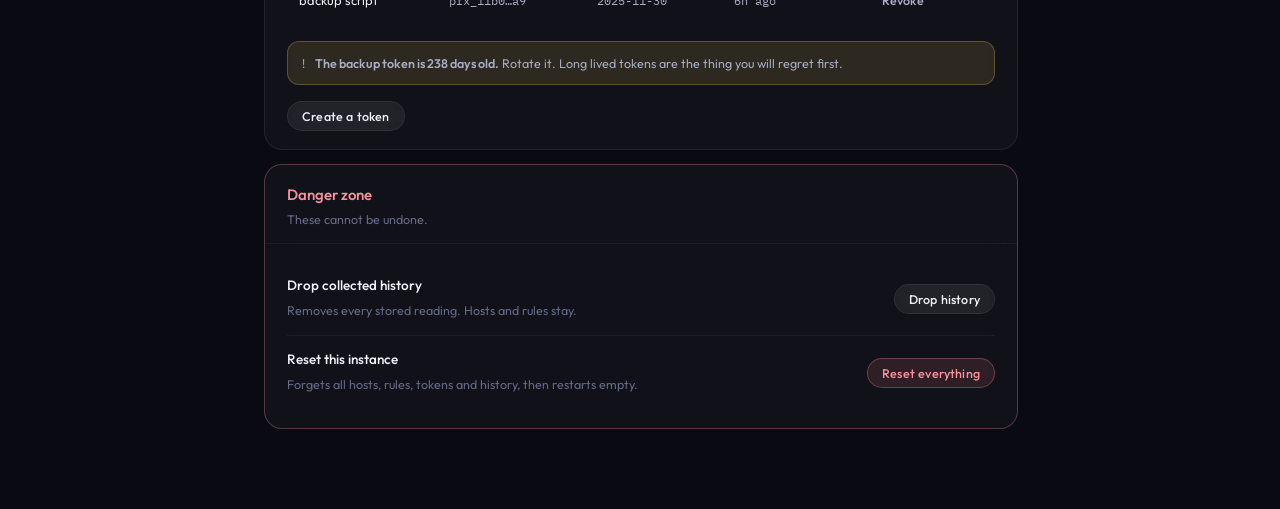
<file: settings.html>
<!DOCTYPE html>
<html lang="en">
<head>
<meta charset="utf-8">
<meta name="viewport" content="width=device-width, initial-scale=1">
<title>Proxima · Settings</title>
<link rel="stylesheet" href="css/proxima.css">
<script>(function(){try{var h=document.documentElement,t=localStorage.getItem('proxima-theme'),a=localStorage.getItem('proxima-accent'),b=localStorage.getItem('proxima-bg');if(t==='light')h.classList.add('theme-light');if(a&&a!=='indigo')h.classList.add('accent-'+a);if(b==='flat')h.classList.add('bg-flat');}catch(e){}})();</script>
<script src="js/proxima.js" defer></script>
</head>
<body>

<canvas id="ink" width="1400" height="900" aria-hidden="true"></canvas>
<div class="grain" aria-hidden="true"></div>

<div class="savebar" id="savebar" role="status" aria-live="polite">
  <span class="sdot" aria-hidden="true"></span>
  <span class="n"><b>0</b> unsaved changes</span>
  <button class="btn btn-ghost btn-sm" type="button" data-discard>Discard</button>
  <button class="btn btn-primary btn-sm" type="button" data-save>Save</button>
</div>

<div class="shell">
  <aside class="side" id="app-nav">
    <a class="brand" href="index.html"><span class="orb" aria-hidden="true"></span><span>Proxima<small>Console</small></span></a>
    <span class="rail-label">Infrastructure</span>
    <nav aria-label="Infrastructure">
      <a href="dashboard.html"><svg width="15" height="15" viewBox="0 0 24 24" fill="none" stroke="currentColor" stroke-width="1.8" stroke-linecap="round" aria-hidden="true"><rect x="3" y="3" width="7" height="7" rx="2"/><rect x="14" y="3" width="7" height="7" rx="2"/><rect x="3" y="14" width="7" height="7" rx="2"/><rect x="14" y="14" width="7" height="7" rx="2"/></svg>Overview</a>
      <a href="#"><svg width="15" height="15" viewBox="0 0 24 24" fill="none" stroke="currentColor" stroke-width="1.8" stroke-linecap="round" stroke-linejoin="round" aria-hidden="true"><rect x="3" y="4" width="18" height="7" rx="2"/><rect x="3" y="14" width="18" height="6" rx="2"/><path d="M7 7.5h.01M7 17h.01"/></svg>Hosts</a>
      <a href="#"><svg width="15" height="15" viewBox="0 0 24 24" fill="none" stroke="currentColor" stroke-width="1.8" stroke-linecap="round" stroke-linejoin="round" aria-hidden="true"><path d="M12 3 3 7.5 12 12l9-4.5L12 3z"/><path d="M3 16.5 12 21l9-4.5M3 12l9 4.5L21 12"/></svg>Services</a>
      <a href="#"><svg width="15" height="15" viewBox="0 0 24 24" fill="none" stroke="currentColor" stroke-width="1.8" stroke-linecap="round" stroke-linejoin="round" aria-hidden="true"><path d="M3 12h4l2-6 4 12 2-6h6"/></svg>Alerts<span class="badge">2</span></a>
      <a href="#"><svg width="15" height="15" viewBox="0 0 24 24" fill="none" stroke="currentColor" stroke-width="1.8" stroke-linecap="round" stroke-linejoin="round" aria-hidden="true"><path d="M12 3v12"/><path d="m7.5 10.5 4.5 4.5 4.5-4.5"/><path d="M4 20h16"/></svg>Deploys</a>
      <a href="#"><svg width="15" height="15" viewBox="0 0 24 24" fill="none" stroke="currentColor" stroke-width="1.8" stroke-linecap="round" stroke-linejoin="round" aria-hidden="true"><ellipse cx="12" cy="6" rx="8" ry="3"/><path d="M4 6v12c0 1.7 3.6 3 8 3s8-1.3 8-3V6"/><path d="M4 12c0 1.7 3.6 3 8 3s8-1.3 8-3"/></svg>Backups</a>
    </nav>
    <span class="rail-label">Workspace</span>
    <nav aria-label="Workspace">
      <a href="studio.html"><svg width="15" height="15" viewBox="0 0 24 24" fill="none" stroke="currentColor" stroke-width="1.8" stroke-linecap="round" stroke-linejoin="round" aria-hidden="true"><rect x="3" y="4" width="8" height="16" rx="2"/><rect x="13" y="4" width="8" height="16" rx="2"/></svg>Alert studio</a>
      <a href="#" class="on"><svg width="15" height="15" viewBox="0 0 24 24" fill="none" stroke="currentColor" stroke-width="1.8" stroke-linecap="round" aria-hidden="true"><path d="M4 8h10M18 8h2M4 16h2M10 16h10"/><circle cx="16" cy="8" r="2.5"/><circle cx="8" cy="16" r="2.5"/></svg>Settings</a>
      <a href="docs.html"><svg width="15" height="15" viewBox="0 0 24 24" fill="none" stroke="currentColor" stroke-width="1.8" stroke-linecap="round" stroke-linejoin="round" aria-hidden="true"><path d="M6 3h9l4 4v14H6z"/><path d="M14 3v5h5"/></svg>Docs</a>
    </nav>
    <div class="foot">
      <span class="av">DP</span>
      <div class="who"><b>Devansh Parapalli</b><span>admin · jupiter</span></div>
    </div>
  </aside>

  <div>
    <div class="topbar">
      <button class="navtoggle" type="button" data-nav-toggle="#app-nav" aria-label="Open navigation" aria-expanded="false"><svg width="17" height="17" viewBox="0 0 24 24" fill="none" stroke="currentColor" stroke-width="2" stroke-linecap="round" aria-hidden="true"><path d="M4 7h16M4 12h16M4 17h16"/></svg></button>
      <a class="brand brand-sm" href="index.html"><span class="orb" aria-hidden="true"></span><span>Proxima</span></a>
      <label class="input"><span aria-hidden="true"><svg width="13" height="13" viewBox="0 0 24 24" fill="none" stroke="currentColor" stroke-width="2.2" stroke-linecap="round" aria-hidden="true"><circle cx="11" cy="11" r="7"/><path d="m20.5 20.5-4.5-4.5"/></svg></span><input type="text" placeholder="Search settings"></label>
      <div class="right">
        <span class="live"><i></i>Config written 2m ago</span>
        <button class="iconbtn" type="button" aria-label="Alerts"><svg width="15" height="15" viewBox="0 0 24 24" fill="none" stroke="currentColor" stroke-width="1.8" stroke-linecap="round" stroke-linejoin="round" aria-hidden="true"><path d="M6 9a6 6 0 1 1 12 0c0 5 2 6 2 6H4s2-1 2-6"/><path d="M10 19a2.5 2.5 0 0 0 4 0"/></svg><span class="bdot" aria-hidden="true"></span></button>
      </div>
    </div>

    <main class="main">
      <div class="centerwrap">
        <div class="page-head">
          <div>
            <h1><em class="serif-em">Settings</em></h1>
            <div class="when">proxima v0.9.2 · running on jupiter · 4 hosts</div>
          </div>
        </div>

        <div class="settings-cols">
          <form class="stack" data-savebar="#savebar" onsubmit="return false">
            <section class="form-section" id="account">
              <header>
                <h3>Account</h3>
                <p>Who you are in the event log and on outgoing alerts.</p>
              </header>
              <div class="body">
                <div class="u-flex">
                  <span class="av av-lg">DP</span>
                  <div>
                    <div style="font-weight:530;color:var(--ink-hi);font-size:14.5px">Devansh Parapalli</div>
                    <div class="t-data">admin · only account on this instance</div>
                  </div>
                  <span class="u-right"></span>
                  <button class="btn btn-glass btn-sm" type="button">Change photo</button>
                </div>
                <div class="fieldrow">
                  <div class="field">
                    <label for="s-name">Name</label>
                    <input type="text" id="s-name" value="Devansh Parapalli">
                  </div>
                  <div class="field">
                    <label for="s-email">Email</label>
                    <input type="email" id="s-email" value="devansh@parapalli.dev">
                    <span class="help">Where alert mail goes.</span>
                  </div>
                  <div class="field">
                    <label for="s-tz">Time zone</label>
                    <span class="selwrap"><select id="s-tz"><option selected>Asia/Kolkata</option><option>UTC</option><option>Europe/Berlin</option></select></span>
                  </div>
                </div>
              </div>
            </section>

            <section class="form-section" id="console">
              <header>
                <h3>Console</h3>
                <p>How this interface behaves. Only affects your browser.</p>
              </header>
              <div class="body" style="gap:0">
                <div class="setrow">
                  <div class="info"><b>Row height</b><span>Applies to the services table and the event list.</span></div>
                  <div class="ctl"><div class="seg" role="group" aria-label="Row height"><button class="on" type="button">Comfortable</button><button type="button">Compact</button></div></div>
                </div>
                <div class="setrow">
                  <div class="info"><b>Live updates</b><span>Stream new readings in as they arrive instead of on refresh.</span></div>
                  <div class="ctl"><button class="toggle on" type="button" role="switch" aria-checked="true" aria-label="Live updates"></button></div>
                </div>
                <div class="setrow">
                  <div class="info"><b>Default range</b><span>The window the overview opens on.</span></div>
                  <div class="ctl" style="min-width:180px"><span class="selwrap" style="width:100%"><select aria-label="Default range"><option selected>Last 24 hours</option><option>Last 7 days</option><option>Last 30 days</option></select></span></div>
                </div>
                <div class="setrow">
                  <div class="info"><b>Show stopped services</b><span>Things you turned off on purpose. Off by default so they do not add noise.</span></div>
                  <div class="ctl"><button class="toggle" type="button" role="switch" aria-checked="false" aria-label="Show stopped services"></button></div>
                </div>
              </div>
            </section>

            <section class="form-section" id="alerts">
              <header>
                <h3>Alerts</h3>
                <p>Severity decides the channel. You set the floor.</p>
              </header>
              <div class="body" style="gap:0">
                <div class="setrow">
                  <div class="info"><b><span class="pill pill-rose" style="margin-right:6px">Critical</span>A host or service is down</b><span>Always sent everywhere, including at night. Not configurable on purpose.</span></div>
                  <div class="ctl"><span class="chip-f">push · email · webhook</span></div>
                </div>
                <div class="setrow">
                  <div class="info"><b><span class="pill pill-amber" style="margin-right:6px">High</span>Something is heading for trouble</b><span>Disk filling up, memory near the limit, certificates expiring.</span></div>
                  <div class="ctl">
                    <label class="check"><input type="checkbox" checked> Push</label>
                    <label class="check"><input type="checkbox" checked> Email</label>
                    <label class="check"><input type="checkbox"> Webhook</label>
                  </div>
                </div>
                <div class="setrow">
                  <div class="info"><b><span class="pill pill-mute" style="margin-right:6px">Low</span>Everything else</b><span>Deploys, backups, certificate renewals, kernel updates.</span></div>
                  <div class="ctl">
                    <label class="check"><input type="checkbox" checked> Daily summary</label>
                    <label class="check"><input type="checkbox"> Push</label>
                  </div>
                </div>
                <div class="setrow">
                  <div class="info"><b>Quiet hours</b><span>Hold anything below critical until the morning.</span></div>
                  <div class="ctl"><button class="toggle on" type="button" role="switch" aria-checked="true" aria-label="Quiet hours"></button></div>
                </div>
              </div>
            </section>

            <section class="form-section" id="tokens">
              <header>
                <h3>Access tokens</h3>
                <p>Used by agents and scripts. Rotate anything older than 90 days.</p>
              </header>
              <div class="body">
                <div class="dtable">
                  <table>
                    <thead><tr><th>Name</th><th>Token</th><th>Created</th><th>Last used</th><th></th></tr></thead>
                    <tbody>
                      <tr><td>jupiter agent</td><td class="mono">prx_4f8a…c2</td><td class="mono">2026-03-02</td><td class="mono">12s ago</td><td><button class="btn btn-ghost btn-sm" type="button">Revoke</button></td></tr>
                      <tr><td>argon agent</td><td class="mono">prx_9d21…7e</td><td class="mono">2026-05-18</td><td class="mono">14s ago</td><td><button class="btn btn-ghost btn-sm" type="button">Revoke</button></td></tr>
                      <tr><td>backup script</td><td class="mono">prx_11b0…a9</td><td class="mono">2025-11-30</td><td class="mono">6h ago</td><td><button class="btn btn-ghost btn-sm" type="button">Revoke</button></td></tr>
                    </tbody>
                  </table>
                </div>
                <div class="callout"><span aria-hidden="true">!</span><span><b>The backup token is 238 days old.</b> <span>Rotate it. Long lived tokens are the thing you will regret first.</span></span></div>
                <div><button class="btn btn-glass btn-sm" type="button">Create a token</button></div>
              </div>
            </section>

            <section class="form-section danger-zone" id="danger">
              <header>
                <h3>Danger zone</h3>
                <p>These cannot be undone.</p>
              </header>
              <div class="body" style="gap:0">
                <div class="setrow">
                  <div class="info"><b>Drop collected history</b><span>Removes every stored reading. Hosts and rules stay.</span></div>
                  <div class="ctl"><button class="btn btn-glass btn-sm" type="button">Drop history</button></div>
                </div>
                <div class="setrow">
                  <div class="info"><b>Reset this instance</b><span>Forgets all hosts, rules, tokens and history, then restarts empty.</span></div>
                  <div class="ctl"><button class="btn btn-danger btn-sm" type="button">Reset everything</button></div>
                </div>
              </div>
            </section>
          </form>

          <nav class="subnav" aria-label="On this page">
            <span class="rail-label">On this page</span>
            <a href="#account" class="on">Account</a>
            <a href="#console">Console</a>
            <a href="#alerts">Alerts</a>
            <a href="#tokens">Access tokens</a>
            <a href="#danger">Danger zone</a>
          </nav>
        </div>
      </div>
    </main>
  </div>
</div>

<div class="fab" id="fab">
  <div class="fab-panel" role="group" aria-label="Display options">
    <div class="fab-row"><span>Theme</span>
      <div class="fseg" role="group" aria-label="Theme"><button id="th-dark" class="on" type="button">Dark</button><button id="th-light" type="button">Light</button></div>
    </div>
    <div class="fab-row"><span>Background</span>
      <div class="fseg" role="group" aria-label="Background"><button id="bg-ink" class="on" type="button">Ink</button><button id="bg-flat" type="button">Flat</button></div>
    </div>
    <div class="fab-row"><span>Accent</span>
      <div class="fseg-dots" role="group" aria-label="Accent color">
        <button id="ac-indigo" class="dot on" style="--dc:#8D8DF5" type="button" aria-label="Indigo accent"></button>
        <button id="ac-teal" class="dot" style="--dc:#5FD3C8" type="button" aria-label="Teal accent"></button>
        <button id="ac-ember" class="dot" style="--dc:#F2A566" type="button" aria-label="Ember accent"></button>
        <button id="ac-lime" class="dot" style="--dc:#CFE763" type="button" aria-label="Lime accent"></button>
      </div>
    </div>
  </div>
  <button class="fab-btn" id="fab-toggle" type="button" aria-expanded="false" aria-label="Display options">
    <svg width="17" height="17" viewBox="0 0 24 24" fill="none" stroke="currentColor" stroke-width="2" stroke-linecap="round" aria-hidden="true"><path d="M4 8h10M18 8h2M4 16h2M10 16h10"/><circle cx="16" cy="8" r="2.5"/><circle cx="8" cy="16" r="2.5"/></svg>
  </button>
</div>

</body>
</html>
</file>
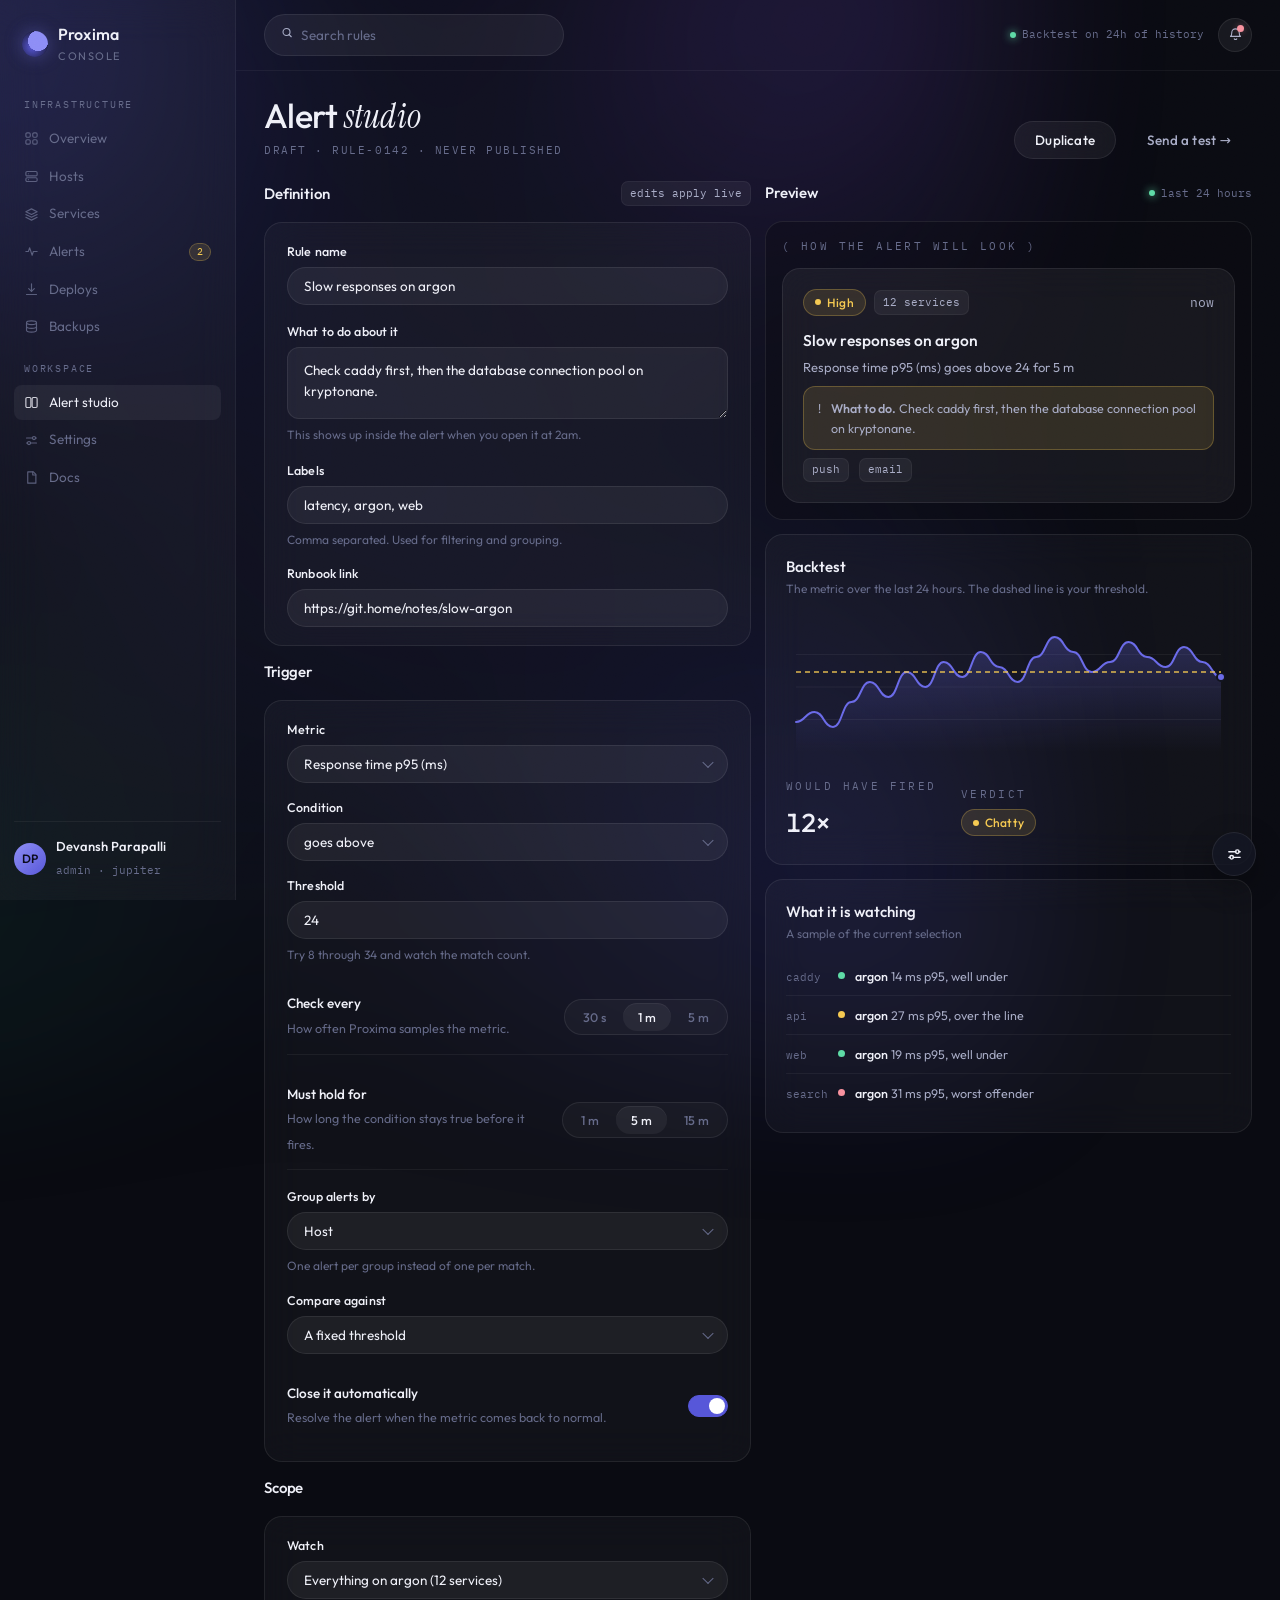
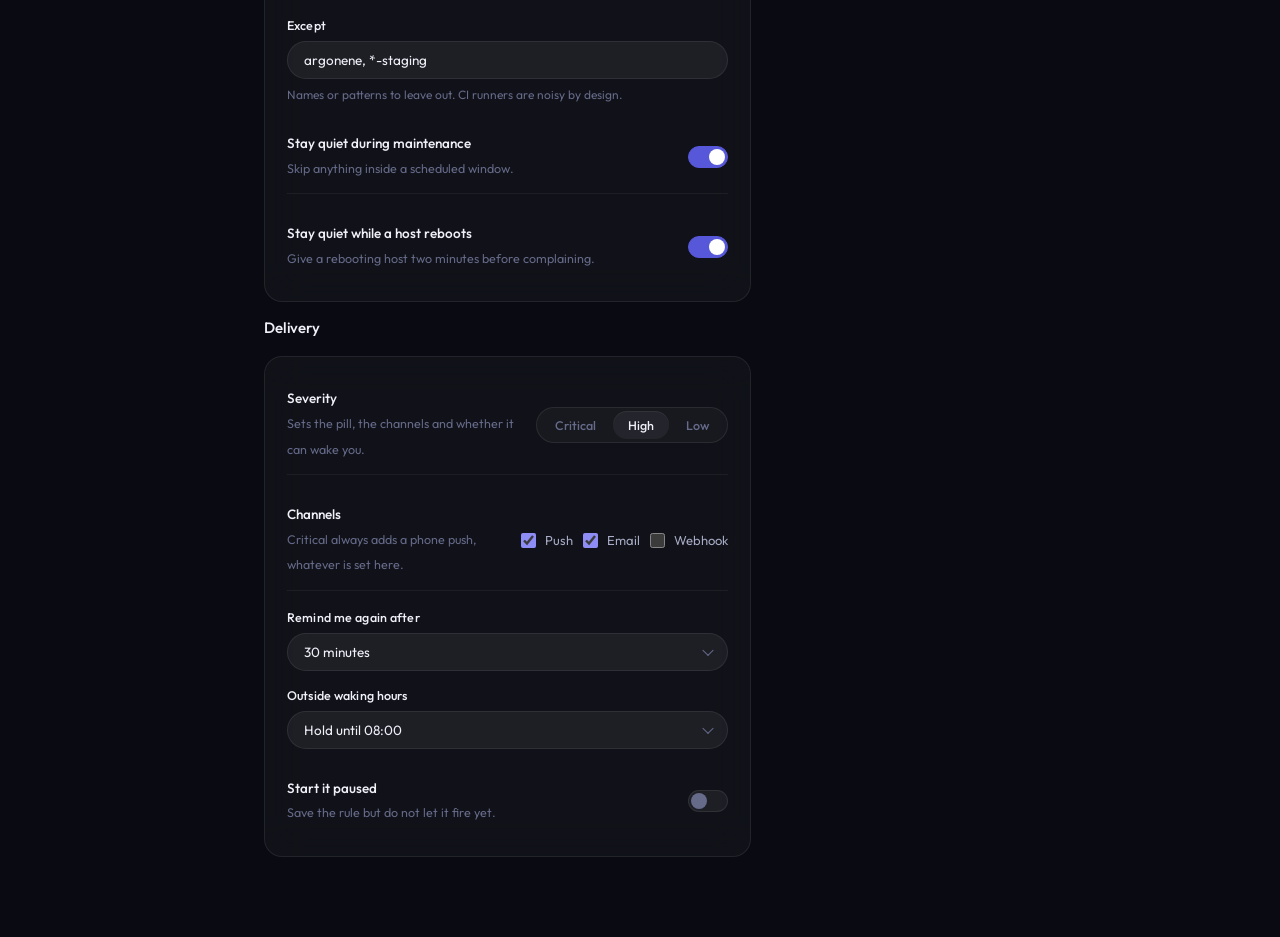
<file: studio.html>
<!DOCTYPE html>
<html lang="en">
<head>
<meta charset="utf-8">
<meta name="viewport" content="width=device-width, initial-scale=1">
<title>Proxima · Alert studio</title>
<link rel="stylesheet" href="css/proxima.css">
<script>(function(){try{var h=document.documentElement,t=localStorage.getItem('proxima-theme'),a=localStorage.getItem('proxima-accent'),b=localStorage.getItem('proxima-bg');if(t==='light')h.classList.add('theme-light');if(a&&a!=='indigo')h.classList.add('accent-'+a);if(b==='flat')h.classList.add('bg-flat');}catch(e){}})();</script>
<script src="js/proxima.js" defer></script>
</head>
<body>

<canvas id="ink" width="1400" height="900" aria-hidden="true"></canvas>
<div class="grain" aria-hidden="true"></div>

<div class="savebar" id="savebar" role="status" aria-live="polite">
  <span class="sdot" aria-hidden="true"></span>
  <span class="n"><b>0</b> unsaved changes</span>
  <button class="btn btn-ghost btn-sm" type="button" data-discard>Discard</button>
  <button class="btn btn-primary btn-sm" type="button" data-save>Save rule</button>
</div>

<div class="shell">
  <aside class="side" id="app-nav">
    <a class="brand" href="index.html"><span class="orb" aria-hidden="true"></span><span>Proxima<small>Console</small></span></a>
    <span class="rail-label">Infrastructure</span>
    <nav aria-label="Infrastructure">
      <a href="dashboard.html"><svg width="15" height="15" viewBox="0 0 24 24" fill="none" stroke="currentColor" stroke-width="1.8" stroke-linecap="round" aria-hidden="true"><rect x="3" y="3" width="7" height="7" rx="2"/><rect x="14" y="3" width="7" height="7" rx="2"/><rect x="3" y="14" width="7" height="7" rx="2"/><rect x="14" y="14" width="7" height="7" rx="2"/></svg>Overview</a>
      <a href="#"><svg width="15" height="15" viewBox="0 0 24 24" fill="none" stroke="currentColor" stroke-width="1.8" stroke-linecap="round" stroke-linejoin="round" aria-hidden="true"><rect x="3" y="4" width="18" height="7" rx="2"/><rect x="3" y="14" width="18" height="6" rx="2"/><path d="M7 7.5h.01M7 17h.01"/></svg>Hosts</a>
      <a href="#"><svg width="15" height="15" viewBox="0 0 24 24" fill="none" stroke="currentColor" stroke-width="1.8" stroke-linecap="round" stroke-linejoin="round" aria-hidden="true"><path d="M12 3 3 7.5 12 12l9-4.5L12 3z"/><path d="M3 16.5 12 21l9-4.5M3 12l9 4.5L21 12"/></svg>Services</a>
      <a href="#"><svg width="15" height="15" viewBox="0 0 24 24" fill="none" stroke="currentColor" stroke-width="1.8" stroke-linecap="round" stroke-linejoin="round" aria-hidden="true"><path d="M3 12h4l2-6 4 12 2-6h6"/></svg>Alerts<span class="badge">2</span></a>
      <a href="#"><svg width="15" height="15" viewBox="0 0 24 24" fill="none" stroke="currentColor" stroke-width="1.8" stroke-linecap="round" stroke-linejoin="round" aria-hidden="true"><path d="M12 3v12"/><path d="m7.5 10.5 4.5 4.5 4.5-4.5"/><path d="M4 20h16"/></svg>Deploys</a>
      <a href="#"><svg width="15" height="15" viewBox="0 0 24 24" fill="none" stroke="currentColor" stroke-width="1.8" stroke-linecap="round" stroke-linejoin="round" aria-hidden="true"><ellipse cx="12" cy="6" rx="8" ry="3"/><path d="M4 6v12c0 1.7 3.6 3 8 3s8-1.3 8-3V6"/><path d="M4 12c0 1.7 3.6 3 8 3s8-1.3 8-3"/></svg>Backups</a>
    </nav>
    <span class="rail-label">Workspace</span>
    <nav aria-label="Workspace">
      <a href="#" class="on"><svg width="15" height="15" viewBox="0 0 24 24" fill="none" stroke="currentColor" stroke-width="1.8" stroke-linecap="round" stroke-linejoin="round" aria-hidden="true"><rect x="3" y="4" width="8" height="16" rx="2"/><rect x="13" y="4" width="8" height="16" rx="2"/></svg>Alert studio</a>
      <a href="settings.html"><svg width="15" height="15" viewBox="0 0 24 24" fill="none" stroke="currentColor" stroke-width="1.8" stroke-linecap="round" aria-hidden="true"><path d="M4 8h10M18 8h2M4 16h2M10 16h10"/><circle cx="16" cy="8" r="2.5"/><circle cx="8" cy="16" r="2.5"/></svg>Settings</a>
      <a href="docs.html"><svg width="15" height="15" viewBox="0 0 24 24" fill="none" stroke="currentColor" stroke-width="1.8" stroke-linecap="round" stroke-linejoin="round" aria-hidden="true"><path d="M6 3h9l4 4v14H6z"/><path d="M14 3v5h5"/></svg>Docs</a>
    </nav>
    <div class="foot">
      <span class="av">DP</span>
      <div class="who"><b>Devansh Parapalli</b><span>admin · jupiter</span></div>
    </div>
  </aside>

  <div>
    <div class="topbar">
      <button class="navtoggle" type="button" data-nav-toggle="#app-nav" aria-label="Open navigation" aria-expanded="false"><svg width="17" height="17" viewBox="0 0 24 24" fill="none" stroke="currentColor" stroke-width="2" stroke-linecap="round" aria-hidden="true"><path d="M4 7h16M4 12h16M4 17h16"/></svg></button>
      <a class="brand brand-sm" href="index.html"><span class="orb" aria-hidden="true"></span><span>Proxima</span></a>
      <label class="input"><span aria-hidden="true"><svg width="13" height="13" viewBox="0 0 24 24" fill="none" stroke="currentColor" stroke-width="2.2" stroke-linecap="round" aria-hidden="true"><circle cx="11" cy="11" r="7"/><path d="m20.5 20.5-4.5-4.5"/></svg></span><input type="text" placeholder="Search rules"></label>
      <div class="right">
        <span class="live"><i></i>Backtest on 24h of history</span>
        <button class="iconbtn" type="button" aria-label="Alerts"><svg width="15" height="15" viewBox="0 0 24 24" fill="none" stroke="currentColor" stroke-width="1.8" stroke-linecap="round" stroke-linejoin="round" aria-hidden="true"><path d="M6 9a6 6 0 1 1 12 0c0 5 2 6 2 6H4s2-1 2-6"/><path d="M10 19a2.5 2.5 0 0 0 4 0"/></svg><span class="bdot" aria-hidden="true"></span></button>
      </div>
    </div>

    <main class="main">
      <div class="page-head">
        <div>
          <h1>Alert <em class="serif-em">studio</em></h1>
          <div class="when">Draft · rule-0142 · never published</div>
        </div>
        <div class="actions">
          <button class="btn btn-glass" type="button">Duplicate</button>
          <button class="btn btn-ghost" type="button">Send a test →</button>
        </div>
      </div>

      <div class="panes">
        <!-- compose -->
        <form class="pane" id="rule-form" data-savebar="#savebar" onsubmit="return false">
          <header>
            <h2>Definition</h2>
            <span class="u-right"></span>
            <span class="chip-f">edits apply live</span>
          </header>
          <section class="form-section">
            <div class="body">
              <div class="field">
                <label for="r-name">Rule name</label>
                <input type="text" id="r-name" value="Slow responses on argon">
              </div>
              <div class="field">
                <label for="r-desc">What to do about it</label>
                <textarea id="r-desc" style="min-height:72px">Check caddy first, then the database connection pool on kryptonane.</textarea>
                <span class="help">This shows up inside the alert when you open it at 2am.</span>
              </div>
              <div class="fieldrow">
                <div class="field">
                  <label for="r-labels">Labels</label>
                  <input type="text" id="r-labels" value="latency, argon, web">
                  <span class="help">Comma separated. Used for filtering and grouping.</span>
                </div>
                <div class="field">
                  <label for="r-runbook">Runbook link</label>
                  <input type="url" id="r-runbook" value="https://git.home/notes/slow-argon">
                </div>
              </div>
            </div>
          </section>

          <header><h2>Trigger</h2></header>
          <section class="form-section">
            <div class="body">
              <div class="fieldrow">
                <div class="field">
                  <label for="r-metric">Metric</label>
                  <span class="selwrap"><select id="r-metric">
                    <option selected>Response time p95 (ms)</option>
                    <option>CPU load average</option>
                    <option>Memory used (%)</option>
                    <option>Disk used (%)</option>
                    <option>Error rate (%)</option>
                  </select></span>
                </div>
                <div class="field">
                  <label for="r-op">Condition</label>
                  <span class="selwrap"><select id="r-op">
                    <option value="gt" selected>goes above</option>
                    <option value="lt">drops below</option>
                  </select></span>
                </div>
                <div class="field">
                  <label for="r-threshold">Threshold</label>
                  <input type="number" id="r-threshold" value="24" min="8" max="34" step="1">
                  <span class="help">Try 8 through 34 and watch the match count.</span>
                </div>
              </div>
              <div class="setrow">
                <div class="info"><b>Check every</b><span>How often Proxima samples the metric.</span></div>
                <div class="ctl"><div class="seg" id="r-interval" role="group" aria-label="Check interval"><button type="button">30 s</button><button class="on" type="button">1 m</button><button type="button">5 m</button></div></div>
              </div>
              <div class="setrow">
                <div class="info"><b>Must hold for</b><span>How long the condition stays true before it fires.</span></div>
                <div class="ctl"><div class="seg" id="r-window" role="group" aria-label="Sustained window"><button type="button">1 m</button><button class="on" type="button">5 m</button><button type="button">15 m</button></div></div>
              </div>
              <div class="fieldrow">
                <div class="field">
                  <label for="r-groupby">Group alerts by</label>
                  <span class="selwrap"><select id="r-groupby">
                    <option selected>Host</option>
                    <option>Service</option>
                    <option>Do not group</option>
                  </select></span>
                  <span class="help">One alert per group instead of one per match.</span>
                </div>
                <div class="field">
                  <label for="r-baseline">Compare against</label>
                  <span class="selwrap"><select id="r-baseline">
                    <option selected>A fixed threshold</option>
                    <option>The same hour last week</option>
                    <option>A 7 day rolling median</option>
                  </select></span>
                </div>
              </div>
              <div class="setrow">
                <div class="info"><b>Close it automatically</b><span>Resolve the alert when the metric comes back to normal.</span></div>
                <div class="ctl"><button class="toggle on" type="button" role="switch" aria-checked="true" aria-label="Close automatically"></button></div>
              </div>
            </div>
          </section>

          <header><h2>Scope</h2></header>
          <section class="form-section">
            <div class="body">
              <div class="field">
                <label for="r-scope">Watch</label>
                <span class="selwrap"><select id="r-scope">
                  <option selected>Everything on argon (12 services)</option>
                  <option>Everything behind caddy (8 services)</option>
                  <option>All hosts (33 services)</option>
                  <option>Just kryptonane (3 services)</option>
                </select></span>
              </div>
              <div class="field">
                <label for="r-exclude">Except</label>
                <input type="text" id="r-exclude" value="argonene, *-staging">
                <span class="help">Names or patterns to leave out. CI runners are noisy by design.</span>
              </div>
              <div class="setrow">
                <div class="info"><b>Stay quiet during maintenance</b><span>Skip anything inside a scheduled window.</span></div>
                <div class="ctl"><button class="toggle on" type="button" role="switch" aria-checked="true" aria-label="Quiet during maintenance"></button></div>
              </div>
              <div class="setrow">
                <div class="info"><b>Stay quiet while a host reboots</b><span>Give a rebooting host two minutes before complaining.</span></div>
                <div class="ctl"><button class="toggle on" type="button" role="switch" aria-checked="true" aria-label="Quiet during reboot"></button></div>
              </div>
            </div>
          </section>

          <header><h2>Delivery</h2></header>
          <section class="form-section">
            <div class="body">
              <div class="setrow">
                <div class="info"><b>Severity</b><span>Sets the pill, the channels and whether it can wake you.</span></div>
                <div class="ctl"><div class="seg" id="r-sev" role="group" aria-label="Severity"><button type="button" data-sev="rose">Critical</button><button class="on" type="button" data-sev="amber">High</button><button type="button" data-sev="mute">Low</button></div></div>
              </div>
              <div class="setrow">
                <div class="info"><b>Channels</b><span>Critical always adds a phone push, whatever is set here.</span></div>
                <div class="ctl">
                  <label class="check"><input type="checkbox" id="r-push" checked> Push</label>
                  <label class="check"><input type="checkbox" id="r-email" checked> Email</label>
                  <label class="check"><input type="checkbox" id="r-webhook"> Webhook</label>
                </div>
              </div>
              <div class="fieldrow">
                <div class="field">
                  <label for="r-renotify">Remind me again after</label>
                  <span class="selwrap"><select id="r-renotify">
                    <option>Never</option>
                    <option selected>30 minutes</option>
                    <option>2 hours</option>
                    <option>Once a day</option>
                  </select></span>
                </div>
                <div class="field">
                  <label for="r-quiet">Outside waking hours</label>
                  <span class="selwrap"><select id="r-quiet">
                    <option>Send it anyway</option>
                    <option selected>Hold until 08:00</option>
                    <option>Drop it</option>
                  </select></span>
                </div>
              </div>
              <div class="setrow">
                <div class="info"><b>Start it paused</b><span>Save the rule but do not let it fire yet.</span></div>
                <div class="ctl"><button class="toggle" type="button" role="switch" aria-checked="false" aria-label="Start paused"></button></div>
              </div>
            </div>
          </section>
        </form>

        <!-- preview -->
        <div class="pane pane-sticky" aria-live="polite">
          <header>
            <h2>Preview</h2>
            <span class="u-right"></span>
            <span class="live"><i></i>last 24 hours</span>
          </header>

          <div class="pane-preview">
            <span class="eyebrow">( HOW THE ALERT WILL LOOK )</span>
            <div class="card" style="background:var(--glass-2)">
              <div class="u-flex" style="gap:8px">
                <span class="pill pill-amber" id="p-sev"><i class="dot"></i>High</span>
                <span class="chip-f" id="p-scope">12 services</span>
                <span class="u-right"></span>
                <span class="t-data">now</span>
              </div>
              <h3 style="font-size:15.5px;font-weight:540;color:var(--ink-hi);margin:12px 0 4px" id="p-name">Slow responses on argon</h3>
              <p style="font-size:13px" id="p-cond">Response time p95 (ms) goes above 24 for 5 m</p>
              <div class="callout u-mt-1" id="p-callout"><span aria-hidden="true">!</span><span><b>What to do.</b> <span id="p-desc">Check caddy first, then the database connection pool on kryptonane.</span></span></div>
              <div class="pill-row u-mt-1" id="p-channels">
                <span class="chip-f">push</span><span class="chip-f">email</span>
              </div>
            </div>
          </div>

          <div class="card chart-card">
            <h3>Backtest</h3>
            <div class="sub">The metric over the last 24 hours. The dashed line is your threshold.</div>
            <div class="chart-wrap">
              <svg id="bt-spark" class="spark" viewBox="0 0 560 150" role="img" aria-label="The metric over 24 hours compared against the configured threshold"></svg>
              <div class="tooltip" id="tt-bt"></div>
            </div>
            <div class="u-flex u-mt-2" style="gap:24px">
              <div>
                <div class="t-label" style="margin-bottom:6px">Would have fired</div>
                <div style="font-size:26px;font-weight:490;color:var(--ink-hi);font-variant-numeric:tabular-nums" id="p-fires">12×</div>
              </div>
              <div>
                <div class="t-label" style="margin-bottom:6px">Verdict</div>
                <div class="u-flex" style="gap:8px"><span class="pill pill-mint" id="p-noise"><i class="dot"></i>Sensible</span></div>
              </div>
            </div>
          </div>

          <div class="card chart-card">
            <h3>What it is watching</h3>
            <div class="sub">A sample of the current selection</div>
            <div class="feed">
              <div class="fitem"><time>caddy</time><span class="fdot mint" aria-hidden="true"></span><p><b>argon</b> 14 ms p95, well under</p></div>
              <div class="fitem"><time>api</time><span class="fdot amber" aria-hidden="true"></span><p><b>argon</b> 27 ms p95, over the line</p></div>
              <div class="fitem"><time>web</time><span class="fdot mint" aria-hidden="true"></span><p><b>argon</b> 19 ms p95, well under</p></div>
              <div class="fitem"><time>search</time><span class="fdot rose" aria-hidden="true"></span><p><b>argon</b> 31 ms p95, worst offender</p></div>
            </div>
          </div>
        </div>
      </div>
    </main>
  </div>
</div>

<div class="fab" id="fab">
  <div class="fab-panel" role="group" aria-label="Display options">
    <div class="fab-row"><span>Theme</span>
      <div class="fseg" role="group" aria-label="Theme"><button id="th-dark" class="on" type="button">Dark</button><button id="th-light" type="button">Light</button></div>
    </div>
    <div class="fab-row"><span>Background</span>
      <div class="fseg" role="group" aria-label="Background"><button id="bg-ink" class="on" type="button">Ink</button><button id="bg-flat" type="button">Flat</button></div>
    </div>
    <div class="fab-row"><span>Accent</span>
      <div class="fseg-dots" role="group" aria-label="Accent color">
        <button id="ac-indigo" class="dot on" style="--dc:#8D8DF5" type="button" aria-label="Indigo accent"></button>
        <button id="ac-teal" class="dot" style="--dc:#5FD3C8" type="button" aria-label="Teal accent"></button>
        <button id="ac-ember" class="dot" style="--dc:#F2A566" type="button" aria-label="Ember accent"></button>
        <button id="ac-lime" class="dot" style="--dc:#CFE763" type="button" aria-label="Lime accent"></button>
      </div>
    </div>
  </div>
  <button class="fab-btn" id="fab-toggle" type="button" aria-expanded="false" aria-label="Display options">
    <svg width="17" height="17" viewBox="0 0 24 24" fill="none" stroke="currentColor" stroke-width="2" stroke-linecap="round" aria-hidden="true"><path d="M4 8h10M18 8h2M4 16h2M10 16h10"/><circle cx="16" cy="8" r="2.5"/><circle cx="8" cy="16" r="2.5"/></svg>
  </button>
</div>

<script>
window.addEventListener('DOMContentLoaded', function () {
  var series = [14, 16, 13, 18, 22, 19, 24, 21, 26, 23, 28, 25, 22, 27, 31, 28, 24, 26, 30, 27, 25, 29, 26, 23];
  var svg = document.getElementById('bt-spark');
  var $ = function (id) { return document.getElementById(id); };

  function activeIn(id, fallback) {
    var b = $(id).querySelector('button.on');
    return b || fallback;
  }

  function render() {
    var name = $('r-name').value.trim() || 'Untitled rule';
    var metric = $('r-metric').value;
    var opText = $('r-op').selectedOptions[0].textContent;
    var above = $('r-op').value === 'gt';
    var th = parseFloat($('r-threshold').value) || 0;
    var winBtn = activeIn('r-window');
    var win = winBtn ? winBtn.textContent : '5 m';
    var sevBtn = activeIn('r-sev');
    var sev = sevBtn ? sevBtn.dataset.sev : 'amber';
    var sevLabel = sevBtn ? sevBtn.textContent : 'High';

    $('p-name').textContent = name;
    $('p-cond').textContent = metric + ' ' + opText + ' ' + th + ' for ' + win;
    $('p-desc').textContent = $('r-desc').value.trim() || 'No notes written yet.';
    $('p-scope').textContent = ($('r-scope').value.match(/\((.+)\)/) || [0, 'everything'])[1];

    var pill = $('p-sev');
    pill.className = 'pill pill-' + sev;
    pill.innerHTML = '<i class="dot"></i>' + sevLabel;
    $('p-callout').className = 'callout u-mt-1' + (sev === 'rose' ? ' callout-rose' : sev === 'mute' ? ' callout-sky' : '');

    var ch = [];
    if ($('r-push').checked || sev === 'rose') ch.push('push');
    if ($('r-email').checked) ch.push('email');
    if ($('r-webhook').checked) ch.push('webhook');
    $('p-channels').innerHTML = ch.length
      ? ch.map(function (c) { return '<span class="chip-f">' + c + '</span>'; }).join('')
      : '<span class="chip-f">console only</span>';

    var fires = series.filter(function (v) { return above ? v > th : v < th; }).length;
    $('p-fires').textContent = fires + '×';
    var noise = $('p-noise');
    if (fires === 0) { noise.className = 'pill pill-sky'; noise.innerHTML = '<i class="dot"></i>Never fires'; }
    else if (fires <= 10) { noise.className = 'pill pill-mint'; noise.innerHTML = '<i class="dot"></i>Sensible'; }
    else if (fires <= 16) { noise.className = 'pill pill-amber'; noise.innerHTML = '<i class="dot"></i>Chatty'; }
    else { noise.className = 'pill pill-rose'; noise.innerHTML = '<i class="dot"></i>Too noisy'; }

    Proxima.spark(svg, {
      actual: series, min: 8, max: 34,
      threshold: th,
      tooltip: document.getElementById('tt-bt'),
      unit: 'ms',
      label: function (i) { return ((18 - (23 - i)) + 24) % 24 + ':00'; }
    });
  }

  var form = document.getElementById('rule-form');
  form.addEventListener('input', render);
  form.addEventListener('change', render);
  form.addEventListener('click', function (ev) {
    if (ev.target.closest('.seg button, .toggle')) setTimeout(render, 0);
  });
  render();
});
</script>
</body>
</html>
</file>
<file: css/proxima.css>
/* ============================================================
   PROXIMA DESIGN SYSTEM, v1.0
   Single-file stylesheet. Dark-first, glass-lite, semantically
   colored. Distilled from the inspiration catalog. DevParapalli.

   Contents
     00  Fonts
     01  Tokens, dark (default)
     02  Tokens, light theme (.theme-light on <html>)
     03  Tokens, accent variants (.accent-* on <html>)
     04  Base & reset
     05  Atmosphere (ink canvas, grain, dot matrix)
     06  Typography
     07  Surfaces & primitives
     08  Controls (buttons, inputs, chips, segments, toggles, tabs)
     09  Forms (fields, selects, checks, setting rows, danger zone)
     10  Status (pills, fact chips, deltas, callouts, live dot)
     11  Data display (KPI, tables, board, charts, feed)
     12  Navigation & shells (docs rail, app shell, marketing nav, FAB)
     13  Marketing sections (hero, embed, fog, features, proof, cta)
     14  Article / prose
     15  Auth
     16  Utilities & responsive
   ============================================================ */

/* -- 00 · fonts ---------------------------------------------- */
@font-face {
  font-family: 'Outfit';
  font-style: normal;
  font-weight: 300 700;
  font-display: swap;
  src: url('../fonts/outfit-variable.woff2') format('woff2');
}
@font-face {
  font-family: 'Instrument Serif';
  font-style: normal;
  font-weight: 400;
  font-display: swap;
  src: url('../fonts/instrument-serif-regular.woff2') format('woff2');
}
@font-face {
  font-family: 'Instrument Serif';
  font-style: italic;
  font-weight: 400;
  font-display: swap;
  src: url('../fonts/instrument-serif-italic.woff2') format('woff2');
}
@font-face {
  font-family: 'IBM Plex Mono';
  font-style: normal;
  font-weight: 400;
  font-display: swap;
  src: url('../fonts/ibm-plex-mono-regular.woff2') format('woff2');
}
@font-face {
  font-family: 'IBM Plex Mono';
  font-style: normal;
  font-weight: 500;
  font-display: swap;
  src: url('../fonts/ibm-plex-mono-medium.woff2') format('woff2');
}

/* -- 01 · tokens, dark (default) ---------------------------- */
:root {
  color-scheme: dark;
  /* neutrals, indigo-tinted, never pure gray */
  --void: #0A0B12;
  --abyss: #06070E;          /* deepest ground: marketing footers, proof sections */
  --panel: #12141F;
  --panel-2: #181B2A;
  --ink-hi: #EFF0F8;
  --ink-mid: #A9ADC7;
  --ink-low: #666B8A;
  --hairline: rgba(255,255,255,.08);
  --hairline-soft: rgba(255,255,255,.05);
  /* glass */
  --glass-1: rgba(255,255,255,.03);
  --glass-2: rgba(255,255,255,.055);
  --glass-3: rgba(22,24,38,.72);
  /* accent */
  --accent: #8D8DF5;
  --accent-deep: #5757D9;
  --accent-ink: #0B0B1C;
  --accent-glow: rgba(124,124,242,.35);
  /* semantic pastels (pills, chips, callouts) */
  --mint: #5EDBA6;   --mint-fill: rgba(62,199,138,.13);  --mint-line: rgba(94,219,166,.28);
  --amber: #F5C951;  --amber-fill: rgba(245,201,81,.12); --amber-line: rgba(245,201,81,.26);
  --rose: #F8929F;   --rose-fill: rgba(248,113,133,.13); --rose-line: rgba(248,146,159,.3);
  --sky: #6EC6F5;    --sky-fill: rgba(110,198,245,.12);  --sky-line: rgba(110,198,245,.26);
  /* chart series (validated, dark surface) */
  --ch-1: #6A6AE8; --ch-2: #2FA97C; --ch-3: #B8831F; --ch-4: #D95C6E; --ch-5: #3E9CD6;
  --ch-neutral: #3A3F58;
  /* chart furniture + per-theme helpers */
  --gridline: rgba(255,255,255,.05);
  --crosshair: rgba(255,255,255,.18);
  --card-glass: rgba(255,255,255,.045);
  --well: rgba(10,11,18,.4);
  --chip-on-ink: #06251A;
  --rose-ink: #2A070F;
  --rose-glow: rgba(248,146,159,.35);
  /* fog (light interlude on dark marketing pages) */
  --fog: #E9EAF4; --fog-2: #DDDEF0; --fog-ink: #1B1D2E; --fog-mid: #4E5270; --fog-line: rgba(27,29,46,.12);
  /* shape */
  --r-s: 8px; --r-m: 12px; --r-l: 18px; --r-xl: 26px; --r-full: 999px;
  /* spacing (4px base) */
  --sp-1: 4px; --sp-2: 8px; --sp-3: 12px; --sp-4: 16px; --sp-5: 24px; --sp-6: 32px; --sp-7: 48px;
  /* type */
  --font-ui: 'Outfit', 'Segoe UI', system-ui, sans-serif;
  --font-serif: 'Instrument Serif', Georgia, serif;
  --font-mono: 'IBM Plex Mono', ui-monospace, 'Cascadia Code', Consolas, monospace;
}

/* -- 02 · tokens, light theme (fog) -------------------------- */
html.theme-light {
  color-scheme: light;
  --void: #EDEEF6;
  --abyss: #E2E3EF;
  --panel: #F7F8FC;
  --panel-2: #FFFFFF;
  --ink-hi: #1B1D2E;
  --ink-mid: #4E5270;
  --ink-low: #9094B0;
  --hairline: rgba(27,29,46,.14);
  --hairline-soft: rgba(27,29,46,.07);
  --glass-1: rgba(255,255,255,.52);
  --glass-2: rgba(255,255,255,.78);
  --glass-3: rgba(255,255,255,.88);
  --accent: #5757D9;
  --accent-deep: #4343C4;
  --accent-ink: #FFFFFF;
  --accent-glow: rgba(87,87,217,.25);
  --mint: #0F8A5C;  --mint-fill: rgba(62,199,138,.16);  --mint-line: rgba(15,138,92,.3);
  --amber: #8F6400; --amber-fill: rgba(245,201,81,.24); --amber-line: rgba(143,100,0,.3);
  --rose: #C43552;  --rose-fill: rgba(248,113,133,.15); --rose-line: rgba(196,53,82,.3);
  --sky: #1272AE;   --sky-fill: rgba(110,198,245,.2);   --sky-line: rgba(18,114,174,.3);
  /* chart series revalidated for light surface #F7F8FC */
  --ch-1: #5050D6; --ch-2: #1F8A63; --ch-3: #8A6200; --ch-4: #D23B72; --ch-5: #2380BC;
  --ch-neutral: #C9CDE0;
  --gridline: rgba(27,29,46,.08);
  --crosshair: rgba(27,29,46,.28);
  --card-glass: rgba(255,255,255,.72);
  --well: rgba(27,29,46,.05);
  --chip-on-ink: #FFFFFF;
  --rose-ink: #FFFFFF;
  --rose-glow: rgba(196,53,82,.3);
}

/* -- 03 · tokens, accent variants ----------------------------
   Series-1 follows the accent; the hue it displaces flips to indigo. */
html.accent-teal { --accent: #5FD3C8; --accent-deep: #2B9E95; --accent-ink: #04211E; --accent-glow: rgba(80,200,190,.3); --ch-1: #0FA0AF; --ch-2: #6A6AE8; --fog-accent: #0C6A64; }
html.accent-teal.theme-light { --accent: #12837C; --accent-deep: #0C6A64; --accent-ink: #FFFFFF; --accent-glow: rgba(18,131,124,.22); --ch-1: #0793A2; --ch-2: #5050D6; }
html.accent-ember { --accent: #F2A566; --accent-deep: #CE7627; --accent-ink: #2A1404; --accent-glow: rgba(242,165,102,.3); --ch-1: #C0641F; --ch-3: #6A6AE8; --fog-accent: #8F4508; }
html.accent-ember.theme-light { --accent: #B05808; --accent-deep: #8F4508; --accent-ink: #FFFFFF; --accent-glow: rgba(176,88,8,.22); --ch-1: #A44F0E; --ch-3: #5050D6; }
html.accent-lime { --accent: #CFE763; --accent-deep: #9DBB2E; --accent-ink: #1D2404; --accent-glow: rgba(207,231,99,.25); --ch-1: #8C9F2B; --ch-2: #6A6AE8; --fog-accent: #525F00; }
html.accent-lime.theme-light { --accent: #66790A; --accent-deep: #525F00; --accent-ink: #FFFFFF; --accent-glow: rgba(102,121,10,.2); --ch-1: #66790A; --ch-2: #5050D6; }

/* -- 04 · base & reset ---------------------------------------- */
* { margin: 0; padding: 0; box-sizing: border-box; }
@media (prefers-reduced-motion: no-preference) { html { scroll-behavior: smooth; } }
:root { background: var(--void); }
body { font-family: var(--font-ui); font-weight: 380; color: var(--ink-mid); background: var(--void); line-height: 1.6; -webkit-font-smoothing: antialiased; }
::selection { background: var(--accent-deep); color: var(--ink-hi); }
:focus-visible { outline: 2px solid var(--accent); outline-offset: 2px; border-radius: 4px; }
img, svg, canvas { max-width: 100%; }

/* -- 05 · atmosphere ------------------------------------------ */
#ink { position: fixed; inset: -20%; width: 140%; height: 140%; z-index: 0; pointer-events: none; filter: blur(90px) saturate(1.1); opacity: .9; transition: opacity .6s ease; }
/* flat means flat: stop painting the blurred layer and stop the drift, rather
   than leaving a 1.4x-viewport blur compositing forever at opacity 0. The
   visibility flip is delayed so the .6s fade still reads. */
.bg-flat #ink { opacity: 0; visibility: hidden; animation: none; transition: opacity .6s ease, visibility 0s linear .6s; }
@media (prefers-reduced-motion: no-preference) {
  #ink { animation: proxima-drift 46s ease-in-out infinite alternate; }
  @keyframes proxima-drift { from { transform: translate3d(-2%, -1%, 0) scale(1); } to { transform: translate3d(2%, 2%, 0) scale(1.06); } }
}
.grain { position: fixed; inset: 0; z-index: 3; pointer-events: none; opacity: .05; mix-blend-mode: overlay;
  background-image: url("data:image/svg+xml,%3Csvg xmlns='http://www.w3.org/2000/svg' width='160' height='160'%3E%3Cfilter id='n'%3E%3CfeTurbulence type='fractalNoise' baseFrequency='0.9' numOctaves='2'/%3E%3C/filter%3E%3Crect width='160' height='160' filter='url(%23n)'/%3E%3C/svg%3E"); }
.dots { position: absolute; inset: 0; pointer-events: none; opacity: .5;
  background-image: radial-gradient(rgba(239,240,248,.14) 1px, transparent 1.5px); background-size: 22px 22px;
  mask-image: radial-gradient(520px 340px at 50% 30%, #000, transparent 75%); -webkit-mask-image: radial-gradient(520px 340px at 50% 30%, #000, transparent 75%); }

/* -- 06 · typography ------------------------------------------ */
h1 { font-size: clamp(34px, 5vw, 46px); font-weight: 480; letter-spacing: -.015em; color: var(--ink-hi); line-height: 1.12; text-wrap: balance; }
h1 em, .serif-em, em.si { font-family: var(--font-serif); font-style: italic; font-weight: 400; letter-spacing: .005em; }
h2 { font-size: 21px; font-weight: 520; color: var(--ink-hi); letter-spacing: -.01em; }
.eyebrow { font-family: var(--font-mono); font-size: 11px; letter-spacing: .22em; text-transform: uppercase; color: var(--ink-low); }
.eyebrow b { color: var(--accent); font-weight: 500; }
.rule-note { font-family: var(--font-mono); font-size: 11px; color: var(--ink-low); letter-spacing: .02em; border-left: 2px solid var(--accent-deep); padding: 2px 0 2px 10px; margin-top: 10px; }
/* type-scale utility classes (specimen + general use) */
.t-display { font-size: 34px; font-weight: 480; letter-spacing: -.015em; color: var(--ink-hi); line-height: 1.1; }
.t-serifnum { font-family: var(--font-serif); font-size: 34px; color: var(--ink-hi); font-variant-numeric: tabular-nums; }
.t-h2 { font-size: 21px; font-weight: 520; color: var(--ink-hi); }
.t-body { font-size: 14.5px; color: var(--ink-mid); max-width: 58ch; }
.t-label { font-family: var(--font-mono); font-size: 11px; letter-spacing: .22em; text-transform: uppercase; color: var(--ink-low); }
.t-data { font-family: var(--font-mono); font-size: 12.5px; color: var(--ink-mid); }

/* -- 07 · surfaces & primitives ------------------------------- */
.card { border: 1px solid var(--hairline); border-radius: var(--r-l); background: var(--glass-1); -webkit-backdrop-filter: blur(18px); backdrop-filter: blur(18px); padding: 20px; }
.grid { display: grid; gap: 14px; }
.g2 { grid-template-columns: repeat(auto-fit, minmax(240px, 1fr)); }
.g3 { grid-template-columns: repeat(auto-fit, minmax(200px, 1fr)); }
.g4 { grid-template-columns: repeat(auto-fit, minmax(190px, 1fr)); }
/* glass elevation levels */
.e1 { background: var(--glass-1); border: 1px solid var(--hairline-soft); -webkit-backdrop-filter: blur(8px); backdrop-filter: blur(8px); }
.e2 { background: var(--glass-2); border: 1px solid var(--hairline); -webkit-backdrop-filter: blur(18px); backdrop-filter: blur(18px); box-shadow: inset 0 1px 0 rgba(255,255,255,.07); }
.e3 { background: var(--glass-3); border: 1px solid var(--hairline); -webkit-backdrop-filter: blur(26px); backdrop-filter: blur(26px); box-shadow: inset 0 1px 0 rgba(255,255,255,.09), 0 18px 48px rgba(0,0,0,.42); }

/* -- 08 · controls -------------------------------------------- */
.btn { display: inline-flex; align-items: center; justify-content: center; gap: 8px; font: 500 13.5px var(--font-ui); letter-spacing: .015em; border-radius: var(--r-full); padding: 9px 20px; cursor: pointer; border: 1px solid transparent; text-decoration: none; transition: filter .15s, background .15s; }
.btn-primary { background: var(--accent); color: var(--accent-ink); box-shadow: 0 0 24px var(--accent-glow); }
.btn-primary:hover { filter: brightness(1.08); }
.btn-glass { background: var(--glass-2); color: var(--ink-hi); border-color: var(--hairline); -webkit-backdrop-filter: blur(12px); backdrop-filter: blur(12px); }
.btn-glass:hover { background: rgba(255,255,255,.09); }
.btn-ghost { background: none; color: var(--ink-mid); }
.btn-ghost:hover { color: var(--ink-hi); }
.btn-danger { background: var(--rose-fill); color: var(--rose); border-color: var(--rose-line); }
.btn-danger:hover { background: var(--rose); color: var(--rose-ink); border-color: var(--rose); box-shadow: 0 0 24px var(--rose-glow); }
.btn:disabled { opacity: .4; cursor: not-allowed; box-shadow: none; filter: none; }
.btn-sm { padding: 6px 14px; font-size: 12.5px; }
.btn-block { width: 100%; }
/* inline pill input (search) */
.input { display: flex; align-items: center; gap: 8px; background: var(--glass-2); border: 1px solid var(--hairline); border-radius: var(--r-full); padding: 9px 16px; font-size: 13.5px; color: var(--ink-mid); min-width: 200px; }
.input input { background: none; border: 0; outline: 0; color: var(--ink-hi); font: 400 13.5px var(--font-ui); width: 100%; }
.input input::placeholder { color: var(--ink-low); }
/* combined input + CTA (the one-control conversion surface) */
.cta-combo { display: flex; align-items: center; background: var(--glass-2); border: 1px solid var(--hairline); border-radius: var(--r-full); padding: 4px 4px 4px 18px; max-width: 420px; -webkit-backdrop-filter: blur(16px); backdrop-filter: blur(16px); }
.cta-combo input { flex: 1; background: none; border: 0; outline: 0; color: var(--ink-hi); font: 400 13.5px var(--font-ui); min-width: 0; }
.cta-combo input::placeholder { color: var(--ink-low); }
/* filter chip, always carries its count */
.fchip { display: inline-flex; align-items: center; gap: 7px; font: 480 13px var(--font-ui); color: var(--ink-mid); background: var(--glass-1); border: 1px solid var(--hairline); border-radius: var(--r-full); padding: 7px 15px; cursor: pointer; }
.fchip b { font-weight: 560; color: var(--ink-low); font-size: 11.5px; }
.fchip.on { color: var(--chip-on-ink); background: var(--mint); border-color: var(--mint); }
.fchip.on b { color: var(--chip-on-ink); opacity: .65; }
/* segmented control */
.seg { display: inline-flex; gap: 2px; background: var(--glass-1); border: 1px solid var(--hairline); border-radius: var(--r-full); padding: 3px; }
.seg button { font: 490 12.5px var(--font-ui); color: var(--ink-low); border: 0; background: none; border-radius: var(--r-full); padding: 6px 15px; cursor: pointer; }
.seg button.on { color: var(--ink-hi); background: var(--glass-2); box-shadow: inset 0 1px 0 rgba(255,255,255,.06); }
/* toggle switch */
.toggle { position: relative; width: 40px; height: 22px; border-radius: var(--r-full); background: var(--glass-2); border: 1px solid var(--hairline); cursor: pointer; transition: background .18s; flex: none; }
.toggle::after { content: ''; position: absolute; top: 2px; left: 2px; width: 16px; height: 16px; border-radius: 50%; background: var(--ink-low); transition: transform .18s, background .18s; }
.toggle.on { background: var(--accent-deep); border-color: var(--accent-deep); }
.toggle.on::after { transform: translateX(18px); background: #fff; }
/* pill tabs */
.tabs { display: inline-flex; gap: 2px; background: var(--glass-1); border: 1px solid var(--hairline-soft); border-radius: var(--r-full); padding: 3px; }
.tabs span, .tabs a { font-size: 11.5px; padding: 4px 12px; border-radius: var(--r-full); color: var(--ink-low); text-decoration: none; cursor: pointer; }
.tabs .on { color: var(--ink-hi); background: var(--glass-2); }

/* -- 09 · forms ----------------------------------------------- */
.field { display: flex; flex-direction: column; gap: 6px; }
.field > label { font-size: 12.5px; font-weight: 510; color: var(--ink-hi); letter-spacing: .01em; }
.field .help { font-size: 12px; color: var(--ink-low); }
.field .error { font-size: 12px; color: var(--rose); }
.field input[type="text"], .field input[type="email"], .field input[type="password"], .field input[type="number"], .field input[type="url"] {
  background: var(--glass-2); border: 1px solid var(--hairline); border-radius: var(--r-full); padding: 9px 16px;
  font: 400 13.5px var(--font-ui); color: var(--ink-hi); outline: 0; width: 100%; transition: border-color .15s; }
.field textarea { background: var(--glass-2); border: 1px solid var(--hairline); border-radius: var(--r-m); padding: 12px 16px;
  font: 400 13.5px var(--font-ui); color: var(--ink-hi); outline: 0; width: 100%; min-height: 96px; resize: vertical; line-height: 1.55; }
.field input:focus, .field textarea:focus, .field select:focus { border-color: var(--accent); }
.field input::placeholder, .field textarea::placeholder { color: var(--ink-low); }
.field.invalid input, .field.invalid textarea { border-color: var(--rose-line); }
/* select, wrapped for a themable chevron */
.selwrap { position: relative; display: block; }
.selwrap select { appearance: none; -webkit-appearance: none; width: 100%; background: var(--glass-2); border: 1px solid var(--hairline);
  border-radius: var(--r-full); padding: 9px 38px 9px 16px; font: 400 13.5px var(--font-ui); color: var(--ink-hi); outline: 0; cursor: pointer; }
.selwrap::after { content: ''; position: absolute; right: 16px; top: 50%; width: 7px; height: 7px; border-right: 1.6px solid var(--ink-low); border-bottom: 1.6px solid var(--ink-low); transform: translateY(-70%) rotate(45deg); pointer-events: none; }
.selwrap select option { background: var(--panel); color: var(--ink-hi); }
/* checks & radios, native, accent-tinted */
input[type="checkbox"], input[type="radio"] { accent-color: var(--accent); width: 15px; height: 15px; cursor: pointer; }
.check { display: inline-flex; align-items: center; gap: 9px; font-size: 13px; color: var(--ink-mid); cursor: pointer; }
.check:hover { color: var(--ink-hi); }
/* form layout helpers */
.fieldrow { display: grid; grid-template-columns: repeat(auto-fit, minmax(220px, 1fr)); gap: 14px; }
.form-section { border: 1px solid var(--hairline); border-radius: var(--r-l); background: var(--glass-1); -webkit-backdrop-filter: blur(18px); backdrop-filter: blur(18px); scroll-margin-top: 80px; }
.form-section > header { padding: 18px 22px 14px; border-bottom: 1px solid var(--hairline-soft); }
.form-section > header h3 { font-size: 15px; font-weight: 540; color: var(--ink-hi); }
.form-section > header p { font-size: 12.5px; color: var(--ink-low); margin-top: 2px; }
.form-section .body { padding: 18px 22px; display: flex; flex-direction: column; gap: 16px; }
.form-section .foot { padding: 14px 22px; border-top: 1px solid var(--hairline-soft); display: flex; justify-content: flex-end; gap: 10px; }
/* settings row: label + description left, control right */
.setrow { display: flex; align-items: center; gap: 16px; padding: 13px 0; border-bottom: 1px solid var(--hairline-soft); }
.setrow:last-child { border-bottom: 0; }
.setrow .info { min-width: 0; }
.setrow .info b { display: block; font-size: 13.5px; font-weight: 520; color: var(--ink-hi); }
.setrow .info span { font-size: 12.5px; color: var(--ink-low); }
.setrow .ctl { margin-left: auto; display: flex; align-items: center; gap: 10px; flex: none; }
/* danger zone */
.danger-zone { border-color: var(--rose-line); }
.danger-zone > header h3 { color: var(--rose); }

/* -- 10 · status ---------------------------------------------- */
.pill { display: inline-flex; align-items: center; gap: 6px; font-size: 12px; font-weight: 500; letter-spacing: .02em; padding: 3px 11px; border-radius: var(--r-full); border: 1px solid; }
.pill .dot, .pill i { width: 6px; height: 6px; border-radius: 50%; background: currentColor; flex: none; }
.pill-mint { color: var(--mint); background: var(--mint-fill); border-color: var(--mint-line); }
.pill-amber { color: var(--amber); background: var(--amber-fill); border-color: var(--amber-line); }
.pill-rose { color: var(--rose); background: var(--rose-fill); border-color: var(--rose-line); }
.pill-sky { color: var(--sky); background: var(--sky-fill); border-color: var(--sky-line); }
.pill-mute { color: var(--ink-mid); background: var(--glass-2); border-color: var(--hairline); }
.pill-row { display: flex; flex-wrap: wrap; gap: 10px; align-items: center; }
/* fact chip: mono, neutral, never stateful */
.chip-f { display: inline-flex; align-items: center; gap: 5px; font-family: var(--font-mono); font-size: 11px; color: var(--ink-mid); background: var(--glass-2); border: 1px solid var(--hairline-soft); border-radius: 7px; padding: 2.5px 8px; }
/* delta chip */
.delta { font-size: 11.5px; font-weight: 550; padding: 1.5px 8px; border-radius: var(--r-full); }
.delta.up { color: var(--mint); background: var(--mint-fill); }
.delta.down { color: var(--rose); background: var(--rose-fill); }
/* callout */
.callout { display: flex; gap: 10px; align-items: flex-start; padding: 11px 14px; border-radius: var(--r-m); border: 1px solid var(--amber-line); background: var(--amber-fill); font-size: 12.5px; color: var(--amber); }
.callout b { font-weight: 560; }
.callout span { color: var(--ink-mid); }
.callout-sky { border-color: var(--sky-line); background: var(--sky-fill); color: var(--sky); }
.callout-rose { border-color: var(--rose-line); background: var(--rose-fill); color: var(--rose); }
/* live sync dot */
.live { font-family: var(--font-mono); font-size: 10.5px; color: var(--ink-low); display: inline-flex; align-items: center; gap: 6px; }
.live i { width: 6px; height: 6px; border-radius: 50%; background: var(--mint); box-shadow: 0 0 8px var(--mint); flex: none; }

/* -- 11 · data display ---------------------------------------- */
/* KPI tile, the atomic unit */
.kpi { border: 1px solid var(--hairline); border-radius: var(--r-l); padding: 18px; position: relative; overflow: hidden; background: var(--glass-1); -webkit-backdrop-filter: blur(16px); backdrop-filter: blur(16px); display: flex; flex-direction: column; gap: 2px; }
.kpi .k-label { font-family: var(--font-mono); font-size: 10px; letter-spacing: .18em; text-transform: uppercase; color: var(--ink-low); margin-bottom: 8px; }
.kpi .k-val { font-size: 30px; font-weight: 490; letter-spacing: -.01em; color: var(--ink-hi); line-height: 1.05; font-variant-numeric: tabular-nums; }
.kpi .k-foot { display: flex; align-items: center; gap: 8px; margin-top: 9px; font-size: 12px; color: var(--ink-low); }
.sparkbars { display: flex; align-items: flex-end; gap: 2px; height: 26px; margin-left: auto; }
.sparkbars i { width: 4px; border-radius: 2px 2px 1px 1px; background: var(--ch-1); opacity: .85; }
.kpi-aurora::before { content: ''; position: absolute; inset: -40%; background:
  radial-gradient(50% 42% at 22% 26%, rgba(106,106,232,.55), transparent 68%),
  radial-gradient(46% 40% at 80% 20%, rgba(141,92,240,.42), transparent 70%),
  radial-gradient(52% 46% at 70% 88%, rgba(47,169,124,.30), transparent 70%);
  filter: blur(30px); }
.kpi-aurora > * { position: relative; }
.kpi-serif .k-val { font-family: var(--font-serif); font-weight: 400; font-size: 36px; }
.variant-tag { position: absolute; top: 12px; right: 12px; font-family: var(--font-mono); font-size: 9.5px; letter-spacing: .12em; color: var(--ink-low); border: 1px solid var(--hairline); border-radius: 5px; padding: 1px 6px; background: var(--glass-3); z-index: 1; }

/* expandable table, disclosure over density */
.xtable { border: 1px solid var(--hairline); border-radius: var(--r-l); background: var(--glass-1); -webkit-backdrop-filter: blur(18px); backdrop-filter: blur(18px); overflow: hidden; }
.xtable > header { display: flex; flex-wrap: wrap; align-items: center; gap: 12px; padding: 15px 18px; border-bottom: 1px solid var(--hairline-soft); }
.xtable > header h3 { font-size: 15px; font-weight: 540; color: var(--ink-hi); margin-right: 4px; }
.xtable > header .sum { font-size: 12.5px; color: var(--ink-low); }
.xtable > header .sum b { color: var(--ink-mid); font-weight: 520; }
.xrow { border-bottom: 1px solid var(--hairline-soft); }
.xrow:last-child { border-bottom: 0; }
.xrow > button { display: grid; grid-template-columns: auto 1fr auto auto; align-items: center; gap: 14px; width: 100%; text-align: left; padding: 13px 18px; background: none; border: 0; cursor: pointer; color: inherit; font: inherit; }
.xrow > button:hover { background: var(--glass-1); }
.xrow .id { font-family: var(--font-mono); font-size: 12.5px; color: var(--ink-hi); letter-spacing: .03em; }
.xrow .desc { font-size: 13.5px; color: var(--ink-mid); overflow: hidden; text-overflow: ellipsis; white-space: nowrap; }
.xrow .desc small { display: block; font-size: 11.5px; color: var(--ink-low); }
.xrow .chips { display: flex; gap: 6px; flex-wrap: wrap; justify-content: flex-end; }
.xrow .chev { width: 22px; height: 22px; border-radius: 50%; border: 1px solid var(--hairline); display: grid; place-items: center; color: var(--ink-low); font-size: 10px; transition: transform .2s; flex: none; }
.xrow.open .chev { transform: rotate(180deg); color: var(--ink-hi); }
.xbody { display: none; padding: 4px 18px 18px 18px; }
.xrow.open .xbody { display: block; }
.xrow.open > button { background: var(--glass-1); }
.xdetail { display: grid; grid-template-columns: repeat(auto-fit, minmax(150px, 1fr)); gap: 14px 22px; padding: 14px 16px; border: 1px solid var(--hairline-soft); border-radius: var(--r-m); background: var(--well); }
.xdetail .f label { display: block; font-family: var(--font-mono); font-size: 9.5px; letter-spacing: .16em; text-transform: uppercase; color: var(--ink-low); margin-bottom: 3px; }
.xdetail .f div { font-size: 13.5px; color: var(--ink-hi); font-weight: 470; }
.riskbar { height: 4px; border-radius: 2px; background: var(--glass-2); margin-top: 7px; overflow: hidden; display: block; }
.riskbar i { display: block; height: 100%; border-radius: 2px; background: var(--mint); }
.xactions { display: flex; gap: 10px; margin-top: 12px; flex-wrap: wrap; }
.xbody .callout { margin-top: 12px; }

/* plain data table */
.dtable { overflow-x: auto; }
.dtable table { width: 100%; border-collapse: collapse; font-size: 13px; }
.dtable th { text-align: left; font-family: var(--font-mono); font-size: 10px; letter-spacing: .14em; text-transform: uppercase; color: var(--ink-low); font-weight: 400; padding: 8px 12px; border-bottom: 1px solid var(--hairline); white-space: nowrap; }
.dtable td { padding: 10px 12px; border-bottom: 1px solid var(--hairline-soft); color: var(--ink-mid); }
.dtable tr:last-child td { border-bottom: 0; }
.dtable tbody tr:hover { background: var(--glass-1); }
.dtable td:first-child { color: var(--ink-hi); }
.dtable .num { text-align: right; font-variant-numeric: tabular-nums; }
.dtable .mono { font-family: var(--font-mono); font-size: 12px; }

/* tinted board, state you can feel */
.board { display: grid; grid-template-columns: repeat(auto-fit, minmax(220px, 1fr)); gap: 12px; }
.col { border-radius: var(--r-l); border: 1px solid var(--hairline-soft); padding: 12px; -webkit-backdrop-filter: blur(14px); backdrop-filter: blur(14px); }
.col-sky { background: linear-gradient(180deg, rgba(62,156,214,.09), rgba(62,156,214,.02) 70%); }
.col-mint { background: linear-gradient(180deg, rgba(47,169,124,.10), rgba(47,169,124,.02) 70%); }
.col-amber { background: linear-gradient(180deg, rgba(184,131,31,.12), rgba(184,131,31,.02) 70%); }
.col-rose { background: linear-gradient(180deg, rgba(217,92,110,.10), rgba(217,92,110,.02) 70%); }
.col > header { display: flex; align-items: center; gap: 8px; padding: 2px 6px 10px; }
.col > header h4 { font-size: 13px; font-weight: 540; color: var(--ink-hi); }
.col > header .n { font-family: var(--font-mono); font-size: 10.5px; color: var(--ink-low); margin-left: auto; }
/* person card (board) */
.pcard { border: 1px solid var(--hairline); border-radius: var(--r-m); background: var(--card-glass); -webkit-backdrop-filter: blur(10px); backdrop-filter: blur(10px); padding: 12px; margin-bottom: 9px; }
.pcard:last-child { margin-bottom: 0; }
.pcard .top { display: flex; align-items: center; gap: 10px; }
.pcard .who { min-width: 0; }
.pcard .who b { display: block; font-size: 13.5px; font-weight: 530; color: var(--ink-hi); }
.pcard .who span { font-size: 11.5px; color: var(--ink-low); }
.pcard .act { margin-left: auto; display: flex; gap: 6px; }
.pcard .act button { width: 26px; height: 26px; border-radius: 50%; border: 1px solid var(--hairline); background: var(--glass-2); color: var(--ink-mid); cursor: pointer; font-size: 11px; display: grid; place-items: center; }
.pcard .meta { display: flex; gap: 6px; flex-wrap: wrap; margin-top: 10px; }
/* avatar */
.av { width: 32px; height: 32px; border-radius: 50%; display: grid; place-items: center; font-size: 12px; font-weight: 560; color: var(--accent-ink); background: linear-gradient(135deg, var(--accent), var(--accent-deep)); flex: none; }
.av-lg { width: 52px; height: 52px; font-size: 17px; }

/* charts */
.chart-card h3, .xh { font-size: 15px; font-weight: 540; color: var(--ink-hi); }
.chart-card .sub { font-size: 12px; color: var(--ink-low); margin-bottom: 14px; }
.chart-wrap { position: relative; }
/* pan-y keeps the page scrollable vertically over a chart while still letting
   the chart claim horizontal drags for its crosshair */
.chart-wrap svg.spark { width: 100%; height: 150px; display: block; touch-action: pan-y; }
.tooltip { position: absolute; z-index: 6; pointer-events: none; background: var(--glass-3); border: 1px solid var(--hairline); border-radius: 9px; -webkit-backdrop-filter: blur(20px); backdrop-filter: blur(20px); padding: 6px 10px; font-size: 11.5px; color: var(--ink-mid); white-space: nowrap; opacity: 0; transition: opacity .12s; }
.tooltip b { color: var(--ink-hi); font-weight: 550; font-variant-numeric: tabular-nums; }
.bars { display: flex; flex-direction: column; gap: 11px; }
.brow { display: grid; grid-template-columns: 130px 1fr; align-items: center; gap: 12px; }
.brow .bl { font-size: 12.5px; color: var(--ink-mid); text-align: right; }
.brow.lead .bl { color: var(--ink-hi); font-weight: 540; }
.brow .track { display: flex; align-items: center; gap: 8px; }
.brow .bar { height: 14px; border-radius: 3px 4px 4px 3px; background: var(--ch-neutral); min-width: 4px; }
.brow.lead .bar { background: var(--ch-1); box-shadow: 0 0 14px var(--accent-glow); }
.brow .bv { font-family: var(--font-mono); font-size: 11.5px; color: var(--ink-mid); font-variant-numeric: tabular-nums; white-space: nowrap; }
.brow.lead .bv { color: var(--ink-hi); }
/* capsule meter */
.meter { display: flex; gap: 3px; margin-top: 12px; }
.meter i { flex: 1; height: 20px; border-radius: var(--r-full); background: var(--glass-2); border: 1px solid var(--hairline-soft); }
.meter i.f { background: var(--ch-1); border-color: transparent; }
.meter i.f.warn { background: var(--amber); }
/* legend */
.legend { display: flex; gap: 16px; margin-top: 12px; font-size: 11.5px; color: var(--ink-low); flex-wrap: wrap; }
.legend .li { display: inline-flex; align-items: center; gap: 6px; }
.legend .li i { width: 10px; height: 3px; border-radius: 2px; background: var(--ch-1); display: inline-block; }
.legend .li.fc i { background: none; border-top: 2px dotted var(--ch-1); height: 0; }
/* donut (static SVG, stroke-dasharray segments) */
.donut-wrap { display: flex; align-items: center; gap: 20px; flex-wrap: wrap; }
.donut { width: 128px; height: 128px; flex: none; }
.donut-legend { display: flex; flex-direction: column; gap: 8px; font-size: 12.5px; color: var(--ink-mid); }
.donut-legend .li { display: flex; align-items: center; gap: 8px; }
.donut-legend .li i { width: 9px; height: 9px; border-radius: 3px; display: inline-block; flex: none; }
.donut-legend .li b { margin-left: auto; font-family: var(--font-mono); font-size: 11.5px; font-weight: 500; color: var(--ink-hi); padding-left: 18px; }
/* activity feed, timestamped log with colored event dots */
.feed { display: flex; flex-direction: column; }
.fitem { display: flex; align-items: baseline; gap: 10px; padding: 9px 0; border-bottom: 1px solid var(--hairline-soft); font-size: 12.5px; }
.fitem:last-child { border-bottom: 0; }
.fitem time { font-family: var(--font-mono); font-size: 10.5px; color: var(--ink-low); flex: none; width: 42px; }
.fitem .fdot { width: 7px; height: 7px; border-radius: 50%; background: var(--ink-low); flex: none; align-self: center; }
.fitem .fdot.mint { background: var(--mint); } .fitem .fdot.amber { background: var(--amber); }
.fitem .fdot.rose { background: var(--rose); } .fitem .fdot.sky { background: var(--sky); }
.fitem p { color: var(--ink-mid); min-width: 0; }
.fitem p b { color: var(--ink-hi); font-weight: 520; }

/* -- 12 · navigation & shells --------------------------------- */
/* docs rail (brightness = hierarchy) */
.frame { position: relative; z-index: 2; display: grid; grid-template-columns: 232px minmax(0,1fr); gap: 40px; max-width: 1200px; margin: 0 auto; padding: 28px 32px 120px; }
.rail { position: sticky; top: 28px; align-self: start; height: calc(100vh - 56px); height: calc(100dvh - 56px); display: flex; flex-direction: column; gap: 6px; padding: 20px 18px; border: 1px solid var(--hairline); border-radius: var(--r-l); background: var(--glass-1); -webkit-backdrop-filter: blur(18px); backdrop-filter: blur(18px); overflow-y: auto; }
.rail-label { font-family: var(--font-mono); font-size: 10px; letter-spacing: .18em; color: var(--ink-low); margin: 12px 0 4px 10px; text-transform: uppercase; }
.rail a { display: block; padding: 6px 10px; border-radius: var(--r-s); font-size: 13.5px; color: var(--ink-low); text-decoration: none; transition: color .15s, background .15s; }
.rail a:hover { color: var(--ink-mid); }
.rail a.on { color: var(--ink-hi); background: var(--glass-2); }
.rail .foot { margin-top: auto; font-size: 11.5px; color: var(--ink-low); padding: 12px 10px 0; border-top: 1px solid var(--hairline-soft); }
/* brand lockup */
.brand { display: flex; align-items: center; gap: 10px; color: var(--ink-hi); font-weight: 560; letter-spacing: .01em; text-decoration: none; }
.brand .orb { width: 26px; height: 26px; border-radius: 50%; background: radial-gradient(circle at 62% 38%, var(--accent) 0 44%, transparent 45%), radial-gradient(circle at 40% 60%, var(--accent-deep), #23234d 70%); box-shadow: 0 0 18px var(--accent-glow); flex: none; }
.brand small { display: block; font-size: 11px; font-weight: 420; color: var(--ink-low); letter-spacing: .14em; text-transform: uppercase; }
.rail .brand { margin-bottom: 14px; }

/* app shell: sidebar + topbar + main */
.shell { position: relative; z-index: 2; display: grid; grid-template-columns: 236px minmax(0, 1fr); min-height: 100vh; min-height: 100dvh; }
.side { position: sticky; top: 0; height: 100vh; height: 100dvh; display: flex; flex-direction: column; gap: 4px; padding: 22px 14px 18px; border-right: 1px solid var(--hairline-soft); background: var(--glass-1); -webkit-backdrop-filter: blur(20px); backdrop-filter: blur(20px); overflow-y: auto; }
.side .brand { padding: 0 8px; margin-bottom: 16px; }
.side nav { display: flex; flex-direction: column; gap: 2px; }
.side nav a { display: flex; align-items: center; gap: 10px; padding: 7px 10px; border-radius: var(--r-s); font-size: 13.5px; color: var(--ink-low); text-decoration: none; transition: color .15s, background .15s; }
.side nav a svg { flex: none; opacity: .85; }
.side nav a:hover { color: var(--ink-mid); }
.side nav a.on { color: var(--ink-hi); background: var(--glass-2); }
.side nav a .badge { margin-left: auto; font-family: var(--font-mono); font-size: 10px; color: var(--amber); background: var(--amber-fill); border: 1px solid var(--amber-line); border-radius: var(--r-full); padding: 0 7px; }
.side .foot { margin-top: auto; border-top: 1px solid var(--hairline-soft); padding-top: 14px; display: flex; align-items: center; gap: 10px; }
.side .foot .who { min-width: 0; }
.side .foot .who b { display: block; font-size: 13px; font-weight: 530; color: var(--ink-hi); white-space: nowrap; overflow: hidden; text-overflow: ellipsis; }
.side .foot .who span { font-family: var(--font-mono); font-size: 10.5px; color: var(--ink-low); }
.topbar { display: flex; align-items: center; gap: 14px; padding: 14px 28px; border-bottom: 1px solid var(--hairline-soft); flex-wrap: wrap; }
.topbar .input { min-width: 0; flex: 0 1 300px; }
.topbar .right { margin-left: auto; display: flex; align-items: center; gap: 14px; }
.main { padding: 26px 28px 80px; }
.page-head { display: flex; align-items: flex-end; gap: 16px; flex-wrap: wrap; margin-bottom: 22px; }
.page-head h1 { font-size: clamp(26px, 3.4vw, 34px); }
.page-head .when { font-family: var(--font-mono); font-size: 11px; letter-spacing: .14em; text-transform: uppercase; color: var(--ink-low); margin-top: 6px; }
.page-head .actions { margin-left: auto; display: flex; gap: 10px; flex-wrap: wrap; }
.brand-sm { display: none; }

/* marketing top nav */
nav.top { position: relative; z-index: 4; display: flex; align-items: center; gap: 28px; padding: 18px max(30px, calc((100% - 1200px) / 2)); }
nav.top .logo { display: flex; align-items: center; gap: 10px; color: var(--ink-hi); font-weight: 560; font-size: 16px; letter-spacing: .02em; text-decoration: none; }
nav.top .logo .orb { width: 24px; height: 24px; border-radius: 50%; background: radial-gradient(circle at 62% 38%, var(--accent) 0 44%, transparent 45%), radial-gradient(circle at 40% 60%, var(--accent-deep), #23234d 70%); box-shadow: 0 0 16px var(--accent-glow); }
nav.top .links { display: flex; gap: 22px; margin-left: 12px; }
nav.top .links a { font-size: 13.5px; color: var(--ink-low); text-decoration: none; transition: color .15s; }
nav.top .links a:hover, nav.top .links a.on { color: var(--ink-hi); }
nav.top .cta { margin-left: auto; }

/* mobile nav toggle + drawer scrim.
   The toggle is invisible on desktop and appears at the breakpoint where the
   nav it controls goes off-canvas; the drawer form itself lives in §16.
   Markup contract: <button class="navtoggle" data-nav-toggle="#drawer-id"> */
.navtoggle { display: none; width: 38px; height: 38px; border-radius: var(--r-s); border: 1px solid var(--hairline); background: var(--glass-2); color: var(--ink-hi); cursor: pointer; place-items: center; flex: none; }
.navtoggle:hover { background: var(--glass-1); }
/* for pages with no topbar to host the toggle (docs), pinned clear of the FAB */
.navtoggle-float { position: fixed; top: 14px; left: 14px; z-index: 9; width: 40px; height: 40px; border-radius: 50%; background: var(--glass-3); -webkit-backdrop-filter: blur(20px); backdrop-filter: blur(20px); box-shadow: 0 10px 30px rgba(0,0,0,.3); }
/* injected by proxima.js as a sibling of the drawer, so the two share a
   stacking context: .shell, .frame and .page each open one of their own */
.scrim { position: fixed; inset: 0; z-index: 8; background: rgba(6,7,14,.55); opacity: 0; pointer-events: none; }
.scrim.on { opacity: 1; pointer-events: auto; }
html.nav-open { overflow: hidden; }
@media (prefers-reduced-motion: no-preference) { .scrim { transition: opacity .25s; } }

/* floating display options (FAB) */
.fab { position: fixed; right: 24px; bottom: 24px; z-index: 7; display: flex; flex-direction: column; align-items: flex-end; gap: 10px; }
.fab-panel { display: none; flex-direction: column; gap: 12px; padding: 14px 16px; border-radius: var(--r-l); border: 1px solid var(--hairline); background: var(--glass-3); -webkit-backdrop-filter: blur(24px); backdrop-filter: blur(24px); box-shadow: 0 14px 40px rgba(0,0,0,.35); min-width: 224px; }
.fab.open .fab-panel { display: flex; }
.fab-row { display: flex; align-items: center; justify-content: space-between; gap: 14px; }
.fab-row > span { font-size: 12px; color: var(--ink-mid); }
.fseg { display: inline-flex; gap: 2px; background: var(--glass-1); border: 1px solid var(--hairline); border-radius: var(--r-full); padding: 3px; }
.fseg button { font: 500 11.5px var(--font-ui); color: var(--ink-low); background: none; border: 0; border-radius: var(--r-full); padding: 5px 12px; cursor: pointer; }
.fseg button.on { color: var(--accent-ink); background: var(--accent); }
.fseg-dots { display: inline-flex; gap: 8px; align-items: center; padding: 5px 8px; background: var(--glass-1); border: 1px solid var(--hairline); border-radius: var(--r-full); }
.fseg-dots .dot { width: 20px; height: 20px; border-radius: 50%; border: 2px solid transparent; background: var(--dc); cursor: pointer; padding: 0; }
.fseg-dots .dot.on { border-color: var(--ink-hi); }
.fab-btn { width: 44px; height: 44px; border-radius: 50%; border: 1px solid var(--hairline); background: var(--glass-3); -webkit-backdrop-filter: blur(20px); backdrop-filter: blur(20px); color: var(--ink-hi); cursor: pointer; display: grid; place-items: center; box-shadow: 0 10px 30px rgba(0,0,0,.3); }
.fab-btn:hover { background: var(--glass-2); }
.fab.open .fab-btn { color: var(--accent); border-color: var(--accent); }

/* page footer */
footer.pagefoot { position: relative; z-index: 2; max-width: 1200px; margin: 0 auto; padding: 0 32px 60px; color: var(--ink-low); font-size: 12px; }
footer.pagefoot .inner { border-top: 1px solid var(--hairline-soft); padding-top: 20px; display: flex; justify-content: space-between; flex-wrap: wrap; gap: 10px; }

/* -- 13 · marketing sections ---------------------------------- */
.page { position: relative; z-index: 2; min-height: 100vh; min-height: 100dvh; overflow: hidden; background: var(--void); }
body.fixed-dark, body.fixed-dark .page { background: #060710; }
.hero { position: relative; padding: 84px 30px 70px; text-align: center; overflow: hidden; }
#hero-ink { position: absolute; inset: -30% -10%; width: 120%; height: 160%; filter: blur(80px) saturate(1.15); pointer-events: none; }
@media (prefers-reduced-motion: no-preference) {
  #hero-ink { animation: proxima-drift-hero 38s ease-in-out infinite alternate; }
  @keyframes proxima-drift-hero { from { transform: translate3d(-1.5%, -1%, 0) scale(1); } to { transform: translate3d(1.5%, 1.5%, 0) scale(1.05); } }
}
.hero > * { position: relative; }
.hero h1 { font-size: clamp(40px, 6.4vw, 64px); font-weight: 460; letter-spacing: -.02em; line-height: 1.06; color: var(--ink-hi); margin: 20px auto 0; max-width: 15ch; text-wrap: balance; }
.hero .sub { margin: 20px auto 0; font-size: 16px; max-width: 46ch; }
.hero .cta-combo { margin: 34px auto 0; }
.hero .fine { margin-top: 14px; font-size: 12px; color: var(--ink-low); }
.hero .fine b { color: var(--ink-mid); font-weight: 480; }
@media (prefers-reduced-motion: no-preference) {
  .hero .eyebrow, .hero h1, .hero .sub, .hero .cta-combo, .hero .fine, .hero .embed {
    opacity: 0; transform: translateY(14px);
    animation: proxima-rise .7s cubic-bezier(.2,.7,.3,1) forwards;
  }
  .hero .eyebrow { animation-delay: .05s; }
  .hero h1 { animation-delay: .14s; }
  .hero .sub { animation-delay: .24s; }
  .hero .cta-combo { animation-delay: .34s; }
  .hero .fine { animation-delay: .42s; }
  .hero .embed { animation-delay: .55s; animation-duration: .9s; }
  @keyframes proxima-rise { to { opacity: 1; transform: none; } }
}
/* product embed (marketing proves the product by embedding it) */
.embed { position: relative; margin: 60px auto 0; max-width: 880px; text-align: left; border: 1px solid var(--hairline); border-radius: var(--r-l); background: var(--glass-3); -webkit-backdrop-filter: blur(24px); backdrop-filter: blur(24px); box-shadow: 0 30px 80px rgba(0,0,0,.5), inset 0 1px 0 rgba(255,255,255,.08); overflow: hidden; }
.embed .bar { display: flex; flex-wrap: wrap; align-items: center; gap: 10px; padding: 12px 18px; border-bottom: 1px solid var(--hairline-soft); }
.embed .bar .live { margin-left: auto; }
.krow { display: grid; grid-template-columns: repeat(auto-fit, minmax(150px, 1fr)); gap: 1px; background: var(--hairline-soft); border-bottom: 1px solid var(--hairline-soft); }
.k { background: rgba(10,11,18,.55); padding: 14px 18px; }
.k label { display: block; font-family: var(--font-mono); font-size: 9px; letter-spacing: .18em; text-transform: uppercase; color: var(--ink-low); margin-bottom: 6px; }
.k .v { font-size: 21px; font-weight: 500; color: var(--ink-hi); font-variant-numeric: tabular-nums; }
.k .d { font-size: 11px; margin-top: 3px; }
.k .d.up { color: var(--mint); } .k .d.warn { color: var(--amber); }
.embed .split { display: grid; grid-template-columns: 1.4fr 1fr; }
.embed .chart { padding: 16px 18px; }
.embed .chart h4, .embed .rows h4 { font-size: 12.5px; font-weight: 530; color: var(--ink-mid); margin-bottom: 10px; }
.embed .chart svg { width: 100%; height: 120px; display: block; }
.embed .rows { border-left: 1px solid var(--hairline-soft); padding: 16px 18px; }
.erow { display: flex; align-items: center; gap: 10px; padding: 9px 0; border-bottom: 1px solid var(--hairline-soft); font-size: 12.5px; }
.erow:last-child { border-bottom: 0; }
.erow .id { font-family: var(--font-mono); font-size: 11px; color: var(--ink-hi); }
.erow .rt { color: var(--ink-low); flex: 1; overflow: hidden; text-overflow: ellipsis; white-space: nowrap; }
.erow .pill { flex: none; }
/* fog interlude (the light moment) */
.fog { background: linear-gradient(180deg, var(--fog) 0%, var(--fog-2) 100%); color: var(--fog-mid); padding: 96px 30px; position: relative; }
.fog .eyebrow { color: rgba(27,29,46,.45); }
.fog .eyebrow b { color: var(--fog-accent, var(--accent-deep)); }
.fog .manifesto { margin: 26px auto 0; max-width: 21ch; font-size: clamp(26px, 4.6vw, 42px); font-weight: 460; line-height: 1.28; letter-spacing: -.012em; color: rgba(27,29,46,.32); text-align: center; }
.fog .manifesto b { font-weight: 460; color: var(--fog-ink); }
.fog .manifesto em { font-family: var(--font-serif); font-style: italic; font-weight: 400; color: var(--fog-ink); }
.fog .center { text-align: center; }
.fog .sig { margin-top: 30px; font-family: var(--font-mono); font-size: 11px; letter-spacing: .2em; text-transform: uppercase; color: rgba(27,29,46,.4); text-align: center; }
/* features */
.features { padding: 90px max(30px, calc((100% - 1200px) / 2)) 30px; }
.sect-head { max-width: 620px; margin-bottom: 46px; }
.sect-head h2 { font-size: clamp(28px, 4vw, 38px); font-weight: 470; letter-spacing: -.015em; line-height: 1.15; color: var(--ink-hi); margin-top: 14px; text-wrap: balance; }
.fgrid { display: grid; grid-template-columns: repeat(auto-fit, minmax(230px, 1fr)); gap: 14px; }
.fcard { border: 1px solid var(--hairline); border-radius: var(--r-l); background: var(--glass-1); -webkit-backdrop-filter: blur(14px); backdrop-filter: blur(14px); padding: 22px; }
.fcard h3 { font-size: 15.5px; font-weight: 540; color: var(--ink-hi); margin: 14px 0 8px; }
.fcard p { font-size: 13px; line-height: 1.6; }
.fcard .glyph { width: 34px; height: 34px; border-radius: 10px; border: 1px solid var(--hairline); background: var(--glass-2); display: grid; place-items: center; color: var(--accent); font-size: 15px; }
/* proof (deepest dark) */
.proof { background: linear-gradient(180deg, var(--void), var(--abyss) 40%); padding: 90px 30px; }
.proof .wrap { max-width: 760px; margin: 0 auto; }
.proof .bars { margin-top: 40px; gap: 12px; }
.proof .brow { grid-template-columns: 130px 1fr; gap: 14px; }
.proof .brow .bl { font-size: 13px; }
.proof .brow .bar { height: 15px; }
.proof .note { margin-top: 22px; font-size: 12px; color: var(--ink-low); }
/* texture cards */
.prods { padding: 30px max(30px, calc((100% - 1200px) / 2)) 90px; }
.pgrid { display: grid; grid-template-columns: repeat(auto-fit, minmax(200px, 1fr)); gap: 14px; }
.tcard { border: 1px solid var(--hairline); border-radius: var(--r-l); overflow: hidden; background: var(--glass-1); -webkit-backdrop-filter: blur(14px); backdrop-filter: blur(14px); display: flex; flex-direction: column; }
.tcard canvas { width: 100%; height: 110px; display: block; }
.tcard .body { padding: 16px 18px 18px; display: flex; flex-direction: column; gap: 6px; flex: 1; }
.tcard .tag { font-family: var(--font-mono); font-size: 9.5px; letter-spacing: .16em; text-transform: uppercase; color: var(--ink-low); }
.tcard h3 { font-size: 15px; font-weight: 540; color: var(--ink-hi); }
.tcard p { font-size: 12.5px; line-height: 1.55; }
.tcard a { margin-top: auto; padding-top: 10px; font-size: 12.5px; color: var(--accent); text-decoration: none; }
.tcard a:hover { text-decoration: underline; }
/* CTA band + marketing footer */
.cta-band { position: relative; text-align: center; padding: 100px 30px; overflow: hidden; background: var(--abyss); }
.cta-band .glow { position: absolute; left: 50%; bottom: -240px; transform: translateX(-50%); width: 780px; height: 400px; border-radius: 50%; background: radial-gradient(closest-side, var(--accent-glow), transparent 72%); filter: blur(36px); pointer-events: none; }
.cta-band h2 { position: relative; font-size: clamp(30px, 4.6vw, 44px); font-weight: 460; letter-spacing: -.018em; color: var(--ink-hi); max-width: 18ch; margin: 16px auto 0; text-wrap: balance; }
.cta-band .actions { position: relative; display: flex; gap: 12px; justify-content: center; margin-top: 32px; flex-wrap: wrap; }
footer.foot { border-top: 1px solid var(--hairline-soft); padding: 40px max(30px, calc((100% - 1200px) / 2)); display: flex; flex-wrap: wrap; gap: 26px; align-items: flex-start; background: var(--abyss); }
footer.foot .logo { display: flex; align-items: center; gap: 10px; color: var(--ink-hi); font-weight: 560; font-size: 14px; text-decoration: none; }
footer.foot .logo .orb { width: 24px; height: 24px; border-radius: 50%; background: radial-gradient(circle at 62% 38%, var(--accent) 0 44%, transparent 45%), radial-gradient(circle at 40% 60%, var(--accent-deep), #23234d 70%); box-shadow: 0 0 16px var(--accent-glow); }
footer.foot .cols { margin-left: auto; display: flex; gap: 56px; flex-wrap: wrap; }
footer.foot .col { padding: 0; border: 0; background: none; -webkit-backdrop-filter: none; backdrop-filter: none; }
footer.foot .col h5 { font-family: var(--font-mono); font-size: 10px; letter-spacing: .18em; text-transform: uppercase; color: var(--ink-low); font-weight: 400; margin-bottom: 10px; }
footer.foot .col a { display: block; font-size: 13px; color: var(--ink-mid); text-decoration: none; padding: 3px 0; }
footer.foot .col a:hover { color: var(--ink-hi); }
footer.foot .fine { width: 100%; font-size: 11.5px; color: var(--ink-low); border-top: 1px solid var(--hairline-soft); padding-top: 18px; margin-top: 8px; }

/* -- 14 · article / prose ------------------------------------- */
.article-page { position: relative; z-index: 2; max-width: 720px; margin: 0 auto; padding: 30px 26px 100px; }
.article-head { padding: 40px 0 34px; border-bottom: 1px solid var(--hairline-soft); margin-bottom: 38px; }
.article-head h1 { font-size: clamp(32px, 4.6vw, 44px); margin-top: 16px; }
.article-head .byline { display: flex; align-items: center; gap: 12px; margin-top: 22px; }
.article-head .byline .who b { display: block; font-size: 13.5px; font-weight: 530; color: var(--ink-hi); }
.article-head .byline .who span { font-family: var(--font-mono); font-size: 10.5px; letter-spacing: .06em; color: var(--ink-low); }
.article-head .tags { margin-top: 20px; display: flex; gap: 8px; flex-wrap: wrap; }
.prose { font-size: 15.5px; line-height: 1.78; color: var(--ink-mid); }
.prose > * + * { margin-top: 1.15em; }
.prose .lede { font-size: 18px; line-height: 1.65; color: var(--ink-mid); }
.prose .lede::first-letter { font-family: var(--font-serif); font-size: 3.1em; float: left; line-height: .82; padding: 4px 10px 0 0; color: var(--ink-hi); }
.prose h2 { font-size: 24px; font-weight: 500; letter-spacing: -.012em; color: var(--ink-hi); margin-top: 2.1em; }
.prose h3 { font-size: 18px; font-weight: 530; color: var(--ink-hi); margin-top: 1.8em; }
.prose strong { color: var(--ink-hi); font-weight: 540; }
.prose em { font-family: var(--font-serif); font-style: italic; font-size: 1.06em; }
.prose a { color: var(--accent); text-decoration: underline; text-underline-offset: 3px; text-decoration-color: var(--accent-glow); }
.prose a:hover { text-decoration-color: var(--accent); }
.prose code { font-family: var(--font-mono); font-size: .84em; color: var(--ink-hi); background: var(--glass-2); border: 1px solid var(--hairline-soft); border-radius: 6px; padding: 1px 6px; }
.prose pre { background: var(--well); border: 1px solid var(--hairline); border-radius: var(--r-m); padding: 16px 18px; overflow-x: auto; font-size: 12.5px; line-height: 1.6; }
.prose pre code { background: none; border: 0; padding: 0; color: var(--ink-mid); font-size: 1em; }
.prose blockquote { font-family: var(--font-serif); font-style: italic; font-size: 24px; line-height: 1.45; color: var(--ink-hi); border-left: 2px solid var(--accent-deep); padding: 4px 0 4px 24px; margin: 1.7em 0; }
.prose blockquote footer { font-family: var(--font-mono); font-style: normal; font-size: 11px; letter-spacing: .18em; text-transform: uppercase; color: var(--ink-low); margin-top: 12px; }
.prose ul, .prose ol { padding-left: 1.35em; }
.prose li { margin-top: .45em; }
.prose li::marker { color: var(--ink-low); }
.prose figure { margin: 1.9em 0; }
.prose figure figcaption { font-family: var(--font-mono); font-size: 11px; letter-spacing: .04em; color: var(--ink-low); margin-top: 12px; }
.prose hr { border: 0; border-top: 1px solid var(--hairline-soft); margin: 2.6em 0; }
.prose .foot-note { font-size: 12.5px; color: var(--ink-low); border-top: 1px solid var(--hairline-soft); padding-top: 16px; }

/* -- 15 · auth ------------------------------------------------ */
.auth { position: relative; z-index: 2; min-height: 100vh; min-height: 100dvh; display: grid; place-items: center; padding: 44px 20px; }
.auth-card { width: min(400px, 100%); border: 1px solid var(--hairline); border-radius: var(--r-xl); background: var(--glass-3); -webkit-backdrop-filter: blur(26px); backdrop-filter: blur(26px); box-shadow: inset 0 1px 0 rgba(255,255,255,.09), 0 18px 48px rgba(0,0,0,.42); padding: 34px 32px 28px; }
.auth-card .brand { justify-content: center; margin-bottom: 20px; }
.auth-card h1 { font-size: 24px; text-align: center; }
.auth-card .sub { text-align: center; font-size: 13.5px; color: var(--ink-low); margin-top: 6px; }
.auth-card form { display: flex; flex-direction: column; gap: 14px; margin-top: 24px; }
.auth-card .row { display: flex; align-items: center; justify-content: space-between; gap: 10px; font-size: 12.5px; }
.auth-card .row a { color: var(--accent); text-decoration: none; }
.auth-card .row a:hover { text-decoration: underline; }
.auth-div { display: flex; align-items: center; gap: 12px; margin: 20px 0 14px; font-family: var(--font-mono); font-size: 10px; letter-spacing: .18em; text-transform: uppercase; color: var(--ink-low); }
.auth-div::before, .auth-div::after { content: ''; flex: 1; border-top: 1px solid var(--hairline-soft); }
.auth-alt { display: flex; flex-direction: column; gap: 10px; }
.auth-fine { text-align: center; font-size: 11.5px; color: var(--ink-low); margin-top: 22px; }
.auth-fine a { color: var(--ink-mid); }

/* -- 16 · docs-page specifics, utilities & responsive --------- */
/* docs layout: sections + specimen (scoped so they don't leak) */
.docs main > section { padding: 46px 0 10px; scroll-margin-top: 20px; }
.docs main > section + section { border-top: 1px solid var(--hairline-soft); margin-top: 26px; }
.docs main > section > header { display: flex; flex-direction: column; gap: 8px; margin-bottom: 22px; max-width: 62ch; }
.docs main > section > header p { font-size: 14.5px; }
.docs-hero { padding: 34px 0 8px; max-width: 60ch; }
.docs-hero p.lede { margin-top: 14px; font-size: 16px; max-width: 52ch; }
.docs-hero .eyebrow { margin-bottom: 14px; }
.prin { display: grid; grid-template-columns: repeat(auto-fit, minmax(230px, 1fr)); gap: 12px; }
.prin .card h3 { font-size: 14.5px; font-weight: 540; color: var(--ink-hi); margin-bottom: 6px; }
.prin .card p { font-size: 13px; line-height: 1.55; }
.prin .card .eyebrow { margin-bottom: 10px; display: block; }
.swatches { display: flex; flex-wrap: wrap; gap: 10px; }
.sw { flex: 1 1 96px; min-width: 96px; border-radius: var(--r-m); border: 1px solid var(--hairline); overflow: hidden; cursor: pointer; background: var(--glass-1); }
.sw .chip { height: 58px; }
.sw .meta { padding: 8px 10px; font-size: 11.5px; color: var(--ink-mid); }
.sw .meta code { font-family: var(--font-mono); font-size: 10.5px; color: var(--ink-low); display: block; }
.audit { margin-top: 14px; overflow-x: auto; }
.audit table { width: 100%; min-width: 540px; border-collapse: collapse; font-size: 12.5px; }
.audit th { text-align: left; font-family: var(--font-mono); font-size: 10px; letter-spacing: .14em; text-transform: uppercase; color: var(--ink-low); font-weight: 400; padding: 8px 10px; border-bottom: 1px solid var(--hairline); }
.audit td { padding: 8px 10px; border-bottom: 1px solid var(--hairline-soft); color: var(--ink-mid); }
.audit td:first-child { color: var(--ink-hi); }
.elev-stage { position: relative; border-radius: var(--r-xl); overflow: hidden; padding: 34px; display: flex; flex-wrap: wrap; gap: 18px; border: 1px solid var(--hairline); background: radial-gradient(600px 320px at 20% 10%, rgba(87,87,217,.35), transparent 60%), radial-gradient(520px 300px at 85% 90%, rgba(141,92,240,.22), transparent 65%), var(--panel); }
.elev { flex: 1 1 180px; border-radius: var(--r-l); padding: 18px; min-height: 130px; display: flex; flex-direction: column; justify-content: flex-end; gap: 4px; }
.elev h4 { font-size: 13.5px; font-weight: 540; color: var(--ink-hi); }
.elev code { font-family: var(--font-mono); font-size: 10.5px; color: var(--ink-low); }
.radius-row { display: flex; flex-wrap: wrap; gap: 14px; margin-top: 16px; }
.radius-row .rd { width: 74px; height: 54px; border: 1px solid var(--hairline); background: var(--glass-2); display: grid; place-items: end center; padding-bottom: 5px; font-family: var(--font-mono); font-size: 10px; color: var(--ink-low); }
.spec { display: grid; gap: 4px; }
.spec .row { display: grid; grid-template-columns: 120px minmax(0, 1fr); align-items: baseline; gap: 18px; padding: 13px 0; border-bottom: 1px solid var(--hairline-soft); }
.spec .row:last-child { border-bottom: 0; }
.spec .tag { font-family: var(--font-mono); font-size: 10.5px; color: var(--ink-low); letter-spacing: .08em; }
.demo-row { display: flex; flex-wrap: wrap; align-items: center; gap: 14px; margin-bottom: 16px; }

/* light-theme component adjustments */
html.theme-light .elev-stage { background: radial-gradient(600px 320px at 20% 10%, rgba(87,87,217,.2), transparent 60%), radial-gradient(520px 300px at 85% 90%, rgba(141,92,240,.15), transparent 65%), var(--panel); }
html.theme-light .e3, html.theme-light .auth-card { box-shadow: inset 0 1px 0 rgba(255,255,255,.7), 0 18px 48px rgba(27,29,46,.16); }
html.theme-light .btn-glass:hover { background: rgba(255,255,255,.95); }
html.theme-light .kpi-aurora::before { opacity: .55; }
html.theme-light .seg button.on { box-shadow: none; }
html.theme-light .fab-panel { box-shadow: 0 14px 40px rgba(27,29,46,.2); }
html.theme-light .fab-btn { box-shadow: 0 10px 30px rgba(27,29,46,.16); }
html.theme-light .navtoggle-float { box-shadow: 0 10px 30px rgba(27,29,46,.16); }
html.theme-light .scrim { background: rgba(27,29,46,.4); }
html.theme-light .dots { opacity: .35; background-image: radial-gradient(rgba(27,29,46,.22) 1px, transparent 1.5px); }
/* overlay noise blows out on the light --void, so drop the blend there too */
html.theme-light .grain { mix-blend-mode: normal; opacity: .025; }
html.theme-light .embed { box-shadow: 0 30px 80px rgba(27,29,46,.22), inset 0 1px 0 rgba(255,255,255,.7); }

/* unsaved-changes savebar (floating top-center pill) */
.savebar { position: fixed; top: 18px; left: 50%; transform: translate(-50%, -160%); z-index: 8; display: flex; align-items: center; gap: 12px; padding: 7px 8px 7px 16px; border-radius: var(--r-full); border: 1px solid var(--hairline); background: var(--glass-3); -webkit-backdrop-filter: blur(24px); backdrop-filter: blur(24px); box-shadow: 0 14px 40px rgba(0,0,0,.35); opacity: 0; pointer-events: none; transition: transform .25s cubic-bezier(.2,.7,.3,1), opacity .2s; }
.savebar.on { transform: translate(-50%, 0); opacity: 1; pointer-events: auto; }
.savebar .sdot { width: 7px; height: 7px; border-radius: 50%; background: var(--amber); box-shadow: 0 0 8px var(--amber); flex: none; }
.savebar .n { font-size: 12.5px; color: var(--ink-mid); white-space: nowrap; }
.savebar .n b { color: var(--ink-hi); font-weight: 550; font-variant-numeric: tabular-nums; }
.savebar.saved .sdot { background: var(--mint); box-shadow: 0 0 8px var(--mint); }
.savebar.saved .btn { display: none; }
html.theme-light .savebar { box-shadow: 0 14px 40px rgba(27,29,46,.2); }

/* sticky anchor subnav ("on this page") */
.subnav { position: sticky; top: 24px; display: flex; flex-direction: column; gap: 2px; }
.subnav .rail-label { margin: 0 0 6px 10px; }
.subnav a { display: block; padding: 5px 10px; border-radius: var(--r-s); font-size: 12.5px; color: var(--ink-low); text-decoration: none; transition: color .15s, background .15s; }
.subnav a:hover { color: var(--ink-mid); }
.subnav a.on { color: var(--ink-hi); background: var(--glass-2); }

/* two-pane compose/preview layout */
.panes { display: grid; grid-template-columns: repeat(2, minmax(0, 1fr)); gap: 14px; align-items: start; }
.pane-sticky { position: sticky; top: 20px; }
.pane { display: flex; flex-direction: column; gap: 14px; min-width: 0; }
.pane > header { display: flex; align-items: center; gap: 10px; padding-bottom: 2px; }
.pane > header h2 { font-size: 15px; font-weight: 540; }
.pane-preview { border: 1px solid var(--hairline); border-radius: var(--r-l); background: var(--well); padding: 16px; }
.pane-preview > .eyebrow { display: block; margin-bottom: 12px; }

/* mosaic, 12-column bento for tiles of comparable height.
   For tiles of WILDLY different height (chart beside a long table) use
   .cols-main + .stack instead: each column flows independently, no cross-row gaps. */
.mosaic { display: grid; grid-template-columns: repeat(12, minmax(0, 1fr)); gap: 14px; align-items: start; grid-auto-flow: dense; }
.m-2 { grid-column: span 2; } .m-3 { grid-column: span 3; } .m-4 { grid-column: span 4; }
.m-5 { grid-column: span 5; } .m-6 { grid-column: span 6; } .m-7 { grid-column: span 7; }
.m-8 { grid-column: span 8; } .m-9 { grid-column: span 9; } .m-12 { grid-column: span 12; }
.m-tall { grid-row: span 2; }
@media (max-width: 1100px) { .m-2, .m-3, .m-4, .m-5 { grid-column: span 6; } .m-7, .m-8, .m-9 { grid-column: span 12; } }
@media (max-width: 620px) { .mosaic > * { grid-column: span 12; } .m-tall { grid-row: auto; } }

/* utilities */
.centerwrap { max-width: 1080px; margin: 0 auto; }
.settings-cols { display: grid; grid-template-columns: minmax(0, 1fr) 190px; gap: 44px; align-items: start; }
.cols-main { display: grid; gap: 14px; grid-template-columns: minmax(0, 1.55fr) minmax(0, 1fr); align-items: start; }
.stack { display: flex; flex-direction: column; gap: 14px; min-width: 0; }
.iconbtn { position: relative; width: 34px; height: 34px; border-radius: 50%; border: 1px solid var(--hairline); background: var(--glass-2); color: var(--ink-mid); cursor: pointer; display: grid; place-items: center; }
.iconbtn:hover { color: var(--ink-hi); }
.iconbtn .bdot { position: absolute; top: 6px; right: 7px; width: 7px; height: 7px; border-radius: 50%; background: var(--rose); box-shadow: 0 0 6px var(--rose-glow); }
.u-hide { display: none !important; }
.u-mt-1 { margin-top: var(--sp-2); } .u-mt-2 { margin-top: var(--sp-4); } .u-mt-3 { margin-top: var(--sp-5); } .u-mt-4 { margin-top: var(--sp-6); }
.u-flex { display: flex; align-items: center; gap: 10px; flex-wrap: wrap; }
.u-right { margin-left: auto; }
.u-muted { color: var(--ink-low); }
.u-scroll-x { overflow-x: auto; }

/* responsive */
@media (max-width: 1140px) {
  /* minmax(0, 1fr), not 1fr: a bare 1fr is minmax(auto, 1fr) and cannot shrink
     below min-content, which pushes wide children off-screen */
  .settings-cols { grid-template-columns: minmax(0, 1fr); }
  .subnav { display: none; }
}
@media (max-width: 980px) {
  .embed .split { grid-template-columns: 1fr; }
  .embed .rows { border-left: 0; border-top: 1px solid var(--hairline-soft); }
  .cols-main { grid-template-columns: minmax(0, 1fr); }
  .panes { grid-template-columns: minmax(0, 1fr); }
  .pane-sticky { position: static; }
}
@media (max-width: 880px) {
  .frame { grid-template-columns: minmax(0, 1fr); }
  .shell { grid-template-columns: minmax(0, 1fr); }
  .brand-sm { display: flex; }
  .topbar { padding: 14px 18px; }
  .main { padding: 22px 18px 70px; }
  /* the app sidebar and the docs rail become off-canvas drawers.
     visibility (not display) keeps a closed drawer out of the tab order
     while still allowing the panel to slide. */
  .navtoggle { display: grid; }
  nav.top .navtoggle { display: none; }        /* marketing nav collapses at 720, not 880 */
  .side, nav.rail {
    position: fixed; top: 0; left: 0; z-index: 9;
    display: flex; height: 100vh; height: 100dvh;
    width: min(292px, 86vw); border-radius: 0;
    background: var(--glass-3); -webkit-backdrop-filter: blur(26px); backdrop-filter: blur(26px);
    border-right: 1px solid var(--hairline); overflow-y: auto;
    transform: translateX(-101%); visibility: hidden;
  }
  .side.open, nav.rail.open { transform: none; visibility: visible; }
  /* docs has no topbar, so its floating toggle needs clearance */
  .docs .frame { padding-top: 66px; }
  /* 90px of blur across a 390px viewport is a wash-out, and the fixed grain's
     blend group is an expensive compositing path for no visible gain here */
  #ink { filter: blur(60px) saturate(1.1); }
  .grain { mix-blend-mode: normal; opacity: .035; }
}
@media (max-width: 880px) and (prefers-reduced-motion: no-preference) {
  .side, nav.rail { transition: transform .25s cubic-bezier(.2,.7,.3,1), visibility 0s linear .28s; }
  .side.open, nav.rail.open { transition: transform .25s cubic-bezier(.2,.7,.3,1), visibility 0s; }
}
@media (max-width: 720px) {
  /* marketing links become a dropdown panel under the nav bar */
  nav.top { gap: 12px; padding-left: 18px; padding-right: 18px; }
  nav.top .links {
    display: none; position: absolute; top: calc(100% - 2px); left: 18px; right: 18px;
    flex-direction: column; gap: 2px; margin-left: 0; z-index: 9;
    padding: 10px; border: 1px solid var(--hairline); border-radius: var(--r-l);
    background: var(--glass-3); -webkit-backdrop-filter: blur(24px); backdrop-filter: blur(24px);
    box-shadow: 0 14px 40px rgba(0,0,0,.35);
  }
  nav.top .links.open { display: flex; }
  nav.top .links a { padding: 9px 12px; border-radius: var(--r-s); font-size: 14px; }
  nav.top .navtoggle { display: grid; }
}
@media (max-width: 620px) {
  .frame { padding: 20px 16px 100px; }
  .xrow > button { grid-template-columns: auto 1fr auto; }
  .xrow .chev { grid-row: 1; grid-column: 3; }
  .xrow .chips { grid-column: 1 / -1; grid-row: 2; justify-content: flex-start; }
  .spec .row { grid-template-columns: 96px minmax(0, 1fr); }
  .elev-stage { padding: 20px; }
  .brow, .proof .brow { grid-template-columns: 96px 1fr; }
  .page-head .actions { margin-left: 0; }
}
</file>
